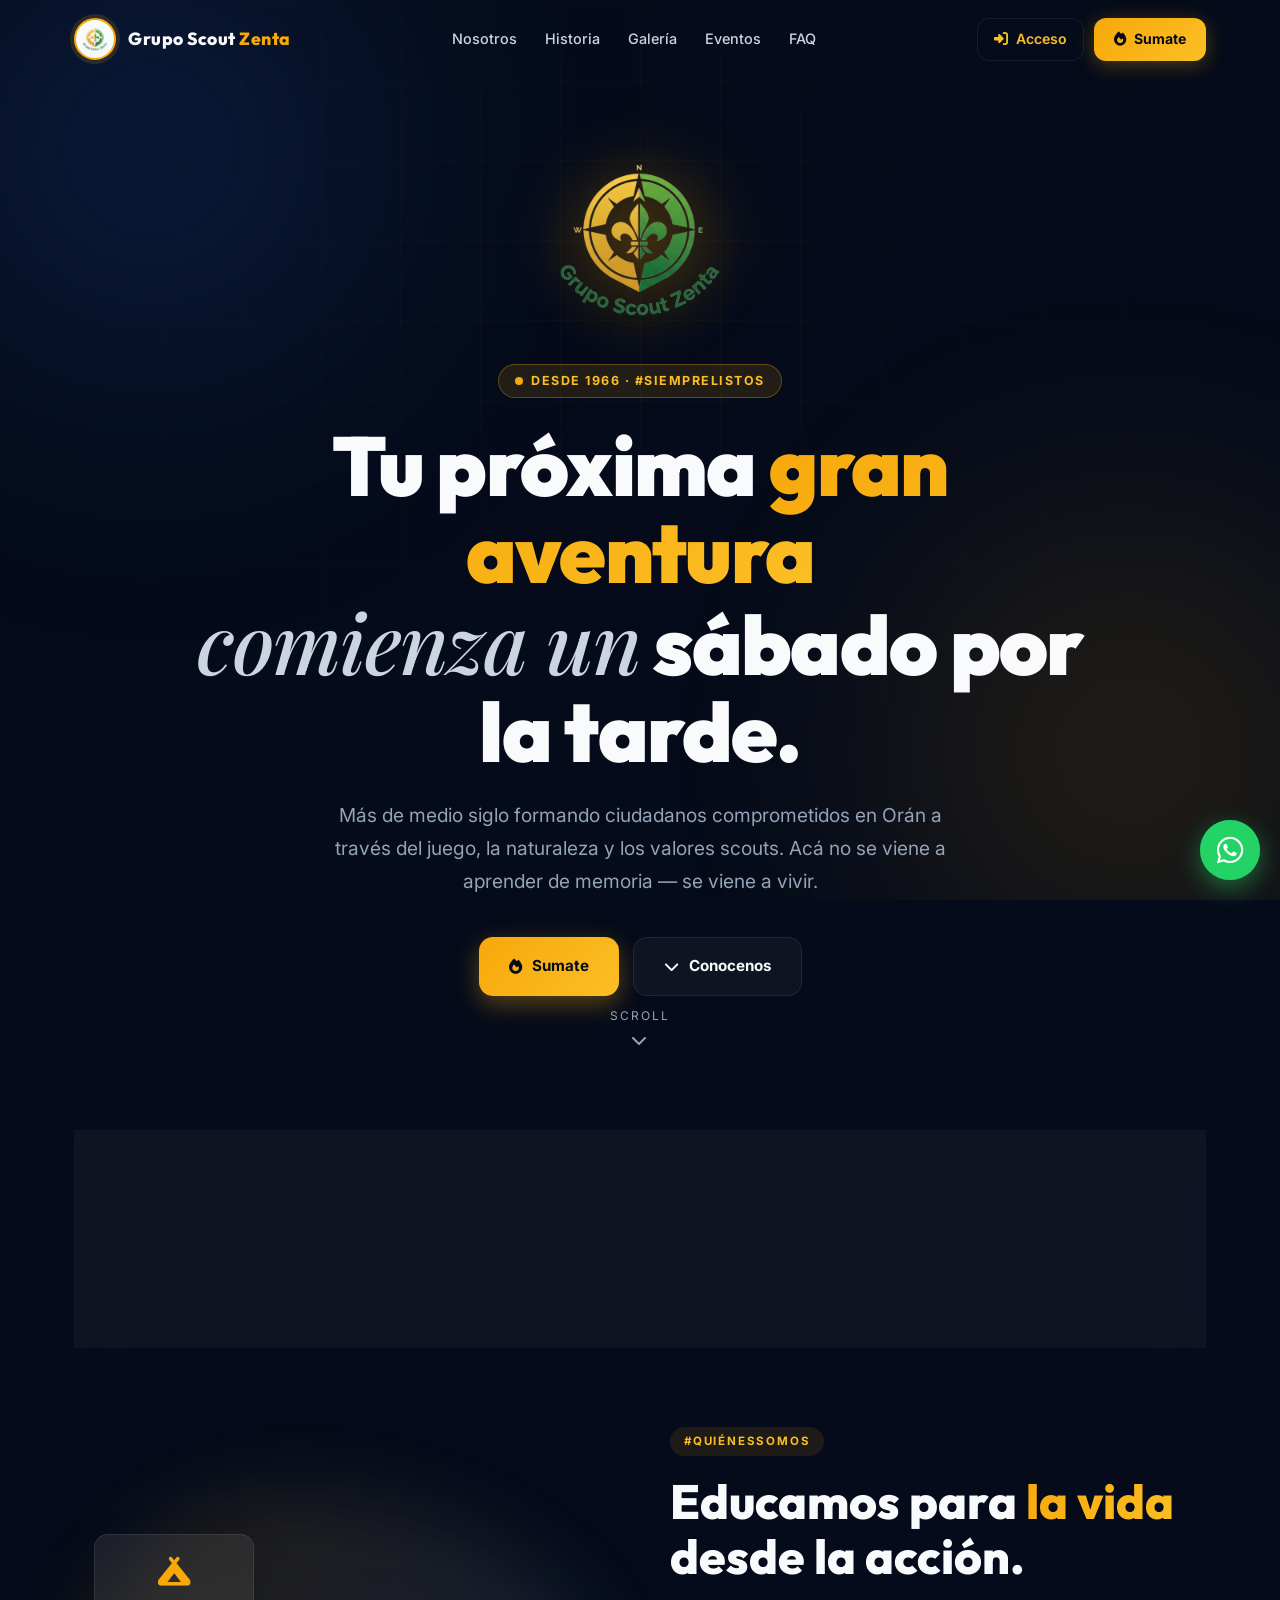
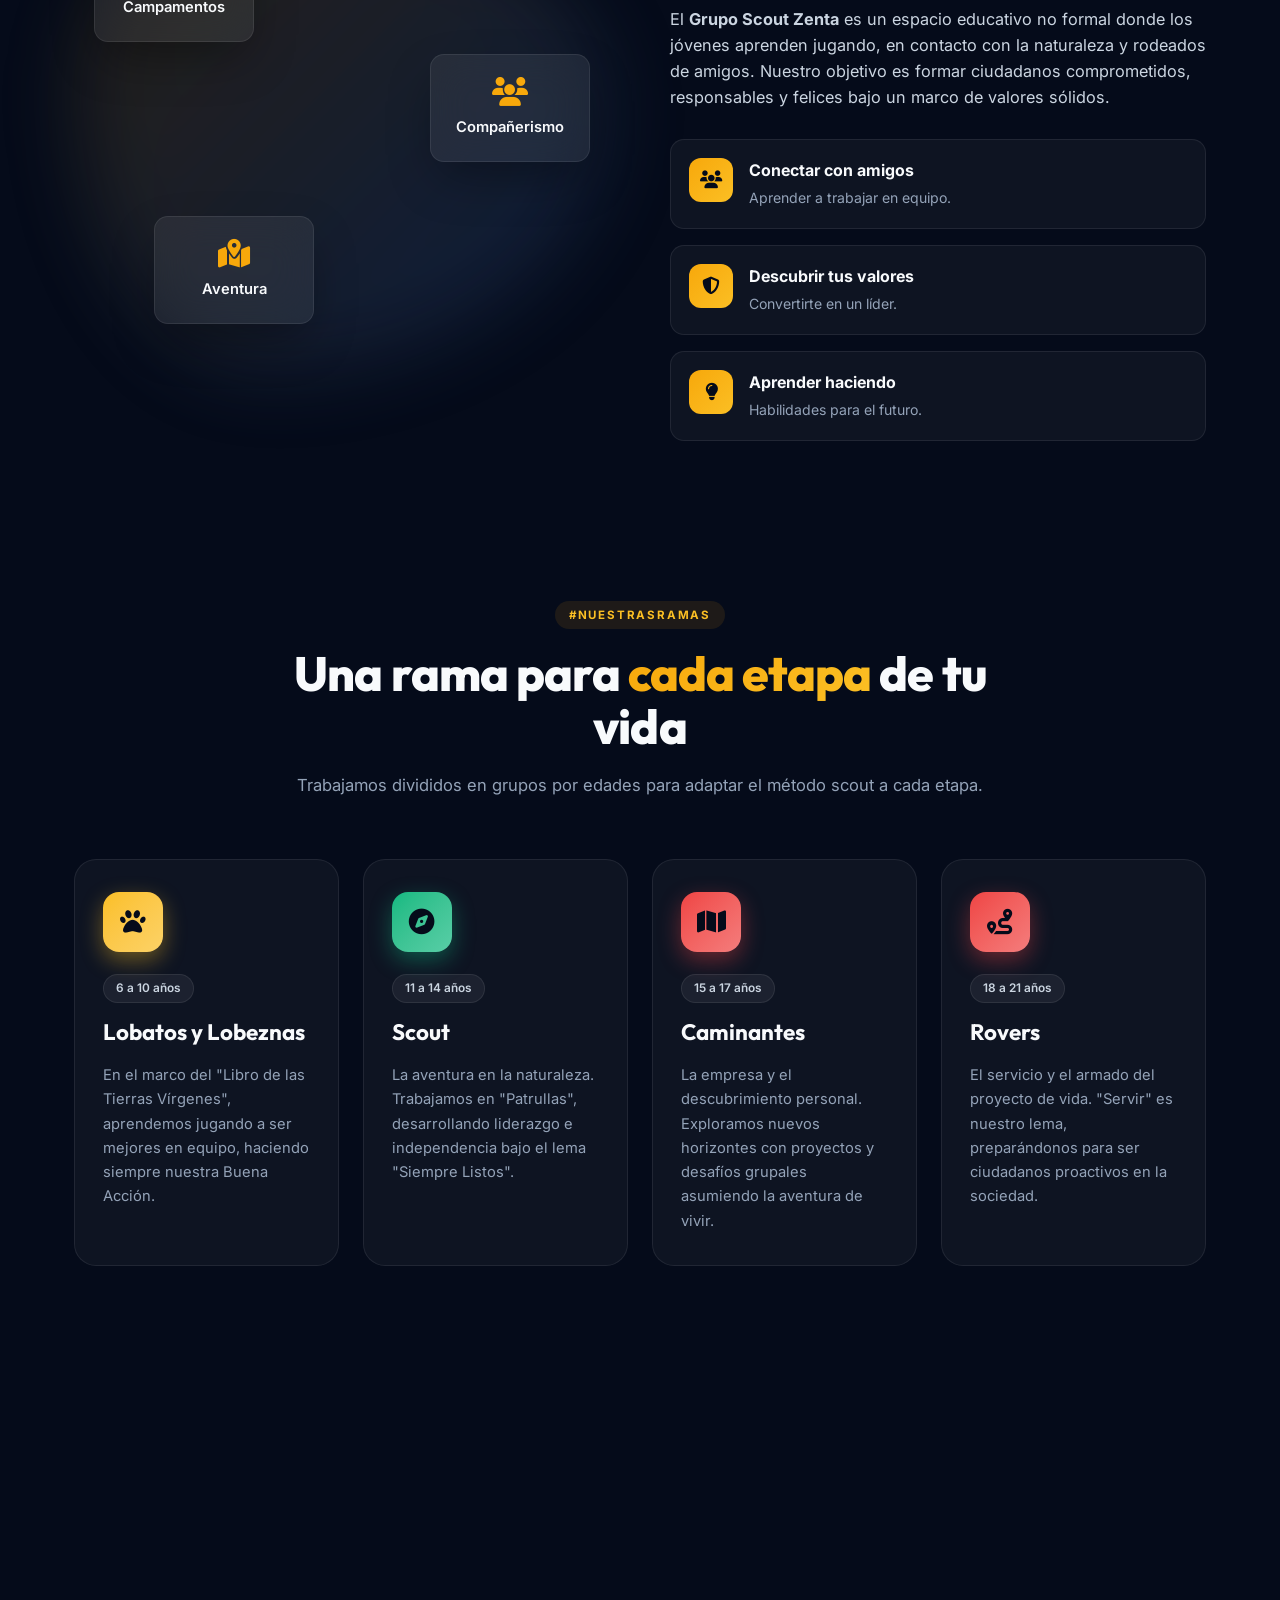
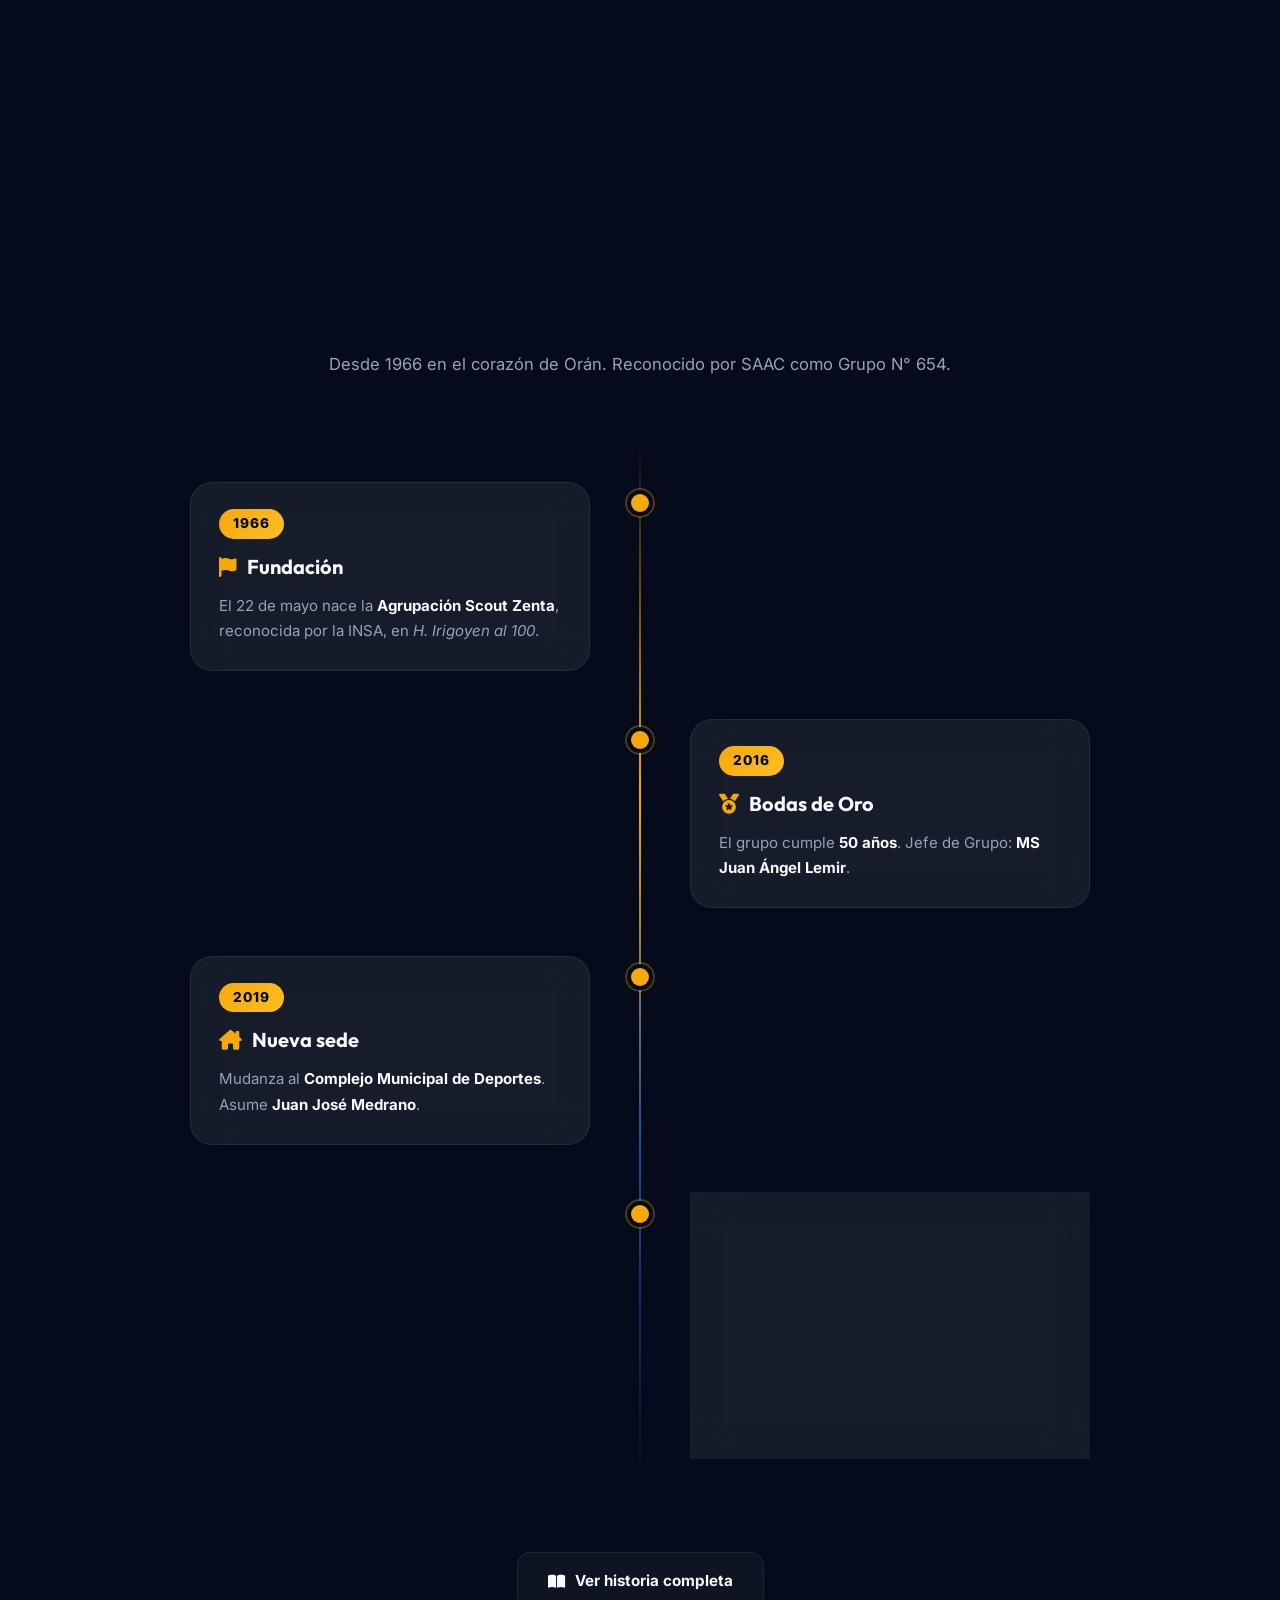
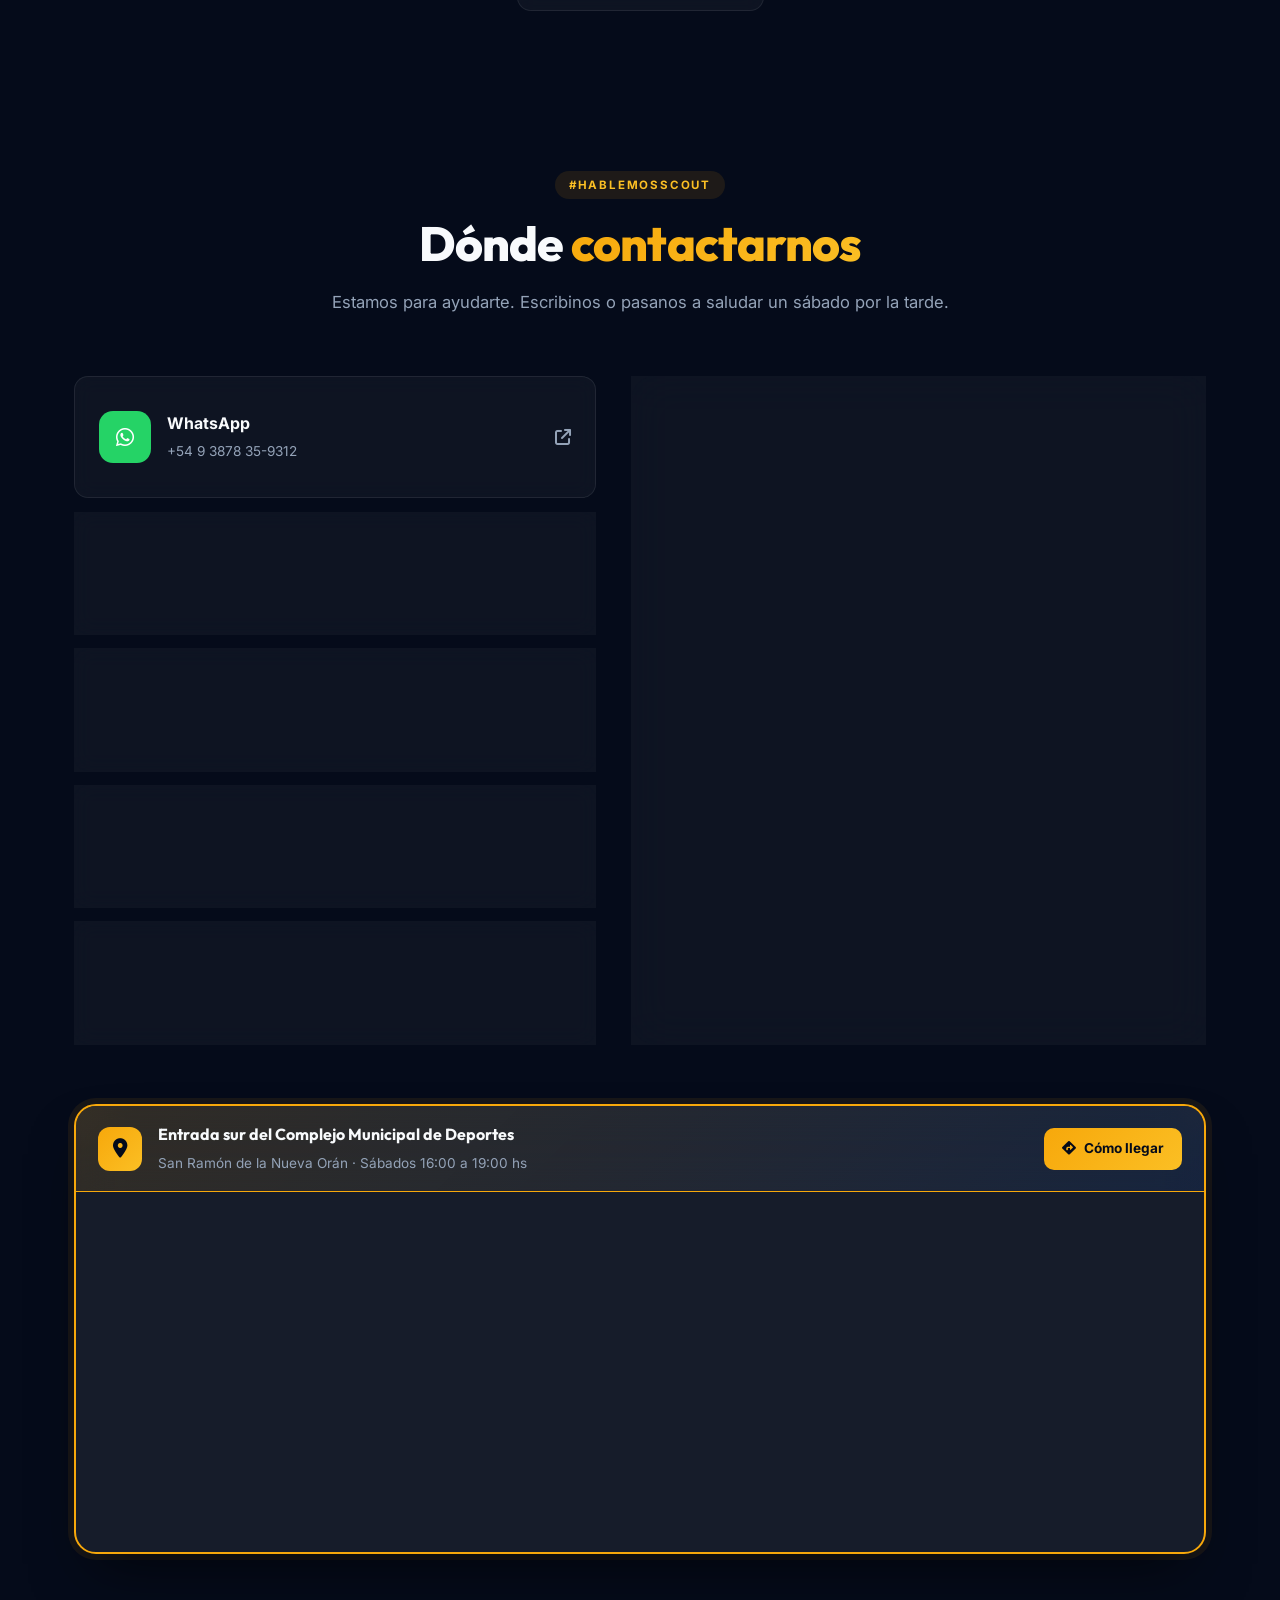
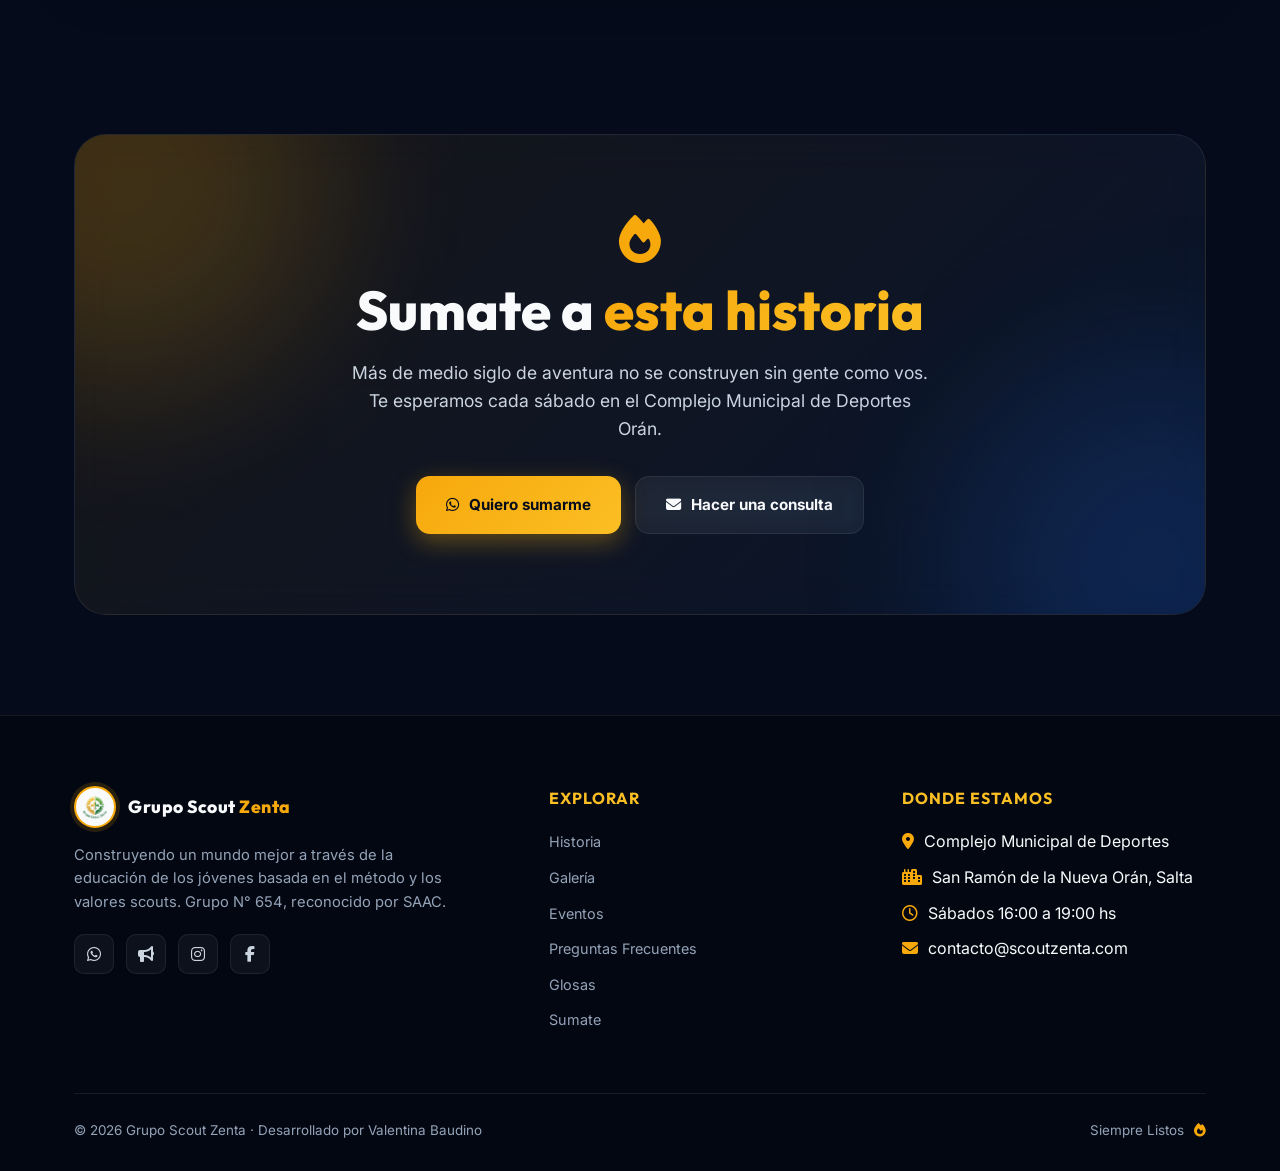
<file: index.html>
<!DOCTYPE html>
<html lang="es">
<head>
  <meta charset="UTF-8" />
  <meta name="viewport" content="width=device-width, initial-scale=1.0" />
  <title>Grupo Scout Zenta · Más de medio siglo formando aventureros en Orán</title>
  <meta name="description" content="Desde 1966 en el corazón de Orán. Formamos niños y jóvenes con el método scout en Lobatos, Scout, Caminantes y Rovers. Sumate a la aventura." />
  <meta name="theme-color" content="#0b2b5d" />
  <link rel="icon" href="assets/logosf.png" type="image/png" />
  <link rel="apple-touch-icon" href="assets/logosf.png" />
  <link rel="canonical" href="https://scoutzenta.com/" />
  <meta property="og:type" content="website" />
  <meta property="og:url" content="https://scoutzenta.com/" />
  <meta property="og:title" content="Grupo Scout Zenta · Siempre Listos" />
  <meta property="og:description" content="Más de medio siglo de aventura scout en Orán. Lobatos, Scout, Caminantes y Rovers. Sábados de 16 a 19 hs." />
  <meta property="og:image" content="https://scoutzenta.com/assets/logo.png" />
  <meta property="og:locale" content="es_AR" />
  <meta name="twitter:card" content="summary_large_image" />
  <meta name="twitter:title" content="Grupo Scout Zenta · Siempre Listos" />
  <meta name="twitter:description" content="Más de medio siglo de aventura scout en Orán. Sumate a la aventura." />
  <meta name="twitter:image" content="https://scoutzenta.com/assets/logo.png" />

  <script type="application/ld+json">
  {
    "@context": "https://schema.org",
    "@type": ["Organization", "NGO"],
    "name": "Grupo Scout Zenta",
    "alternateName": "Agrupación Scout Zenta · Grupo N° 654",
    "url": "https://scoutzenta.com/",
    "logo": "https://scoutzenta.com/assets/logo.png",
    "image": "https://scoutzenta.com/assets/logo.png",
    "description": "Grupo scout de San Ramón de la Nueva Orán, Salta. Desde 1966 formamos niños y jóvenes con el método scout en cuatro ramas: Lobatos, Scout, Caminantes y Rovers.",
    "foundingDate": "1966-05-22",
    "slogan": "Siempre Listos",
    "email": "contacto@scoutzenta.com",
    "telephone": "+5493878359312",
    "areaServed": "San Ramón de la Nueva Orán, Salta, Argentina",
    "address": {
      "@type": "PostalAddress",
      "streetAddress": "Complejo Municipal de Deportes",
      "addressLocality": "San Ramón de la Nueva Orán",
      "addressRegion": "Salta",
      "addressCountry": "AR"
    },
    "sameAs": [
      "https://instagram.com/gscoutzenta",
      "https://www.facebook.com/share/1HpJdo8r63/"
    ]
  }
  </script>

  <link rel="preconnect" href="https://fonts.googleapis.com" />
  <link rel="preconnect" href="https://fonts.gstatic.com" crossorigin />
  <link href="https://fonts.googleapis.com/css2?family=Inter:wght@300;400;500;600;700&family=Outfit:wght@500;600;700;800;900&family=Playfair+Display:ital,wght@1,500;1,700&display=swap" rel="stylesheet" />
  <link rel="stylesheet" href="assets/css/zenta.css" />
  <link rel="stylesheet" href="https://cdnjs.cloudflare.com/ajax/libs/font-awesome/6.5.1/css/all.min.css" crossorigin="anonymous" referrerpolicy="no-referrer" />

  <style>
    /* ===== Hero ===== */
    .hero {
      min-height: 100vh;
      display: flex; align-items: center; justify-content: center;
      position: relative;
      padding: 140px 0 80px;
      text-align: center;
      overflow: hidden;
    }
    .hero-logo-wrap {
      position: relative;
      display: inline-block;
      margin-bottom: 24px;
      width: 200px; height: 200px;
    }
    .hero-logo-wrap::before {
      content: "";
      position: absolute;
      inset: -10px;
      border-radius: 50%;
      background: radial-gradient(circle at center,
        rgba(247, 168, 11, 0.55) 0%,
        rgba(247, 168, 11, 0.18) 30%,
        transparent 65%);
      filter: blur(28px);
      pointer-events: none;
      z-index: 0;
      animation: logo-pulse 5s ease-in-out infinite;
    }
    @keyframes logo-pulse {
      0%, 100% { transform: scale(1); opacity: 0.85; }
      50% { transform: scale(1.08); opacity: 1; }
    }
    .hero-logo {
      position: relative;
      width: 100%; height: 100%;
      z-index: 1;
    }
    .hero-logo img {
      width: 100%; height: 100%;
      object-fit: contain;
      filter: drop-shadow(0 12px 24px rgba(0, 0, 0, 0.45));
    }
    .hero-badge {
      display: flex; width: fit-content;
      margin: 0 auto 24px;
      align-items: center; gap: 8px;
      padding: 6px 16px;
      background: rgba(247, 168, 11, 0.12);
      border: 1px solid rgba(247, 168, 11, 0.3);
      border-radius: 999px;
      color: var(--gold-light);
      font-size: 0.78rem; font-weight: 700;
      letter-spacing: 1.5px; text-transform: uppercase;
    }
    .hero-badge .dot {
      width: 8px; height: 8px;
      background: var(--gold);
      border-radius: 50%;
      animation: pulse 2s ease-in-out infinite;
    }
    @keyframes pulse {
      0%,100% { transform: scale(1); opacity: 1; }
      50% { transform: scale(1.4); opacity: 0.6; }
    }
    .hero h1 {
      font-family: var(--font-display);
      font-size: clamp(2.4rem, 6.5vw, 5.2rem);
      font-weight: 900;
      line-height: 1.05;
      letter-spacing: -0.02em;
      max-width: 900px;
      margin: 0 auto 24px;
    }
    .hero h1 .gold {
      background: linear-gradient(135deg, var(--gold), var(--gold-light));
      -webkit-background-clip: text; background-clip: text;
      -webkit-text-fill-color: transparent;
    }
    .hero h1 .serif {
      font-family: var(--font-serif);
      font-style: italic; font-weight: 500;
      display: inline-block; color: var(--text-soft);
    }
    .hero p.lead {
      font-size: clamp(1rem, 1.6vw, 1.2rem);
      color: var(--text-mute);
      max-width: 640px; margin: 0 auto 40px;
      line-height: 1.7;
    }
    .hero-actions {
      display: flex; gap: 14px; justify-content: center; flex-wrap: wrap;
    }
    .scroll-cue {
      position: absolute;
      bottom: 28px; left: 50%;
      transform: translateX(-50%);
      color: var(--text-mute);
      font-size: 0.75rem; text-transform: uppercase; letter-spacing: 2px;
      animation: bob 2.4s ease-in-out infinite;
      text-decoration: none;
    }
    .scroll-cue i { display: block; margin-top: 6px; font-size: 1rem; }
    @keyframes bob {
      0%,100% { transform: translate(-50%, 0); opacity: 0.7; }
      50% { transform: translate(-50%, 8px); opacity: 1; }
    }

    /* ===== Stats ===== */
    .stats { padding: 60px 0 0; }
    .stats-grid {
      display: grid; grid-template-columns: 1fr 1.2fr 1fr; gap: 24px;
      padding: 40px;
      background: var(--glass);
      border: 1px solid var(--line);
      border-radius: var(--radius);
      backdrop-filter: blur(20px);
      align-items: center;
    }
    .stat { text-align: center; position: relative; }
    .stat:not(:last-child)::after {
      content: ""; position: absolute;
      right: -12px; top: 20%; bottom: 20%;
      width: 1px; background: var(--line);
    }
    .stat-brand {
      display: flex; flex-direction: column;
      align-items: center; gap: 10px;
      padding: 4px 0;
    }
    .stat-brand .mini-emblem {
      width: 90px; height: 90px;
      position: relative;
    }
    .stat-brand .mini-emblem::before {
      content: "";
      position: absolute;
      inset: -8px;
      border-radius: 50%;
      background: radial-gradient(circle, rgba(247, 168, 11, 0.45), transparent 65%);
      filter: blur(14px);
      animation: badge-glow 4s ease-in-out infinite;
      z-index: 0;
    }
    .stat-brand .mini-emblem img {
      position: relative;
      width: 100%; height: 100%;
      object-fit: contain;
      filter: drop-shadow(0 6px 12px rgba(0, 0, 0, 0.4));
      z-index: 1;
    }
    @keyframes badge-glow {
      0%,100% { transform: scale(1); opacity: 0.7; }
      50% { transform: scale(1.15); opacity: 1; }
    }
    .stat-brand .hash {
      font-family: var(--font-display);
      font-weight: 800;
      font-size: 0.85rem;
      letter-spacing: 1.5px;
      background: linear-gradient(135deg, var(--gold), var(--gold-light));
      -webkit-background-clip: text; background-clip: text;
      -webkit-text-fill-color: transparent;
      text-transform: uppercase;
    }
    .stat-num {
      font-family: var(--font-display);
      font-size: clamp(2.2rem, 4vw, 3.4rem);
      font-weight: 900;
      background: linear-gradient(135deg, var(--gold), var(--gold-light));
      -webkit-background-clip: text; background-clip: text;
      -webkit-text-fill-color: transparent;
      line-height: 1;
    }
    .stat-label {
      margin-top: 8px;
      color: var(--text-mute);
      font-size: 0.85rem; font-weight: 500;
      letter-spacing: 0.5px; text-transform: uppercase;
    }

    /* ===== About ===== */
    .about-grid {
      display: grid; grid-template-columns: 1fr 1fr;
      gap: 60px; align-items: center;
    }
    .about-visual { position: relative; height: 480px; }
    .blob {
      position: absolute; inset: 0;
      background: linear-gradient(135deg, rgba(247, 168, 11, 0.2), rgba(27, 75, 155, 0.4));
      border-radius: 40% 60% 65% 35% / 40% 45% 55% 60%;
      animation: morph 14s ease-in-out infinite;
      filter: blur(40px);
      opacity: 0.7;
    }
    @keyframes morph {
      0%,100% { border-radius: 40% 60% 65% 35% / 40% 45% 55% 60%; }
      50% { border-radius: 60% 40% 35% 65% / 60% 55% 45% 40%; }
    }
    .photo-cards { position: absolute; inset: 20px; }
    .pcard {
      position: absolute;
      background: var(--glass-strong);
      border: 1px solid var(--line);
      backdrop-filter: blur(20px);
      border-radius: var(--radius-sm);
      padding: 22px;
      display: flex; flex-direction: column; align-items: center; gap: 10px;
      width: 160px;
      box-shadow: 0 20px 50px -10px rgba(0,0,0,0.4);
      transition: transform 0.4s ease;
    }
    .pcard:hover { transform: translateY(-8px) rotate(-2deg); }
    .pcard i { font-size: 1.8rem; color: var(--gold); }
    .pcard span { font-weight: 600; font-size: 0.92rem; }
    .pc-1 { top: 20px; left: 0; animation: floaty 6s ease-in-out infinite; }
    .pc-2 { top: 140px; right: 0; animation: floaty 6s ease-in-out 1s infinite; }
    .pc-3 { bottom: 30px; left: 60px; animation: floaty 6s ease-in-out 2s infinite; }
    @keyframes floaty {
      0%,100% { transform: translateY(0); }
      50% { transform: translateY(-12px); }
    }
    .about-text h2 {
      font-family: var(--font-display);
      font-size: clamp(2rem, 4vw, 3rem);
      font-weight: 800;
      line-height: 1.15;
      margin-bottom: 22px;
    }
    .about-text h2 .gold {
      background: linear-gradient(135deg, var(--gold), var(--gold-light));
      -webkit-background-clip: text; background-clip: text;
      -webkit-text-fill-color: transparent;
    }
    .about-text p { color: var(--text-soft); margin-bottom: 22px; font-size: 1.02rem; }
    .values { display: grid; gap: 16px; margin-top: 28px; }
    .value {
      display: flex; gap: 16px; align-items: flex-start;
      padding: 18px;
      background: var(--glass);
      border: 1px solid var(--line);
      border-radius: var(--radius-sm);
      transition: all 0.3s;
    }
    .value:hover {
      background: var(--glass-strong);
      transform: translateX(6px);
      border-color: var(--gold);
    }
    .value-icon {
      width: 44px; height: 44px;
      background: linear-gradient(135deg, var(--gold), var(--gold-light));
      color: var(--navy-deep);
      border-radius: 12px;
      display: flex; align-items: center; justify-content: center;
      font-size: 1.1rem;
      flex-shrink: 0;
    }
    .value h4 { color: var(--text); margin-bottom: 4px; font-size: 1rem; }
    .value p { color: var(--text-mute); margin: 0; font-size: 0.88rem; }

    /* ===== Ramas ===== */
    .ramas-grid {
      display: grid;
      grid-template-columns: repeat(auto-fit, minmax(260px, 1fr));
      gap: 24px;
    }
    .rama {
      position: relative;
      padding: 32px 28px;
      background: var(--glass);
      border: 1px solid var(--line);
      border-radius: var(--radius);
      overflow: hidden;
      transition: all 0.4s cubic-bezier(0.4, 0, 0.2, 1);
    }
    .rama::before {
      content: ""; position: absolute; inset: 0;
      background: linear-gradient(135deg, transparent 50%, var(--accent) 200%);
      opacity: 0; transition: opacity 0.4s;
    }
    .rama:hover::before { opacity: 0.15; }
    .rama:hover { transform: translateY(-10px); border-color: var(--accent); }
    .rama-icon {
      width: 60px; height: 60px;
      border-radius: 16px;
      background: linear-gradient(135deg, var(--accent), color-mix(in srgb, var(--accent) 70%, white));
      display: flex; align-items: center; justify-content: center;
      font-size: 1.6rem; color: var(--navy-deep);
      margin-bottom: 22px;
      box-shadow: 0 8px 22px color-mix(in srgb, var(--accent) 40%, transparent);
    }
    .rama-age {
      display: inline-block;
      padding: 4px 12px;
      background: rgba(255,255,255,0.06);
      border: 1px solid var(--line);
      border-radius: 999px;
      font-size: 0.74rem; font-weight: 600;
      color: var(--text-soft); margin-bottom: 12px;
    }
    .rama h3 {
      font-family: var(--font-display);
      font-size: 1.4rem; font-weight: 700; margin-bottom: 12px;
    }
    .rama p { color: var(--text-mute); font-size: 0.92rem; line-height: 1.65; }
    .rama.lobatos { --accent: #fbbf24; }
    .rama.scout { --accent: #10b981; }
    .rama.caminantes { --accent: #ef4444; }
    .rama.rovers { --accent: #ef4444; }
    .rama.educadores { --accent: #ffffff; }

    /* ===== Timeline mini ===== */
    .timeline {
      position: relative; max-width: 900px; margin: 0 auto; padding: 20px 0;
    }
    .timeline::before {
      content: ""; position: absolute;
      left: 50%; top: 0; bottom: 0;
      width: 2px;
      background: linear-gradient(180deg, transparent, var(--gold), var(--navy-glow), transparent);
      transform: translateX(-50%);
    }
    .tl-item { position: relative; width: 50%; padding: 24px 50px 24px 0; }
    .tl-item:nth-child(even) { margin-left: 50%; padding: 24px 0 24px 50px; }
    .tl-dot {
      position: absolute; top: 36px;
      width: 18px; height: 18px;
      border-radius: 50%;
      background: var(--gold);
      box-shadow: 0 0 0 4px var(--navy-deep), 0 0 0 6px rgba(247, 168, 11, 0.3);
      z-index: 2;
    }
    .tl-item:nth-child(odd) .tl-dot { right: -9px; }
    .tl-item:nth-child(even) .tl-dot { left: -9px; }
    .tl-card {
      background: var(--glass-strong);
      border: 1px solid var(--line);
      backdrop-filter: blur(20px);
      border-radius: var(--radius);
      padding: 26px 28px;
      transition: all 0.4s;
    }
    .tl-card:hover { transform: translateY(-4px); border-color: var(--gold); }
    .tl-year {
      display: inline-block;
      padding: 4px 14px;
      background: linear-gradient(135deg, var(--gold), var(--gold-light));
      color: var(--navy-deep);
      font-weight: 800;
      border-radius: 999px;
      font-size: 0.85rem; letter-spacing: 1px;
      margin-bottom: 12px;
    }
    .tl-year.now { background: linear-gradient(135deg, var(--green-accent), #34d399); color: white; }
    .tl-card h3 {
      font-family: var(--font-display);
      font-size: 1.25rem; margin-bottom: 10px;
      display: flex; gap: 10px; align-items: center;
    }
    .tl-card h3 i { color: var(--gold); }
    .tl-card p { color: var(--text-mute); font-size: 0.94rem; line-height: 1.7; }
    .tl-card strong { color: var(--text); }

    /* ===== Contact ===== */
    .contact-grid {
      display: grid;
      grid-template-columns: 1fr 1.1fr;
      gap: 36px; align-items: stretch;
    }
    .channels { display: grid; gap: 14px; }
    .channel {
      display: flex; align-items: center; gap: 16px;
      padding: 22px 24px;
      background: var(--glass);
      border: 1px solid var(--line);
      border-radius: var(--radius-sm);
      text-decoration: none; color: var(--text);
      transition: all 0.3s; backdrop-filter: blur(10px);
    }
    .channel:hover {
      background: var(--glass-strong);
      transform: translateX(8px);
      border-color: var(--c-color, var(--gold));
    }
    .ch-icon {
      width: 52px; height: 52px;
      border-radius: 14px;
      background: var(--c-color);
      color: white;
      display: flex; align-items: center; justify-content: center;
      font-size: 1.3rem; flex-shrink: 0;
    }
    .ch-body { flex: 1; }
    .ch-body strong { display: block; font-size: 1rem; margin-bottom: 2px; }
    .ch-body span { color: var(--text-mute); font-size: 0.85rem; }
    .channel i.fa-arrow-up-right-from-square { color: var(--text-mute); }
    .ch-wa { --c-color: #25d366; }
    .ch-ig { --c-color: #e1306c; }
    .ch-fb { --c-color: #1877f2; }
    .ch-canal { --c-color: #f7a80b; }
    .ch-time { --c-color: #60a5fa; cursor: default; }

    .contact-form {
      background: var(--glass);
      border: 1px solid var(--line);
      border-radius: var(--radius);
      padding: 36px;
      backdrop-filter: blur(20px);
    }
    .form-tag {
      display: inline-block;
      padding: 4px 12px;
      background: rgba(16, 185, 129, 0.15);
      color: #34d399;
      border-radius: 999px;
      font-size: 0.7rem; font-weight: 700;
      letter-spacing: 1.5px; text-transform: uppercase;
      margin-bottom: 14px;
    }
    .contact-form h3 {
      font-family: var(--font-display);
      font-size: 1.5rem; margin-bottom: 10px;
    }
    .contact-form > p {
      color: var(--text-mute); font-size: 0.92rem; margin-bottom: 26px;
    }
    .form-field { display: block; margin-bottom: 18px; }
    .form-field span {
      display: block;
      color: var(--text-soft);
      font-size: 0.82rem; font-weight: 600;
      margin-bottom: 6px;
    }
    .form-field input,
    .form-field textarea {
      width: 100%; padding: 13px 16px;
      background: rgba(255,255,255,0.04);
      border: 1px solid var(--line);
      border-radius: 10px; color: var(--text);
      font-family: inherit; font-size: 0.95rem;
      transition: all 0.25s;
    }
    .form-field input:focus, .form-field textarea:focus {
      outline: none; border-color: var(--gold);
      background: rgba(255,255,255,0.06);
      box-shadow: 0 0 0 3px rgba(247, 168, 11, 0.15);
    }
    .form-field textarea { resize: vertical; min-height: 110px; }
    .form-row { display: grid; grid-template-columns: 1fr 1fr; gap: 14px; }
    .submit-btn {
      width: 100%; padding: 16px;
      background: linear-gradient(135deg, var(--gold), var(--gold-light));
      color: var(--navy-deep);
      border: none; border-radius: 12px;
      font-weight: 700; font-size: 1rem;
      cursor: pointer; transition: all 0.3s;
      display: flex; align-items: center; justify-content: center; gap: 10px;
    }
    .submit-btn:hover {
      transform: translateY(-2px);
      box-shadow: 0 10px 30px rgba(247, 168, 11, 0.4);
    }
    .form-mini {
      display: block; margin-top: 14px;
      color: var(--text-mute);
      font-size: 0.78rem; text-align: center;
    }
    .map {
      margin-top: 60px;
      border-radius: var(--radius);
      overflow: hidden;
      border: 2px solid var(--gold);
      box-shadow: 0 30px 60px -20px rgba(0,0,0,0.6), 0 0 0 6px rgba(247, 168, 11, 0.08);
      background: var(--glass-strong);
    }
    .map-banner {
      display: flex; align-items: center; gap: 16px;
      padding: 16px 22px;
      background: linear-gradient(135deg, rgba(247, 168, 11, 0.12), rgba(27, 75, 155, 0.18));
      border-bottom: 1px solid var(--gold);
      backdrop-filter: blur(20px);
    }
    .map-banner > i {
      width: 44px; height: 44px;
      flex-shrink: 0;
      background: linear-gradient(135deg, var(--gold), var(--gold-light));
      color: var(--navy-deep);
      border-radius: 12px;
      display: flex; align-items: center; justify-content: center;
      font-size: 1.2rem;
    }
    .map-banner > div { flex: 1; min-width: 0; }
    .map-banner strong {
      display: block;
      font-family: var(--font-display);
      font-size: 1rem;
      color: var(--text);
      margin-bottom: 2px;
    }
    .map-banner span {
      color: var(--text-mute);
      font-size: 0.85rem;
    }
    .map-link {
      display: inline-flex; align-items: center; gap: 8px;
      padding: 10px 18px;
      background: linear-gradient(135deg, var(--gold), var(--gold-light));
      color: var(--navy-deep);
      border-radius: 10px;
      text-decoration: none;
      font-weight: 700;
      font-size: 0.85rem;
      transition: all 0.25s;
      white-space: nowrap;
    }
    .map-link:hover {
      transform: translateY(-2px);
      box-shadow: 0 8px 20px rgba(247, 168, 11, 0.45);
    }
    .map iframe {
      display: block; width: 100%; height: 360px; border: 0;
    }
    @media (max-width: 620px) {
      .map-banner { flex-wrap: wrap; }
      .map-link { width: 100%; justify-content: center; }
    }

    /* ===== CTA Final ===== */
    .cta-final { padding: 100px 0; }
    .cta-box {
      position: relative; text-align: center;
      padding: 80px 40px;
      background: linear-gradient(135deg, rgba(247, 168, 11, 0.08), rgba(27, 75, 155, 0.15));
      border: 1px solid var(--line);
      border-radius: 32px;
      overflow: hidden;
      backdrop-filter: blur(20px);
    }
    .cta-box::before, .cta-box::after {
      content: ""; position: absolute;
      width: 400px; height: 400px;
      border-radius: 50%; filter: blur(80px);
    }
    .cta-box::before { top: -150px; left: -150px; background: var(--gold); opacity: 0.18; }
    .cta-box::after { bottom: -150px; right: -150px; background: var(--navy-glow); opacity: 0.3; }
    .cta-flame {
      font-size: 3rem; color: var(--gold); margin-bottom: 18px;
      animation: flicker 2.5s ease-in-out infinite;
    }
    @keyframes flicker {
      0%,100% { transform: scale(1) rotate(-2deg); }
      50% { transform: scale(1.08) rotate(3deg); }
    }
    .cta-box h2 {
      font-family: var(--font-display);
      font-size: clamp(2rem, 4.5vw, 3.4rem);
      font-weight: 800; line-height: 1.1;
      margin-bottom: 18px; position: relative;
    }
    .cta-box p {
      color: var(--text-soft); font-size: 1.1rem;
      max-width: 580px; margin: 0 auto 32px; position: relative;
    }
    .cta-actions {
      display: flex; gap: 14px;
      justify-content: center; flex-wrap: wrap;
      position: relative;
    }

    /* Toast */
    .toast {
      position: fixed; bottom: 30px; right: 30px;
      background: var(--glass-strong);
      backdrop-filter: blur(20px);
      border: 1px solid var(--gold);
      border-radius: var(--radius-sm);
      padding: 18px 22px;
      display: flex; gap: 14px; align-items: center;
      box-shadow: 0 20px 40px rgba(0,0,0,0.4);
      transform: translateY(100px); opacity: 0;
      transition: all 0.4s cubic-bezier(0.4, 0, 0.2, 1);
      z-index: 300;
    }
    .toast.show { transform: translateY(0); opacity: 1; }
    .toast i { color: var(--gold); font-size: 1.4rem; }
    .toast strong { display: block; font-size: 0.95rem; }
    .toast small { color: var(--text-mute); font-size: 0.82rem; }

    @media (max-width: 920px) {
      .stats-grid { grid-template-columns: 1fr; padding: 26px; gap: 30px; }
      .stat:not(:last-child)::after { display: none; }
      .stat-brand .mini-emblem { width: 64px; height: 64px; }
      .about-grid { grid-template-columns: 1fr; gap: 30px; }
      /* En celular: las tarjetas dejan de flotar (se amontonaban) y van en fila ordenada */
      .about-visual { height: auto; min-height: 160px; display: flex; align-items: center; justify-content: center; }
      .photo-cards { position: static; inset: auto; display: flex; flex-wrap: wrap; gap: 12px; justify-content: center; width: 100%; }
      .pcard { position: static; width: auto; flex: 1 1 30%; min-width: 95px; max-width: 150px; animation: none; padding: 16px 12px; }
      .pc-1, .pc-2, .pc-3 { position: static; top: auto; left: auto; right: auto; bottom: auto; }
      .contact-grid { grid-template-columns: 1fr; }
      .timeline::before { left: 18px; }
      .tl-item, .tl-item:nth-child(even) {
        width: 100%; margin-left: 0;
        padding: 24px 0 24px 50px;
      }
      .tl-item:nth-child(odd) .tl-dot,
      .tl-item:nth-child(even) .tl-dot { left: 8px; right: auto; }
    }
    @media (max-width: 540px) {
      .hero { padding: 120px 0 60px; }
      .hero-logo-wrap { width: 140px; height: 140px; }
      .stats-grid { grid-template-columns: 1fr; }
      .stat::after { display: none !important; }
      .form-row { grid-template-columns: 1fr; }
      .contact-form { padding: 26px; }
      .cta-box { padding: 50px 24px; }
    }
  </style>
</head>

<body>

  <div class="bg-aurora"></div>
  <div class="bg-grid"></div>

  <!-- NAV -->
  <nav class="nav" id="nav">
    <div class="container nav-inner">
      <a href="index.html" class="brand">
        <img src="assets/logosf.png" alt="Logo Grupo Scout Zenta" class="brand-logo" />
        <span class="brand-text">Grupo Scout <span>Zenta</span></span>
      </a>
      <ul class="nav-links">
        <li><a href="#nosotros">Nosotros</a></li>
        <li><a href="historia.html">Historia</a></li>
        <li><a href="galeria.html">Galería</a></li>
        <li><a href="eventos.html">Eventos</a></li>
        <li><a href="faq.html">FAQ</a></li>
      </ul>
      <div style="display:flex; gap:10px; align-items:center;">
        <a href="https://panel.scoutzenta.com/login/" class="nav-access"><i class="fa-solid fa-right-to-bracket"></i> Acceso</a>
        <a href="#contacto" class="nav-cta">
          <i class="fa-solid fa-fire"></i> Sumate
        </a>
        <button class="nav-toggle" id="nav-toggle" aria-label="Abrir menú"><i class="fa-solid fa-bars"></i></button>
      </div>
    </div>
  </nav>

  <aside class="mobile-panel" id="mobile-panel" aria-hidden="true">
    <button class="mobile-close" id="mobile-close" aria-label="Cerrar"><i class="fa-solid fa-xmark"></i></button>
    <ul>
      <li><a href="#nosotros"><i class="fa-solid fa-shield-halved"></i> Nosotros</a></li>
      <li><a href="historia.html"><i class="fa-solid fa-book-open"></i> Historia</a></li>
      <li><a href="galeria.html"><i class="fa-solid fa-images"></i> Galería</a></li>
      <li><a href="eventos.html"><i class="fa-solid fa-calendar-days"></i> Eventos</a></li>
      <li><a href="faq.html"><i class="fa-solid fa-circle-question"></i> FAQ</a></li>
      <li><a href="glosas.html"><i class="fa-solid fa-feather-pointed"></i> Glosas</a></li>
    </ul>
    <a href="https://panel.scoutzenta.com/login/" class="mobile-access"><i class="fa-solid fa-right-to-bracket"></i> Acceso inscriptos</a>
    <a href="#contacto" class="mobile-cta">
      <i class="fa-solid fa-fire"></i> Sumate
    </a>
  </aside>

  <!-- HERO -->
  <header class="hero" id="inicio">
    <div class="container">
      <div class="hero-logo-wrap reveal scale">
        <div class="hero-logo">
          <img src="assets/logosf.png" alt="Logo Grupo Scout Zenta" />
        </div>
      </div>
      <div class="hero-badge reveal delay-1">
        <span class="dot"></span> Desde 1966 · #SiempreListos
      </div>
      <h1 class="reveal delay-2">
        Tu próxima <span class="gold">gran aventura</span><br />
        <span class="serif">comienza un</span> sábado por la tarde.
      </h1>
      <p class="lead reveal delay-3">
        Más de medio siglo formando ciudadanos comprometidos en Orán a través del juego, la naturaleza y los valores scouts. Acá no se viene a aprender de memoria — se viene a vivir.
      </p>
      <div class="hero-actions reveal delay-4">
        <a href="#contacto" class="btn btn-primary">
          <i class="fa-solid fa-fire"></i> Sumate
        </a>
        <a href="#nosotros" class="btn btn-ghost">
          <i class="fa-solid fa-chevron-down"></i> Conocenos
        </a>
      </div>
    </div>
    <a href="#nosotros" class="scroll-cue" aria-label="Scroll">
      Scroll<i class="fa-solid fa-chevron-down"></i>
    </a>
  </header>

  <!-- STATS -->
  <section class="stats">
    <div class="container">
      <div class="stats-grid reveal">
        <div class="stat">
          <div class="stat-num" data-count="60">0</div>
          <div class="stat-label">Años de aventura</div>
        </div>
        <div class="stat stat-brand">
          <div class="mini-emblem"><img src="assets/logosf.png" alt="Logo Zenta" /></div>
          <div class="hash">#SiempreListos</div>
        </div>
        <div class="stat">
          <div class="stat-num" data-count="4">0</div>
          <div class="stat-label">Ramas scout</div>
        </div>
      </div>
    </div>
  </section>

  <!-- NOSOTROS -->
  <section id="nosotros" class="section">
    <div class="container">
      <div class="about-grid">
        <div class="about-visual reveal">
          <div class="blob"></div>
          <div class="photo-cards">
            <div class="pcard pc-1"><i class="fa-solid fa-campground"></i><span>Campamentos</span></div>
            <div class="pcard pc-2"><i class="fa-solid fa-users"></i><span>Compañerismo</span></div>
            <div class="pcard pc-3"><i class="fa-solid fa-map-location-dot"></i><span>Aventura</span></div>
          </div>
        </div>
        <div class="about-text">
          <div class="section-tag reveal">#QuiénesSomos</div>
          <h2 class="reveal delay-1">Educamos para <span class="gold">la vida</span><br />desde la acción.</h2>
          <p class="reveal delay-2">
            El <strong>Grupo Scout Zenta</strong> es un espacio educativo no formal donde los jóvenes aprenden jugando, en contacto con la naturaleza y rodeados de amigos. Nuestro objetivo es formar ciudadanos comprometidos, responsables y felices bajo un marco de valores sólidos.
          </p>
          <div class="values">
            <div class="value reveal delay-2">
              <div class="value-icon"><i class="fa-solid fa-users"></i></div>
              <div><h4>Conectar con amigos</h4><p>Aprender a trabajar en equipo.</p></div>
            </div>
            <div class="value reveal delay-3">
              <div class="value-icon"><i class="fa-solid fa-shield-halved"></i></div>
              <div><h4>Descubrir tus valores</h4><p>Convertirte en un líder.</p></div>
            </div>
            <div class="value reveal delay-4">
              <div class="value-icon"><i class="fa-solid fa-lightbulb"></i></div>
              <div><h4>Aprender haciendo</h4><p>Habilidades para el futuro.</p></div>
            </div>
          </div>
        </div>
      </div>
    </div>
  </section>

  <!-- RAMAS -->
  <section id="ramas" class="section">
    <div class="container">
      <div class="section-head">
        <div class="section-tag reveal">#NuestrasRamas</div>
        <h2 class="reveal delay-1">Una rama para <span class="gold">cada etapa</span> de tu vida</h2>
        <p class="reveal delay-2">Trabajamos divididos en grupos por edades para adaptar el método scout a cada etapa.</p>
      </div>
      <div class="ramas-grid">
        <div class="rama lobatos reveal">
          <div class="rama-icon"><i class="fa-solid fa-paw"></i></div>
          <span class="rama-age">6 a 10 años</span>
          <h3>Lobatos y Lobeznas</h3>
          <p>En el marco del "Libro de las Tierras Vírgenes", aprendemos jugando a ser mejores en equipo, haciendo siempre nuestra Buena Acción.</p>
        </div>
        <div class="rama scout reveal delay-1">
          <div class="rama-icon"><i class="fa-solid fa-compass"></i></div>
          <span class="rama-age">11 a 14 años</span>
          <h3>Scout</h3>
          <p>La aventura en la naturaleza. Trabajamos en "Patrullas", desarrollando liderazgo e independencia bajo el lema "Siempre Listos".</p>
        </div>
        <div class="rama caminantes reveal delay-2">
          <div class="rama-icon"><i class="fa-solid fa-map"></i></div>
          <span class="rama-age">15 a 17 años</span>
          <h3>Caminantes</h3>
          <p>La empresa y el descubrimiento personal. Exploramos nuevos horizontes con proyectos y desafíos grupales asumiendo la aventura de vivir.</p>
        </div>
        <div class="rama rovers reveal delay-3">
          <div class="rama-icon"><i class="fa-solid fa-route"></i></div>
          <span class="rama-age">18 a 21 años</span>
          <h3>Rovers</h3>
          <p>El servicio y el armado del proyecto de vida. "Servir" es nuestro lema, preparándonos para ser ciudadanos proactivos en la sociedad.</p>
        </div>
        <div class="rama educadores reveal delay-4">
          <div class="rama-icon" style="background: linear-gradient(135deg, #ffffff, #cbd5e1);"><i class="fa-solid fa-hands-holding-circle"></i></div>
          <span class="rama-age">+22 años</span>
          <h3>Educadores</h3>
          <p>¿Tenés más de 22 años? Sumate como educador voluntario para acompañar, capacitar y guiar a los jóvenes en su desarrollo personal.</p>
        </div>
      </div>
    </div>
  </section>

  <!-- MINI HISTORIA -->
  <section id="historia-mini" class="section">
    <div class="container">
      <div class="section-head">
        <div class="section-tag reveal">#NuestraHistoria</div>
        <h2 class="reveal delay-1">Más de medio siglo <span class="gold">de aventura</span></h2>
        <p class="reveal delay-2">Desde 1966 en el corazón de Orán. Reconocido por SAAC como Grupo N° 654.</p>
      </div>
      <div class="timeline">
        <div class="tl-item reveal">
          <div class="tl-dot"></div>
          <div class="tl-card">
            <span class="tl-year">1966</span>
            <h3><i class="fa-solid fa-flag"></i> Fundación</h3>
            <p>El 22 de mayo nace la <strong>Agrupación Scout Zenta</strong>, reconocida por la INSA, en <em>H. Irigoyen al 100</em>.</p>
          </div>
        </div>
        <div class="tl-item reveal">
          <div class="tl-dot"></div>
          <div class="tl-card">
            <span class="tl-year">2016</span>
            <h3><i class="fa-solid fa-medal"></i> Bodas de Oro</h3>
            <p>El grupo cumple <strong>50 años</strong>. Jefe de Grupo: <strong>MS Juan Ángel Lemir</strong>.</p>
          </div>
        </div>
        <div class="tl-item reveal">
          <div class="tl-dot"></div>
          <div class="tl-card">
            <span class="tl-year">2019</span>
            <h3><i class="fa-solid fa-house-chimney"></i> Nueva sede</h3>
            <p>Mudanza al <strong>Complejo Municipal de Deportes</strong>. Asume <strong>Juan José Medrano</strong>.</p>
          </div>
        </div>
        <div class="tl-item reveal">
          <div class="tl-dot"></div>
          <div class="tl-card">
            <span class="tl-year now">Hoy</span>
            <h3><i class="fa-solid fa-fire"></i> Siempre Listos</h3>
            <p>De la mano del <strong>Jefe de Grupo Cristhian Galarza</strong>, en <strong>2026</strong> volvemos a encender el fogón: estamos retomando las actividades con toda la energía. <strong>¡Te esperamos para crecer juntos!</strong></p>
          </div>
        </div>
      </div>
      <div style="text-align:center; margin-top:50px;" class="reveal">
        <a href="historia.html" class="btn btn-ghost">
          <i class="fa-solid fa-book-open"></i> Ver historia completa
        </a>
      </div>
    </div>
  </section>

  <!-- CONTACTO -->
  <section id="contacto" class="section">
    <div class="container">
      <div class="section-head">
        <div class="section-tag reveal">#HablemosScout</div>
        <h2 class="reveal delay-1">Dónde <span class="gold">contactarnos</span></h2>
        <p class="reveal delay-2">Estamos para ayudarte. Escribinos o pasanos a saludar un sábado por la tarde.</p>
      </div>

      <div class="contact-grid">
        <div class="channels reveal">
          <a href="https://wa.me/5493878359312" target="_blank" rel="noopener" class="channel ch-wa">
            <div class="ch-icon"><i class="fa-brands fa-whatsapp"></i></div>
            <div class="ch-body"><strong>WhatsApp</strong><span>+54 9 3878 35-9312</span></div>
            <i class="fa-solid fa-arrow-up-right-from-square"></i>
          </a>
          <a href="https://instagram.com/gscoutzenta" target="_blank" rel="noopener" class="channel ch-ig">
            <div class="ch-icon"><i class="fa-brands fa-instagram"></i></div>
            <div class="ch-body"><strong>Instagram</strong><span>@gscoutzenta</span></div>
            <i class="fa-solid fa-arrow-up-right-from-square"></i>
          </a>
          <a href="https://www.facebook.com/share/1HpJdo8r63/" target="_blank" rel="noopener" class="channel ch-fb">
            <div class="ch-icon"><i class="fa-brands fa-facebook-f"></i></div>
            <div class="ch-body"><strong>Facebook</strong><span>Grupo Scout Zenta Orán</span></div>
            <i class="fa-solid fa-arrow-up-right-from-square"></i>
          </a>
          <a href="https://whatsapp.com/channel/0029Vb7MP3RLdQelYIBpIK2a" target="_blank" rel="noopener" class="channel ch-canal">
            <div class="ch-icon"><i class="fa-solid fa-bullhorn"></i></div>
            <div class="ch-body"><strong>Canal de novedades</strong><span>Avisos y circulares</span></div>
            <i class="fa-solid fa-arrow-up-right-from-square"></i>
          </a>
          <div class="channel ch-time">
            <div class="ch-icon"><i class="fa-regular fa-clock"></i></div>
            <div class="ch-body"><strong>Horario de actividad</strong><span>Sábados · 16:00 a 19:00 hs</span></div>
          </div>
        </div>

        <form
          method="POST"
          action="/api/contacto"
          class="contact-form reveal delay-1" id="contact-form"
        >
          <p style="display:none;" aria-hidden="true"><label>No completar: <input name="_honey" tabindex="-1" autocomplete="off" /></label></p>
          <span class="form-tag">Respondemos rápido</span>
          <h3>Mandanos un mensaje</h3>
          <p>Completá el formulario y te respondemos por email o WhatsApp en menos de 24 hs.</p>
          <label class="form-field">
            <span>Nombre y apellido</span>
            <input type="text" name="nombre" required placeholder="Ej. Juan Pérez" />
          </label>
          <div class="form-row">
            <label class="form-field">
              <span>Teléfono</span>
              <input type="tel" name="telefono" placeholder="+54 9 ..." />
            </label>
            <label class="form-field">
              <span>Email</span>
              <input type="email" name="email" required placeholder="email@ejemplo.com" />
            </label>
          </div>
          <label class="form-field">
            <span>Tu mensaje</span>
            <textarea name="mensaje" required placeholder="Contanos qué necesitás..."></textarea>
          </label>
          <button type="submit" class="submit-btn">
            <i class="fa-solid fa-paper-plane"></i> Enviar mensaje
          </button>
          <small class="form-mini"><i class="fa-solid fa-lock"></i> Tus datos solo se usan para responderte.</small>
        </form>
      </div>

      <div class="map reveal">
        <div class="map-banner">
          <i class="fa-solid fa-location-dot"></i>
          <div>
            <strong>Entrada sur del Complejo Municipal de Deportes</strong>
            <span>San Ramón de la Nueva Orán · Sábados 16:00 a 19:00 hs</span>
          </div>
          <a href="https://www.google.com/maps?q=-23.157735487738822,-64.33162102758284" target="_blank" rel="noopener" class="map-link">
            <i class="fa-solid fa-diamond-turn-right"></i> Cómo llegar
          </a>
        </div>
        <iframe
          src="https://maps.google.com/maps?q=-23.157735487738822,-64.33162102758284&hl=es&z=17&output=embed"
          allowfullscreen="" loading="lazy" referrerpolicy="no-referrer-when-downgrade"
          title="Entrada sur · Complejo Municipal de Deportes Orán"></iframe>
      </div>
    </div>
  </section>

  <!-- CTA FINAL -->
  <section class="cta-final">
    <div class="container">
      <div class="cta-box reveal">
        <i class="fa-solid fa-fire cta-flame"></i>
        <h2>Sumate a <span style="background: linear-gradient(135deg, var(--gold), var(--gold-light)); -webkit-background-clip: text; background-clip: text; -webkit-text-fill-color: transparent;">esta historia</span></h2>
        <p>Más de medio siglo de aventura no se construyen sin gente como vos. Te esperamos cada sábado en el Complejo Municipal de Deportes Orán.</p>
        <div class="cta-actions">
          <a href="https://wa.me/5493878359312?text=Hola!%20Quiero%20sumarme%20al%20Grupo%20Scout%20Zenta" target="_blank" rel="noopener" class="btn btn-primary">
            <i class="fa-brands fa-whatsapp"></i> Quiero sumarme
          </a>
          <a href="#contacto" class="btn btn-ghost">
            <i class="fa-solid fa-envelope"></i> Hacer una consulta
          </a>
        </div>
      </div>
    </div>
  </section>

  <!-- FOOTER -->
  <footer class="footer">
    <div class="container">
      <div class="footer-grid">
        <div class="footer-brand">
          <a href="index.html" class="brand">
            <img src="assets/logosf.png" alt="Logo Zenta" class="brand-logo" />
            <span class="brand-text">Grupo Scout <span>Zenta</span></span>
          </a>
          <p>Construyendo un mundo mejor a través de la educación de los jóvenes basada en el método y los valores scouts. Grupo N° 654, reconocido por SAAC.</p>
          <div class="footer-socials">
            <a href="https://wa.me/5493878359312" target="_blank" rel="noopener" aria-label="WhatsApp"><i class="fa-brands fa-whatsapp"></i></a>
            <a href="https://whatsapp.com/channel/0029Vb7MP3RLdQelYIBpIK2a" target="_blank" rel="noopener" aria-label="Canal"><i class="fa-solid fa-bullhorn"></i></a>
            <a href="https://instagram.com/gscoutzenta" target="_blank" rel="noopener" aria-label="Instagram"><i class="fa-brands fa-instagram"></i></a>
            <a href="https://www.facebook.com/share/1HpJdo8r63/" target="_blank" rel="noopener" aria-label="Facebook"><i class="fa-brands fa-facebook-f"></i></a>
          </div>
        </div>
        <div>
          <h4>Explorar</h4>
          <ul>
            <li><a href="historia.html">Historia</a></li>
            <li><a href="galeria.html">Galería</a></li>
            <li><a href="eventos.html">Eventos</a></li>
            <li><a href="faq.html">Preguntas Frecuentes</a></li>
            <li><a href="glosas.html">Glosas</a></li>
            <li><a href="#contacto">Sumate</a></li>
          </ul>
        </div>
        <div>
          <h4>Donde estamos</h4>
          <ul>
            <li><i class="fa-solid fa-location-dot" style="color:var(--gold); margin-right:6px;"></i> Complejo Municipal de Deportes</li>
            <li><i class="fa-solid fa-city" style="color:var(--gold); margin-right:6px;"></i> San Ramón de la Nueva Orán, Salta</li>
            <li><i class="fa-regular fa-clock" style="color:var(--gold); margin-right:6px;"></i> Sábados 16:00 a 19:00 hs</li>
            <li><i class="fa-solid fa-envelope" style="color:var(--gold); margin-right:6px;"></i> contacto@scoutzenta.com</li>
          </ul>
        </div>
      </div>
      <div class="footer-bottom">
        <p>&copy; <span id="year"></span> Grupo Scout Zenta · Desarrollado por Valentina Baudino</p>
        <p class="motto">Siempre Listos <i class="fa-solid fa-fire"></i></p>
      </div>
    </div>
  </footer>

  <div class="toast" id="toast">
    <i class="fa-solid fa-circle-check"></i>
    <div><strong>¡Mensaje enviado!</strong><small>Te respondemos en menos de 24 hs.</small></div>
  </div>

  <script src="assets/js/zenta.js"></script>
  <script>
    // Envío del formulario vía FormSubmit (sin backend)
    const form = document.getElementById('contact-form');
    const toast = document.getElementById('toast');
    if (form) {
      form.addEventListener('submit', async (e) => {
        e.preventDefault();
        const data = new FormData(form);
        try {
          const res = await fetch(form.action, {
            method: 'POST',
            headers: { 'Content-Type': 'application/json', 'Accept': 'application/json' },
            body: JSON.stringify(Object.fromEntries(data))
          });
          if (res.ok) {
            form.reset();
            toast.classList.add('show');
            setTimeout(() => toast.classList.remove('show'), 4500);
          } else {
            alert('No se pudo enviar. Probá por WhatsApp.');
          }
        } catch (err) {
          alert('Error de conexión. Probá por WhatsApp.');
        }
      });
    }
  </script>
</body>
</html>
</file>
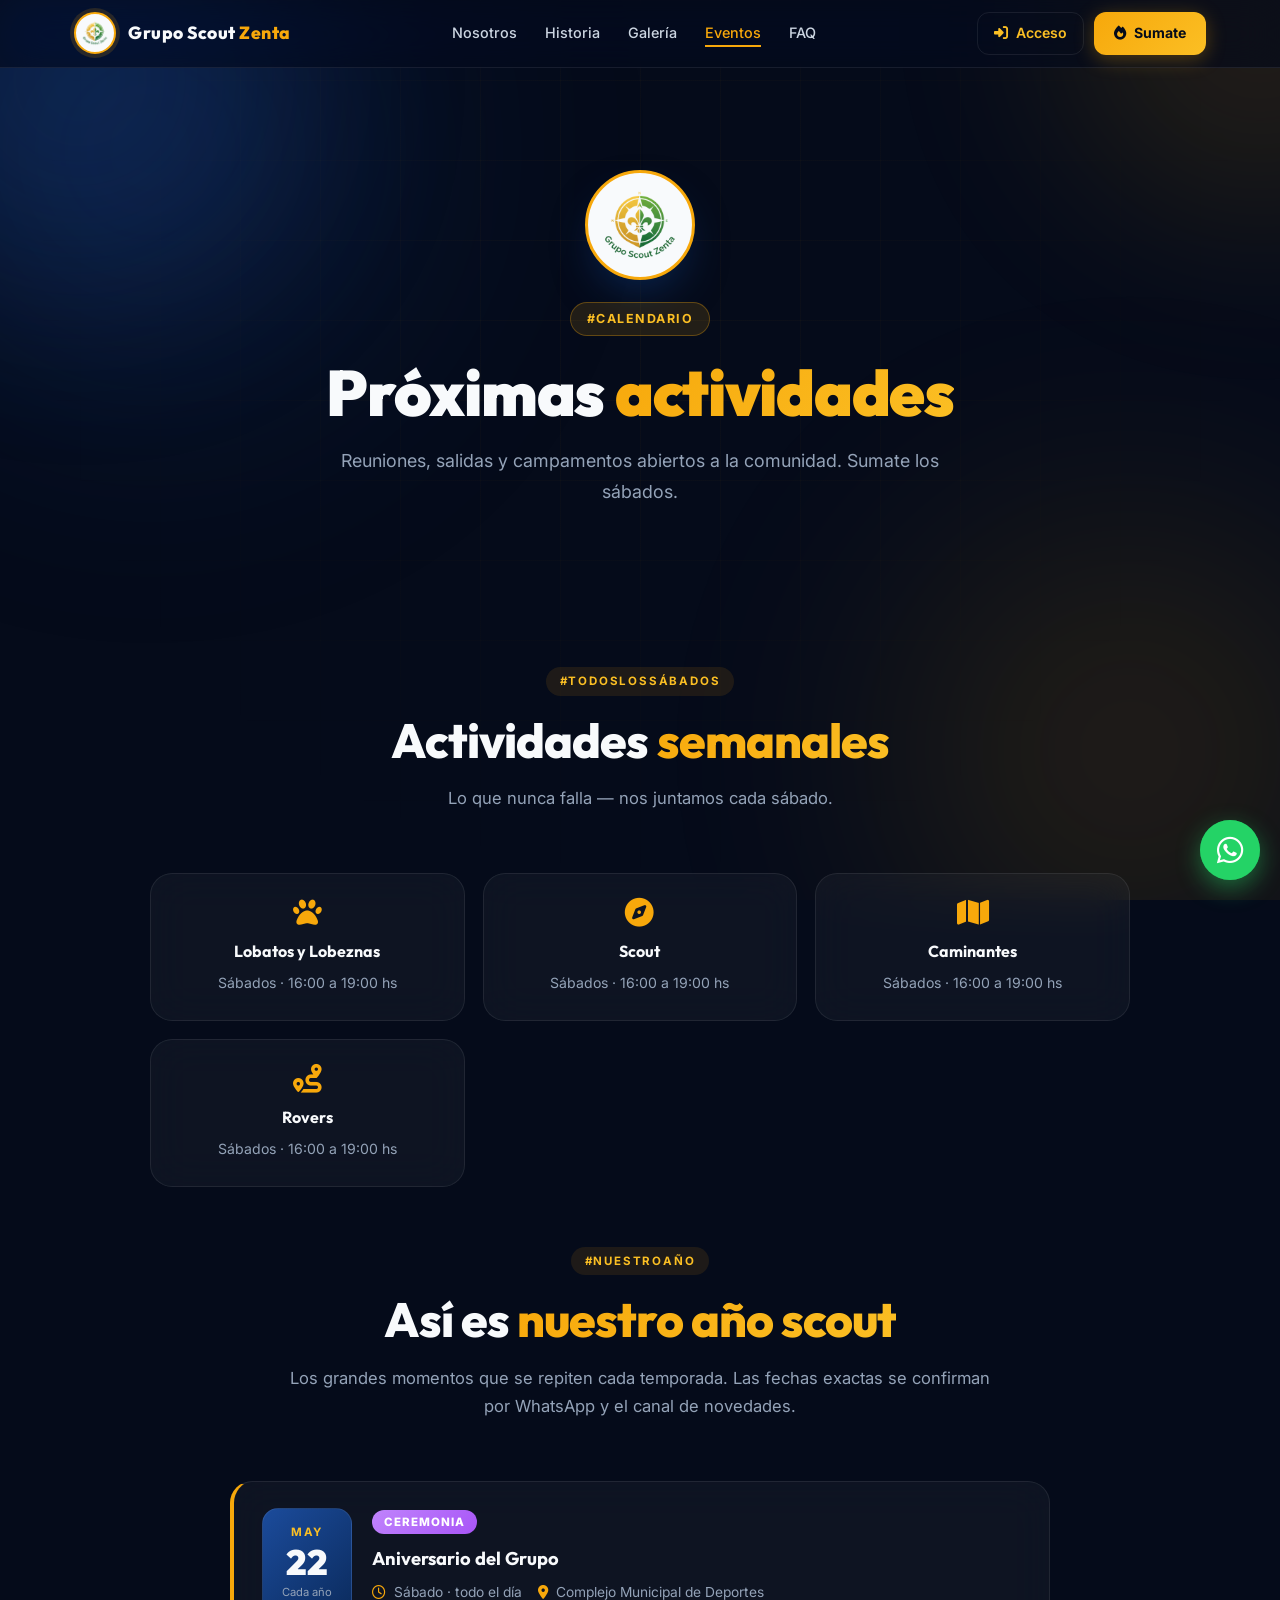
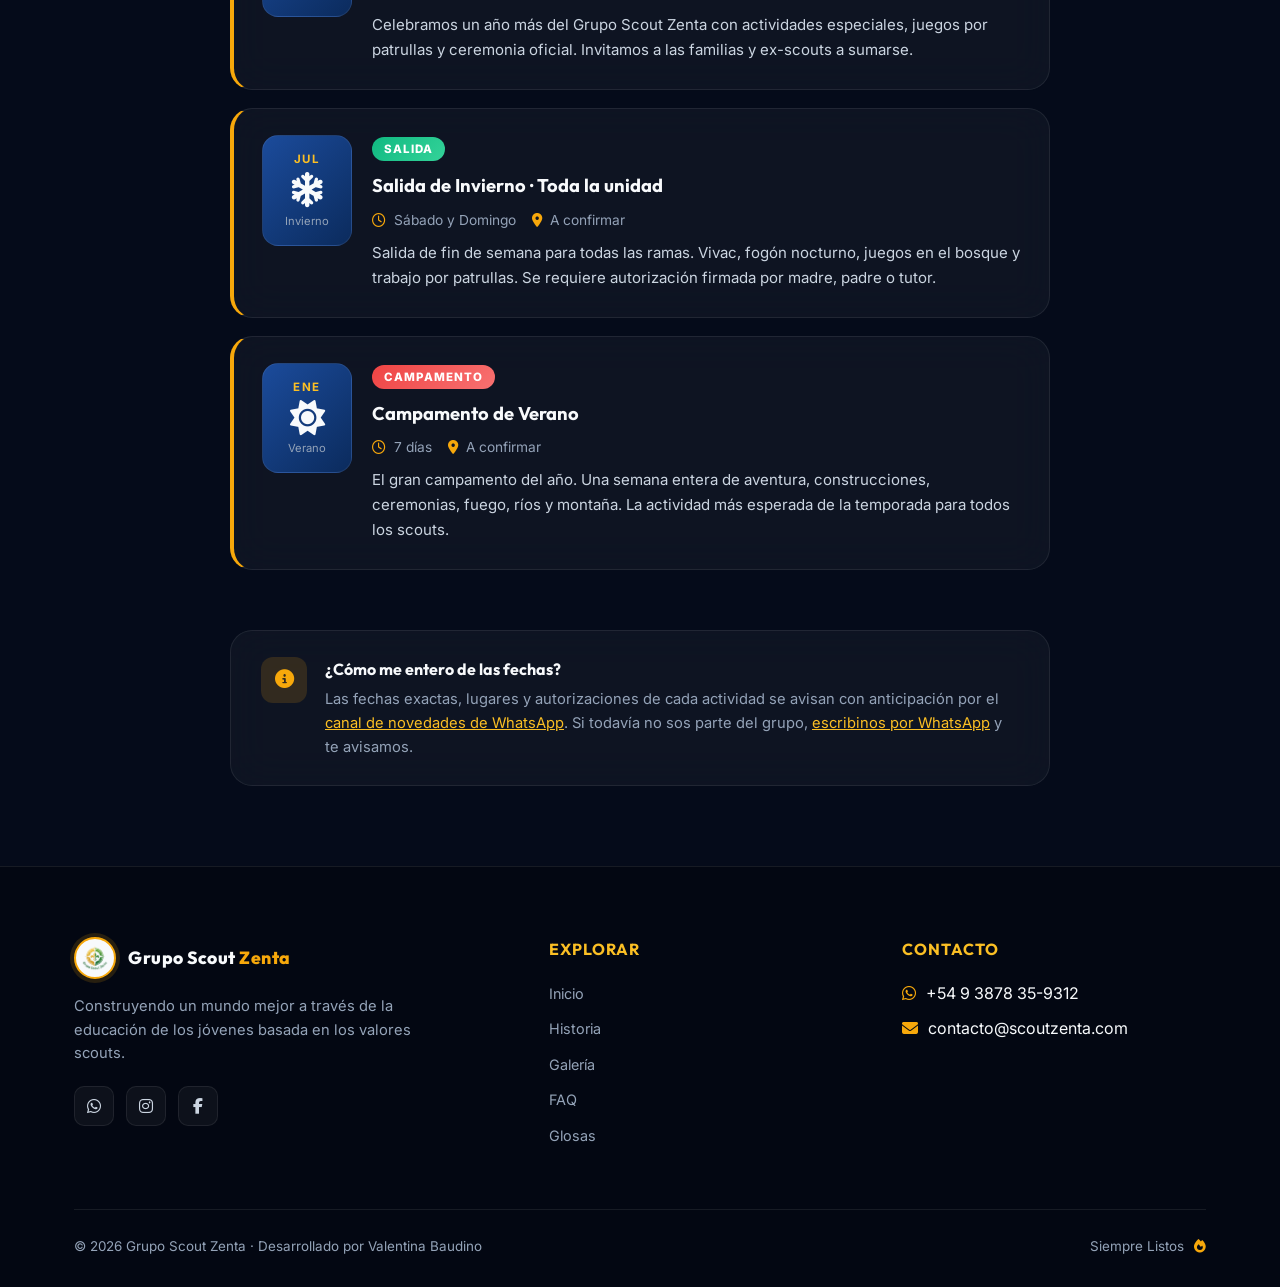
<file: eventos.html>
<!DOCTYPE html>
<html lang="es">
<head>
  <meta charset="UTF-8" />
  <meta name="viewport" content="width=device-width, initial-scale=1.0" />
  <title>Eventos · Grupo Scout Zenta</title>
  <meta name="description" content="Calendario de actividades del Grupo Scout Zenta: reuniones semanales, salidas, campamentos y eventos abiertos a la comunidad." />
  <link rel="canonical" href="https://scoutzenta.com/eventos" />
  <meta property="og:type" content="website" />
  <meta property="og:url" content="https://scoutzenta.com/eventos" />
  <meta property="og:title" content="Eventos · Grupo Scout Zenta" />
  <meta property="og:description" content="Calendario de actividades del Grupo Scout Zenta: reuniones semanales, salidas, campamentos y eventos abiertos a la comunidad." />
  <meta property="og:image" content="https://scoutzenta.com/assets/logo.png" />
  <meta property="og:locale" content="es_AR" />
  <meta name="twitter:card" content="summary_large_image" />
  <meta name="twitter:title" content="Eventos · Grupo Scout Zenta" />
  <meta name="twitter:description" content="Calendario de actividades del Grupo Scout Zenta: reuniones semanales, salidas, campamentos y eventos abiertos a la comunidad." />
  <meta name="twitter:image" content="https://scoutzenta.com/assets/logo.png" />
  <meta name="theme-color" content="#0b2b5d" />
  <link rel="icon" href="assets/logosf.png" type="image/png" />

  <link rel="preconnect" href="https://fonts.googleapis.com" />
  <link rel="preconnect" href="https://fonts.gstatic.com" crossorigin />
  <link href="https://fonts.googleapis.com/css2?family=Inter:wght@300;400;500;600;700&family=Outfit:wght@500;600;700;800;900&display=swap" rel="stylesheet" />
  <link rel="stylesheet" href="assets/css/zenta.css" />
  <link rel="stylesheet" href="https://cdnjs.cloudflare.com/ajax/libs/font-awesome/6.5.1/css/all.min.css" crossorigin="anonymous" referrerpolicy="no-referrer" />

  <style>
    .events-list {
      max-width: 820px; margin: 0 auto;
      display: flex; flex-direction: column;
      gap: 18px;
    }
    .event {
      display: flex; gap: 20px; align-items: flex-start;
      padding: 26px 28px;
      background: var(--glass);
      border: 1px solid var(--line);
      border-radius: var(--radius);
      backdrop-filter: blur(20px);
      transition: all 0.35s;
      border-left: 4px solid var(--gold);
    }
    .event:hover {
      transform: translateY(-4px);
      background: var(--glass-strong);
      border-left-color: var(--gold-light);
      box-shadow: 0 18px 40px -10px rgba(247, 168, 11, 0.15);
    }
    .event-date {
      flex-shrink: 0;
      min-width: 90px;
      text-align: center;
      background: linear-gradient(135deg, var(--navy-glow), var(--navy));
      color: var(--text);
      border-radius: 16px;
      padding: 14px 8px;
      border: 1px solid var(--line);
    }
    .event-date .month {
      font-size: 0.72rem;
      text-transform: uppercase;
      letter-spacing: 1.5px;
      color: var(--gold-light);
      font-weight: 700;
    }
    .event-date .day {
      font-family: var(--font-display);
      font-size: 2.2rem;
      font-weight: 900;
      line-height: 1;
      color: var(--text);
      margin-top: 4px;
    }
    .event-date .year-mini {
      font-size: 0.7rem;
      color: var(--text-mute);
      margin-top: 4px;
    }
    .event-body { flex: 1; min-width: 0; }
    .event-type {
      display: inline-block;
      padding: 3px 12px;
      background: linear-gradient(135deg, var(--gold), var(--gold-light));
      color: var(--navy-deep);
      border-radius: 999px;
      font-size: 0.72rem;
      font-weight: 800;
      letter-spacing: 1px;
      text-transform: uppercase;
      margin-bottom: 10px;
    }
    .event-type.salida { background: linear-gradient(135deg, #10b981, #34d399); color: white; }
    .event-type.campa { background: linear-gradient(135deg, #ef4444, #f87171); color: white; }
    .event-type.cere { background: linear-gradient(135deg, #c084fc, #a855f7); color: white; }
    .event-body h3 {
      font-family: var(--font-display);
      font-size: 1.15rem;
      margin-bottom: 8px;
    }
    .event-meta {
      display: flex; gap: 16px;
      color: var(--text-mute);
      font-size: 0.86rem;
      flex-wrap: wrap;
      margin-bottom: 10px;
    }
    .event-meta i { color: var(--gold); margin-right: 4px; }
    .event-body p {
      color: var(--text-soft);
      font-size: 0.94rem;
      line-height: 1.65;
    }

    .info-note {
      max-width: 820px;
      margin: 60px auto 0;
      padding: 26px 30px;
      background: var(--glass);
      border: 1px solid var(--line);
      border-radius: var(--radius);
      backdrop-filter: blur(20px);
      display: flex; gap: 18px; align-items: flex-start;
    }
    .info-note .icon {
      width: 46px; height: 46px;
      background: rgba(247, 168, 11, 0.15);
      color: var(--gold);
      border-radius: 12px;
      display: flex; align-items: center; justify-content: center;
      font-size: 1.2rem;
      flex-shrink: 0;
    }
    .info-note h4 {
      font-family: var(--font-display);
      margin-bottom: 6px;
    }
    .info-note p {
      color: var(--text-mute);
      font-size: 0.92rem;
      line-height: 1.6;
    }

    .recurring-grid {
      display: grid;
      grid-template-columns: repeat(auto-fit, minmax(240px, 1fr));
      gap: 18px;
      max-width: 980px;
      margin: 0 auto;
    }
    .recurring {
      padding: 24px 26px;
      background: var(--glass);
      border: 1px solid var(--line);
      border-radius: var(--radius);
      backdrop-filter: blur(20px);
      transition: all 0.3s;
      text-align: center;
    }
    .recurring:hover { transform: translateY(-4px); border-color: var(--gold); }
    .recurring i.big {
      font-size: 1.8rem;
      color: var(--gold);
      margin-bottom: 12px;
    }
    .recurring h4 {
      font-family: var(--font-display);
      margin-bottom: 6px;
    }
    .recurring small {
      color: var(--text-mute);
      font-size: 0.88rem;
    }

    @media (max-width: 540px) {
      .event { flex-direction: column; }
      .event-date { width: 100%; min-width: 0; display: flex; align-items: center; justify-content: center; gap: 12px; }
      .event-date .day { font-size: 1.6rem; margin: 0; }
    }
  </style>
</head>
<body>

  <div class="bg-aurora"></div>
  <div class="bg-grid"></div>

  <nav class="nav always-scrolled" id="nav">
    <div class="container nav-inner">
      <a href="index.html" class="brand">
        <img src="assets/logosf.png" alt="Logo Grupo Scout Zenta" class="brand-logo" />
        <span class="brand-text">Grupo Scout <span>Zenta</span></span>
      </a>
      <ul class="nav-links">
        <li><a href="index.html#nosotros">Nosotros</a></li>
        <li><a href="historia.html">Historia</a></li>
        <li><a href="galeria.html">Galería</a></li>
        <li><a href="eventos.html" class="active">Eventos</a></li>
        <li><a href="faq.html">FAQ</a></li>
      </ul>
      <div style="display:flex; gap:10px; align-items:center;">
        <a href="https://panel.scoutzenta.com/login/" class="nav-access"><i class="fa-solid fa-right-to-bracket"></i> Acceso</a>
        <a href="index.html#contacto" class="nav-cta"><i class="fa-solid fa-fire"></i> Sumate</a>
        <button class="nav-toggle" id="nav-toggle"><i class="fa-solid fa-bars"></i></button>
      </div>
    </div>
  </nav>

  <aside class="mobile-panel" id="mobile-panel">
    <button class="mobile-close" id="mobile-close"><i class="fa-solid fa-xmark"></i></button>
    <ul>
      <li><a href="index.html"><i class="fa-solid fa-house"></i> Inicio</a></li>
      <li><a href="historia.html"><i class="fa-solid fa-book-open"></i> Historia</a></li>
      <li><a href="galeria.html"><i class="fa-solid fa-images"></i> Galería</a></li>
      <li><a href="eventos.html"><i class="fa-solid fa-calendar-days"></i> Eventos</a></li>
      <li><a href="faq.html"><i class="fa-solid fa-circle-question"></i> FAQ</a></li>
      <li><a href="glosas.html"><i class="fa-solid fa-feather-pointed"></i> Glosas</a></li>
    </ul>
    <a href="https://panel.scoutzenta.com/login/" class="mobile-access"><i class="fa-solid fa-right-to-bracket"></i> Acceso inscriptos</a>
    <a href="index.html#contacto" class="mobile-cta"><i class="fa-solid fa-fire"></i> Sumate</a>
  </aside>

  <header class="page-hero">
    <div class="container">
      <img src="assets/logosf.png" alt="Logo Zenta" class="page-hero-logo reveal scale" />
      <div class="section-tag reveal delay-1">#Calendario</div>
      <h1 class="reveal delay-2">Próximas <span class="gold">actividades</span></h1>
      <p class="lead reveal delay-3">Reuniones, salidas y campamentos abiertos a la comunidad. Sumate los sábados.</p>
    </div>
  </header>

  <section class="section">
    <div class="container">

      <!-- Reuniones recurrentes -->
      <div class="section-head">
        <div class="section-tag reveal">#TodosLosSábados</div>
        <h2 class="reveal delay-1">Actividades <span class="gold">semanales</span></h2>
        <p class="reveal delay-2">Lo que nunca falla — nos juntamos cada sábado.</p>
      </div>
      <div class="recurring-grid" style="margin-bottom: 60px;">
        <div class="recurring reveal">
          <i class="fa-solid fa-paw big"></i>
          <h4>Lobatos y Lobeznas</h4>
          <small>Sábados · 16:00 a 19:00 hs</small>
        </div>
        <div class="recurring reveal delay-1">
          <i class="fa-solid fa-compass big"></i>
          <h4>Scout</h4>
          <small>Sábados · 16:00 a 19:00 hs</small>
        </div>
        <div class="recurring reveal delay-2">
          <i class="fa-solid fa-map big"></i>
          <h4>Caminantes</h4>
          <small>Sábados · 16:00 a 19:00 hs</small>
        </div>
        <div class="recurring reveal delay-3">
          <i class="fa-solid fa-route big"></i>
          <h4>Rovers</h4>
          <small>Sábados · 16:00 a 19:00 hs</small>
        </div>
      </div>

      <!-- Calendario anual típico (sin fechas inventadas) -->
      <div class="section-head">
        <div class="section-tag reveal">#NuestroAño</div>
        <h2 class="reveal delay-1">Así es <span class="gold">nuestro año scout</span></h2>
        <p class="reveal delay-2">Los grandes momentos que se repiten cada temporada. Las fechas exactas se confirman por WhatsApp y el canal de novedades.</p>
      </div>

      <div class="events-list">
        <div class="event reveal">
          <div class="event-date">
            <div class="month">May</div>
            <div class="day">22</div>
            <div class="year-mini">Cada año</div>
          </div>
          <div class="event-body">
            <span class="event-type cere">Ceremonia</span>
            <h3>Aniversario del Grupo</h3>
            <div class="event-meta">
              <span><i class="fa-regular fa-clock"></i> Sábado · todo el día</span>
              <span><i class="fa-solid fa-location-dot"></i> Complejo Municipal de Deportes</span>
            </div>
            <p>Celebramos un año más del Grupo Scout Zenta con actividades especiales, juegos por patrullas y ceremonia oficial. Invitamos a las familias y ex-scouts a sumarse.</p>
          </div>
        </div>

        <div class="event reveal delay-1">
          <div class="event-date">
            <div class="month">Jul</div>
            <div class="day"><i class="fa-solid fa-snowflake"></i></div>
            <div class="year-mini">Invierno</div>
          </div>
          <div class="event-body">
            <span class="event-type salida">Salida</span>
            <h3>Salida de Invierno · Toda la unidad</h3>
            <div class="event-meta">
              <span><i class="fa-regular fa-clock"></i> Sábado y Domingo</span>
              <span><i class="fa-solid fa-location-dot"></i> A confirmar</span>
            </div>
            <p>Salida de fin de semana para todas las ramas. Vivac, fogón nocturno, juegos en el bosque y trabajo por patrullas. Se requiere autorización firmada por madre, padre o tutor.</p>
          </div>
        </div>

        <div class="event reveal delay-2">
          <div class="event-date">
            <div class="month">Ene</div>
            <div class="day"><i class="fa-solid fa-sun"></i></div>
            <div class="year-mini">Verano</div>
          </div>
          <div class="event-body">
            <span class="event-type campa">Campamento</span>
            <h3>Campamento de Verano</h3>
            <div class="event-meta">
              <span><i class="fa-regular fa-clock"></i> 7 días</span>
              <span><i class="fa-solid fa-location-dot"></i> A confirmar</span>
            </div>
            <p>El gran campamento del año. Una semana entera de aventura, construcciones, ceremonias, fuego, ríos y montaña. La actividad más esperada de la temporada para todos los scouts.</p>
          </div>
        </div>
      </div>

      <div class="info-note reveal">
        <div class="icon"><i class="fa-solid fa-circle-info"></i></div>
        <div>
          <h4>¿Cómo me entero de las fechas?</h4>
          <p>Las fechas exactas, lugares y autorizaciones de cada actividad se avisan con anticipación por el <a href="https://whatsapp.com/channel/0029Vb7MP3RLdQelYIBpIK2a" target="_blank" rel="noopener" style="color: var(--gold-light);">canal de novedades de WhatsApp</a>. Si todavía no sos parte del grupo, <a href="https://wa.me/5493878359312" target="_blank" rel="noopener" style="color: var(--gold-light);">escribinos por WhatsApp</a> y te avisamos.</p>
        </div>
      </div>

    </div>
  </section>

  <footer class="footer">
    <div class="container">
      <div class="footer-grid">
        <div class="footer-brand">
          <a href="index.html" class="brand">
            <img src="assets/logosf.png" alt="Logo Zenta" class="brand-logo" />
            <span class="brand-text">Grupo Scout <span>Zenta</span></span>
          </a>
          <p>Construyendo un mundo mejor a través de la educación de los jóvenes basada en los valores scouts.</p>
          <div class="footer-socials">
            <a href="https://wa.me/5493878359312" target="_blank" rel="noopener"><i class="fa-brands fa-whatsapp"></i></a>
            <a href="https://instagram.com/gscoutzenta" target="_blank" rel="noopener"><i class="fa-brands fa-instagram"></i></a>
            <a href="https://www.facebook.com/share/1HpJdo8r63/" target="_blank" rel="noopener"><i class="fa-brands fa-facebook-f"></i></a>
          </div>
        </div>
        <div>
          <h4>Explorar</h4>
          <ul>
            <li><a href="index.html">Inicio</a></li>
            <li><a href="historia.html">Historia</a></li>
            <li><a href="galeria.html">Galería</a></li>
            <li><a href="faq.html">FAQ</a></li>
            <li><a href="glosas.html">Glosas</a></li>
          </ul>
        </div>
        <div>
          <h4>Contacto</h4>
          <ul>
            <li><i class="fa-brands fa-whatsapp" style="color:var(--gold); margin-right:6px;"></i> +54 9 3878 35-9312</li>
            <li><i class="fa-solid fa-envelope" style="color:var(--gold); margin-right:6px;"></i> contacto@scoutzenta.com</li>
          </ul>
        </div>
      </div>
      <div class="footer-bottom">
        <p>&copy; <span id="year"></span> Grupo Scout Zenta · Desarrollado por Valentina Baudino</p>
        <p class="motto">Siempre Listos <i class="fa-solid fa-fire"></i></p>
      </div>
    </div>
  </footer>

  <script src="assets/js/zenta.js"></script>
</body>
</html>
</file>
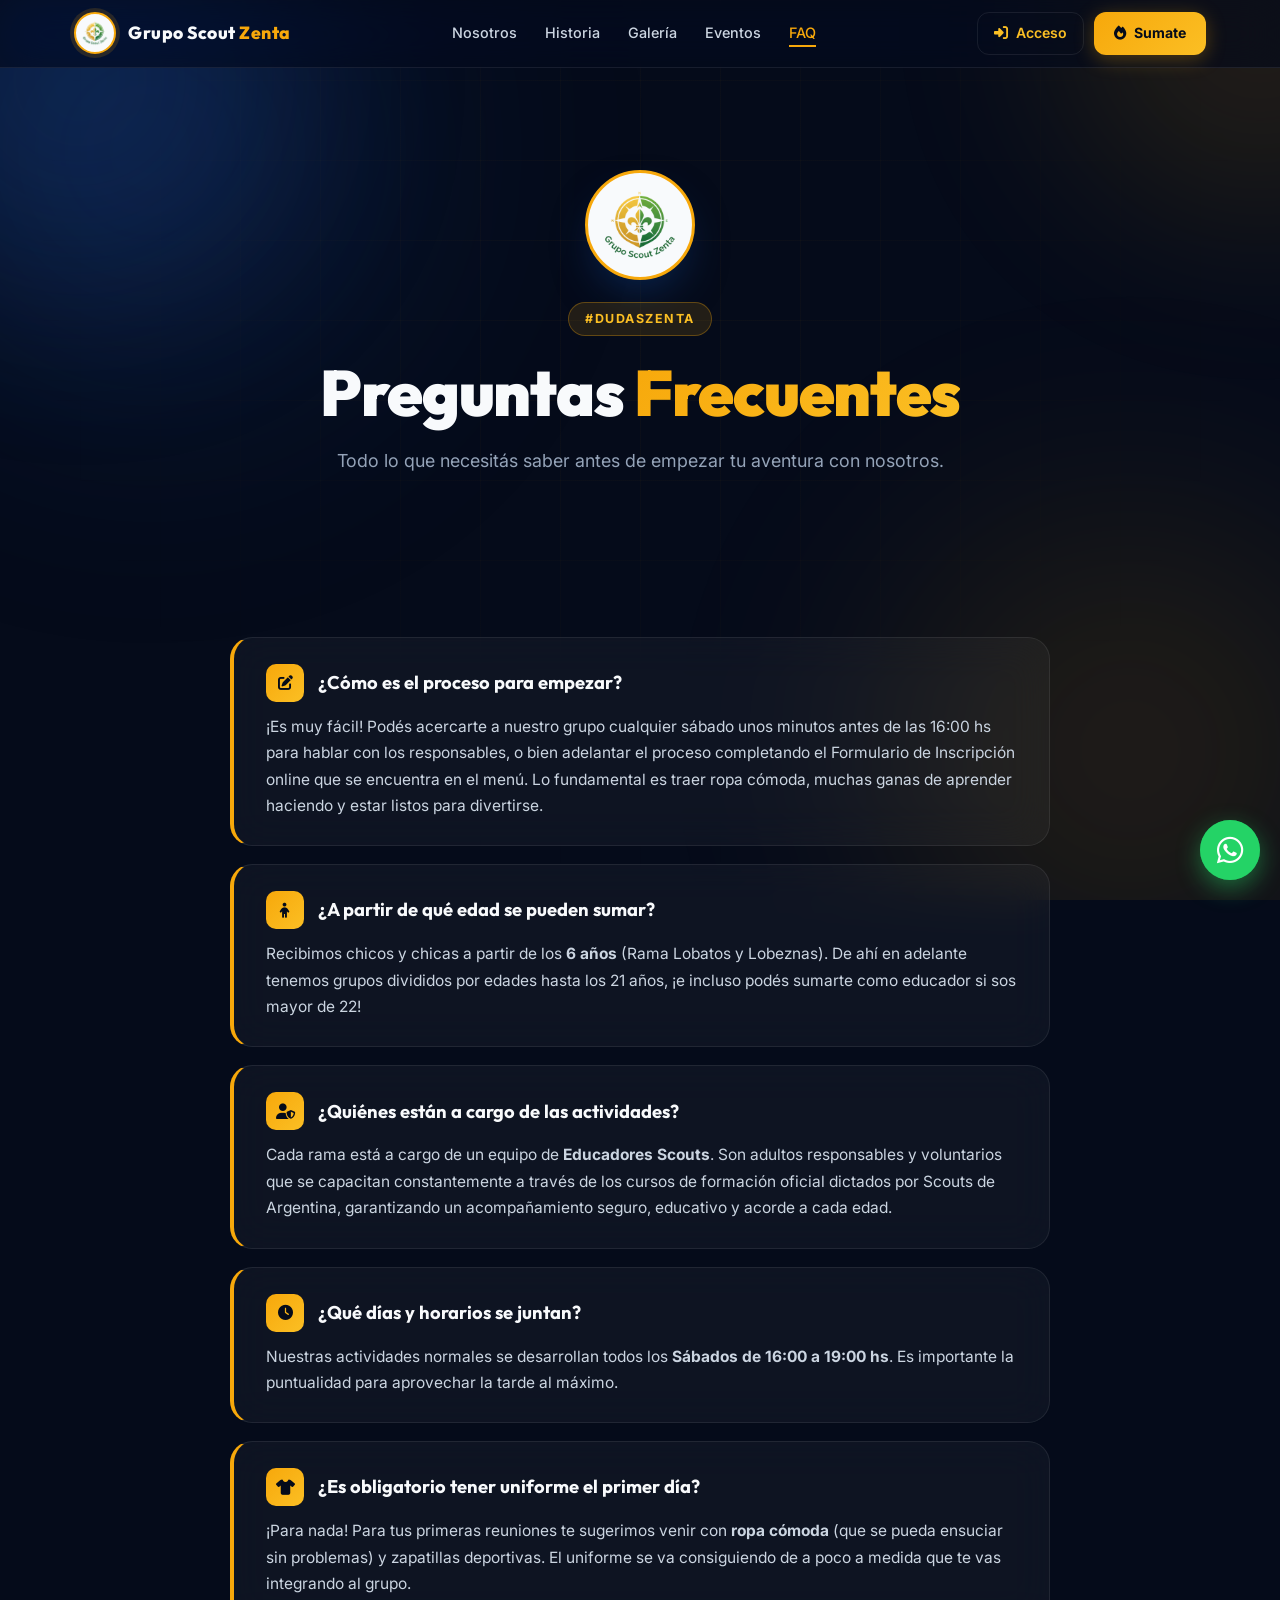
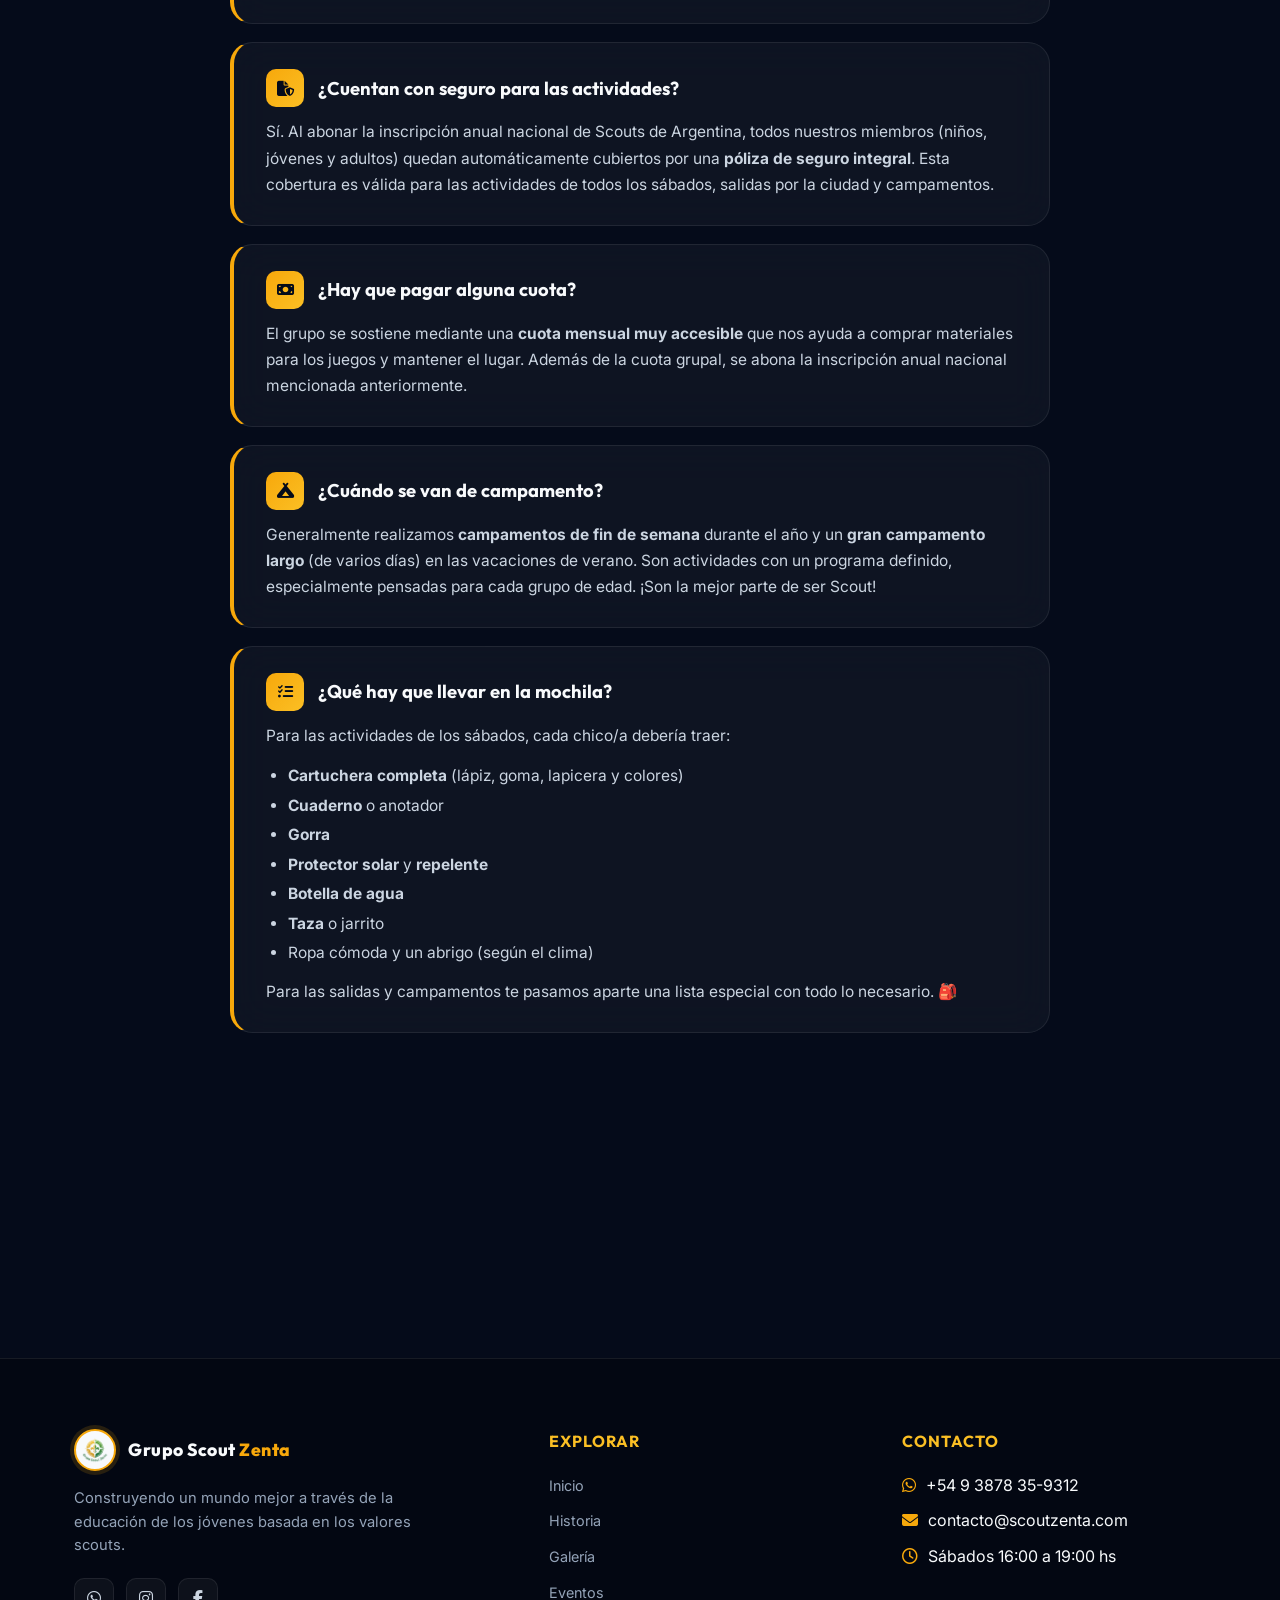
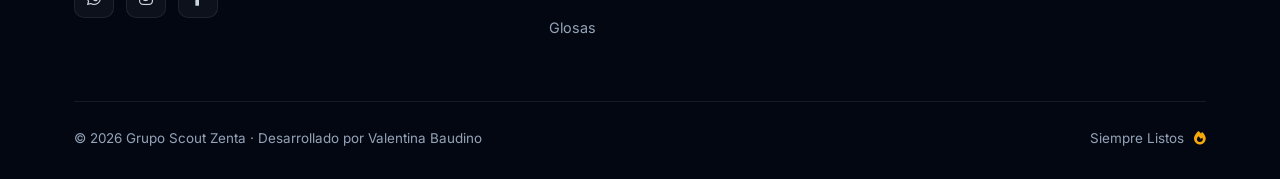
<file: faq.html>
<!DOCTYPE html>
<html lang="es">
<head>
  <meta charset="UTF-8" />
  <meta name="viewport" content="width=device-width, initial-scale=1.0" />
  <title>Preguntas Frecuentes · Grupo Scout Zenta</title>
  <meta name="description" content="Todo lo que necesitás saber antes de empezar tu aventura scout en Zenta: edad, horarios, uniforme, cuotas y seguros." />
  <link rel="canonical" href="https://scoutzenta.com/faq" />
  <meta property="og:type" content="website" />
  <meta property="og:url" content="https://scoutzenta.com/faq" />
  <meta property="og:title" content="Preguntas Frecuentes · Grupo Scout Zenta" />
  <meta property="og:description" content="Todo lo que necesitás saber antes de empezar tu aventura scout en Zenta: edad, horarios, uniforme, cuotas y seguros." />
  <meta property="og:image" content="https://scoutzenta.com/assets/logo.png" />
  <meta property="og:locale" content="es_AR" />
  <meta name="twitter:card" content="summary_large_image" />
  <meta name="twitter:title" content="Preguntas Frecuentes · Grupo Scout Zenta" />
  <meta name="twitter:description" content="Todo lo que necesitás saber antes de empezar tu aventura scout en Zenta: edad, horarios, uniforme, cuotas y seguros." />
  <meta name="twitter:image" content="https://scoutzenta.com/assets/logo.png" />
  <meta name="theme-color" content="#0b2b5d" />
  <link rel="icon" href="assets/logosf.png" type="image/png" />

  <link rel="preconnect" href="https://fonts.googleapis.com" />
  <link rel="preconnect" href="https://fonts.gstatic.com" crossorigin />
  <link href="https://fonts.googleapis.com/css2?family=Inter:wght@300;400;500;600;700&family=Outfit:wght@500;600;700;800;900&display=swap" rel="stylesheet" />
  <link rel="stylesheet" href="assets/css/zenta.css" />
  <link rel="stylesheet" href="https://cdnjs.cloudflare.com/ajax/libs/font-awesome/6.5.1/css/all.min.css" crossorigin="anonymous" referrerpolicy="no-referrer" />

  <style>
    .faq-list {
      max-width: 820px; margin: 0 auto;
      display: grid; gap: 18px;
    }
    .faq-card {
      background: var(--glass);
      border: 1px solid var(--line);
      backdrop-filter: blur(20px);
      border-radius: var(--radius);
      padding: 26px 32px;
      border-left: 4px solid var(--gold);
      transition: all 0.35s;
      cursor: pointer;
    }
    .faq-card:hover {
      transform: translateX(8px);
      background: var(--glass-strong);
      border-left-color: var(--gold-light);
      box-shadow: 0 18px 40px -10px rgba(247, 168, 11, 0.15);
    }
    .faq-card h3 {
      display: flex; gap: 14px; align-items: center;
      font-family: var(--font-display);
      font-size: 1.15rem;
      margin-bottom: 12px;
      line-height: 1.4;
    }
    .faq-card h3 i {
      flex-shrink: 0;
      width: 38px; height: 38px;
      background: linear-gradient(135deg, var(--gold), var(--gold-light));
      color: var(--navy-deep);
      border-radius: 10px;
      display: flex; align-items: center; justify-content: center;
      font-size: 0.95rem;
    }
    .faq-card p {
      color: var(--text-soft);
      line-height: 1.7;
      font-size: 0.97rem;
      margin: 0;
    }

    .help-cta {
      max-width: 540px; margin: 70px auto 0;
      text-align: center;
      padding: 40px 28px;
      background: var(--glass);
      border: 1px solid var(--line);
      border-radius: var(--radius);
      backdrop-filter: blur(20px);
    }
    .help-cta p {
      color: var(--text-mute);
      margin-bottom: 18px;
      font-size: 0.95rem;
    }
    .help-cta .btn { padding: 14px 26px; font-size: 0.9rem; }
  </style>
</head>
<body>

  <div class="bg-aurora"></div>
  <div class="bg-grid"></div>

  <nav class="nav always-scrolled" id="nav">
    <div class="container nav-inner">
      <a href="index.html" class="brand">
        <img src="assets/logosf.png" alt="Logo Grupo Scout Zenta" class="brand-logo" />
        <span class="brand-text">Grupo Scout <span>Zenta</span></span>
      </a>
      <ul class="nav-links">
        <li><a href="index.html#nosotros">Nosotros</a></li>
        <li><a href="historia.html">Historia</a></li>
        <li><a href="galeria.html">Galería</a></li>
        <li><a href="eventos.html">Eventos</a></li>
        <li><a href="faq.html" class="active">FAQ</a></li>
      </ul>
      <div style="display:flex; gap:10px; align-items:center;">
        <a href="https://panel.scoutzenta.com/login/" class="nav-access"><i class="fa-solid fa-right-to-bracket"></i> Acceso</a>
        <a href="index.html#contacto" class="nav-cta"><i class="fa-solid fa-fire"></i> Sumate</a>
        <button class="nav-toggle" id="nav-toggle" aria-label="Abrir menú"><i class="fa-solid fa-bars"></i></button>
      </div>
    </div>
  </nav>

  <aside class="mobile-panel" id="mobile-panel">
    <button class="mobile-close" id="mobile-close"><i class="fa-solid fa-xmark"></i></button>
    <ul>
      <li><a href="index.html"><i class="fa-solid fa-house"></i> Inicio</a></li>
      <li><a href="historia.html"><i class="fa-solid fa-book-open"></i> Historia</a></li>
      <li><a href="galeria.html"><i class="fa-solid fa-images"></i> Galería</a></li>
      <li><a href="eventos.html"><i class="fa-solid fa-calendar-days"></i> Eventos</a></li>
      <li><a href="faq.html"><i class="fa-solid fa-circle-question"></i> FAQ</a></li>
      <li><a href="glosas.html"><i class="fa-solid fa-feather-pointed"></i> Glosas</a></li>
    </ul>
    <a href="https://panel.scoutzenta.com/login/" class="mobile-access"><i class="fa-solid fa-right-to-bracket"></i> Acceso inscriptos</a>
    <a href="index.html#contacto" class="mobile-cta"><i class="fa-solid fa-fire"></i> Sumate</a>
  </aside>

  <header class="page-hero">
    <div class="container">
      <img src="assets/logosf.png" alt="Logo Zenta" class="page-hero-logo reveal scale" />
      <div class="section-tag reveal delay-1">#DudasZenta</div>
      <h1 class="reveal delay-2">Preguntas <span class="gold">Frecuentes</span></h1>
      <p class="lead reveal delay-3">Todo lo que necesitás saber antes de empezar tu aventura con nosotros.</p>
    </div>
  </header>

  <section class="section">
    <div class="container">
      <div class="faq-list">
        <div class="faq-card reveal">
          <h3><i class="fa-solid fa-pen-to-square"></i> ¿Cómo es el proceso para empezar?</h3>
          <p>¡Es muy fácil! Podés acercarte a nuestro grupo cualquier sábado unos minutos antes de las 16:00 hs para hablar con los responsables, o bien adelantar el proceso completando el Formulario de Inscripción online que se encuentra en el menú. Lo fundamental es traer ropa cómoda, muchas ganas de aprender haciendo y estar listos para divertirse.</p>
        </div>
        <div class="faq-card reveal delay-1">
          <h3><i class="fa-solid fa-child"></i> ¿A partir de qué edad se pueden sumar?</h3>
          <p>Recibimos chicos y chicas a partir de los <strong>6 años</strong> (Rama Lobatos y Lobeznas). De ahí en adelante tenemos grupos divididos por edades hasta los 21 años, ¡e incluso podés sumarte como educador si sos mayor de 22!</p>
        </div>
        <div class="faq-card reveal delay-2">
          <h3><i class="fa-solid fa-user-shield"></i> ¿Quiénes están a cargo de las actividades?</h3>
          <p>Cada rama está a cargo de un equipo de <strong>Educadores Scouts</strong>. Son adultos responsables y voluntarios que se capacitan constantemente a través de los cursos de formación oficial dictados por Scouts de Argentina, garantizando un acompañamiento seguro, educativo y acorde a cada edad.</p>
        </div>
        <div class="faq-card reveal delay-3">
          <h3><i class="fa-solid fa-clock"></i> ¿Qué días y horarios se juntan?</h3>
          <p>Nuestras actividades normales se desarrollan todos los <strong>Sábados de 16:00 a 19:00 hs</strong>. Es importante la puntualidad para aprovechar la tarde al máximo.</p>
        </div>
        <div class="faq-card reveal">
          <h3><i class="fa-solid fa-shirt"></i> ¿Es obligatorio tener uniforme el primer día?</h3>
          <p>¡Para nada! Para tus primeras reuniones te sugerimos venir con <strong>ropa cómoda</strong> (que se pueda ensuciar sin problemas) y zapatillas deportivas. El uniforme se va consiguiendo de a poco a medida que te vas integrando al grupo.</p>
        </div>
        <div class="faq-card reveal delay-1">
          <h3><i class="fa-solid fa-file-shield"></i> ¿Cuentan con seguro para las actividades?</h3>
          <p>Sí. Al abonar la inscripción anual nacional de Scouts de Argentina, todos nuestros miembros (niños, jóvenes y adultos) quedan automáticamente cubiertos por una <strong>póliza de seguro integral</strong>. Esta cobertura es válida para las actividades de todos los sábados, salidas por la ciudad y campamentos.</p>
        </div>
        <div class="faq-card reveal delay-2">
          <h3><i class="fa-solid fa-money-bill"></i> ¿Hay que pagar alguna cuota?</h3>
          <p>El grupo se sostiene mediante una <strong>cuota mensual muy accesible</strong> que nos ayuda a comprar materiales para los juegos y mantener el lugar. Además de la cuota grupal, se abona la inscripción anual nacional mencionada anteriormente.</p>
        </div>
        <div class="faq-card reveal delay-3">
          <h3><i class="fa-solid fa-campground"></i> ¿Cuándo se van de campamento?</h3>
          <p>Generalmente realizamos <strong>campamentos de fin de semana</strong> durante el año y un <strong>gran campamento largo</strong> (de varios días) en las vacaciones de verano. Son actividades con un programa definido, especialmente pensadas para cada grupo de edad. ¡Son la mejor parte de ser Scout!</p>
        </div>
        <div class="faq-card reveal">
          <h3><i class="fa-solid fa-list-check"></i> ¿Qué hay que llevar en la mochila?</h3>
          <p>Para las actividades de los sábados, cada chico/a debería traer:</p>
          <ul style="margin:12px 0 0; padding-left:22px; color:var(--text-soft); line-height:1.9; font-size:0.97rem;">
            <li><strong>Cartuchera completa</strong> (lápiz, goma, lapicera y colores)</li>
            <li><strong>Cuaderno</strong> o anotador</li>
            <li><strong>Gorra</strong></li>
            <li><strong>Protector solar</strong> y <strong>repelente</strong></li>
            <li><strong>Botella de agua</strong></li>
            <li><strong>Taza</strong> o jarrito</li>
            <li>Ropa cómoda y un abrigo (según el clima)</li>
          </ul>
          <p style="margin-top:12px;">Para las salidas y campamentos te pasamos aparte una lista especial con todo lo necesario. 🎒</p>
        </div>
      </div>

      <div class="help-cta reveal">
        <p><i class="fa-solid fa-circle-question" style="color: var(--gold); margin-right: 6px;"></i> ¿No encontraste lo que buscabas?</p>
        <a href="https://wa.me/5493878359312" target="_blank" rel="noopener" class="btn btn-primary">
          <i class="fa-brands fa-whatsapp"></i> Mandanos un WhatsApp
        </a>
      </div>
    </div>
  </section>

  <footer class="footer">
    <div class="container">
      <div class="footer-grid">
        <div class="footer-brand">
          <a href="index.html" class="brand">
            <img src="assets/logosf.png" alt="Logo Zenta" class="brand-logo" />
            <span class="brand-text">Grupo Scout <span>Zenta</span></span>
          </a>
          <p>Construyendo un mundo mejor a través de la educación de los jóvenes basada en los valores scouts.</p>
          <div class="footer-socials">
            <a href="https://wa.me/5493878359312" target="_blank" rel="noopener"><i class="fa-brands fa-whatsapp"></i></a>
            <a href="https://instagram.com/gscoutzenta" target="_blank" rel="noopener"><i class="fa-brands fa-instagram"></i></a>
            <a href="https://www.facebook.com/share/1HpJdo8r63/" target="_blank" rel="noopener"><i class="fa-brands fa-facebook-f"></i></a>
          </div>
        </div>
        <div>
          <h4>Explorar</h4>
          <ul>
            <li><a href="index.html">Inicio</a></li>
            <li><a href="historia.html">Historia</a></li>
            <li><a href="galeria.html">Galería</a></li>
            <li><a href="eventos.html">Eventos</a></li>
            <li><a href="glosas.html">Glosas</a></li>
          </ul>
        </div>
        <div>
          <h4>Contacto</h4>
          <ul>
            <li><i class="fa-brands fa-whatsapp" style="color:var(--gold); margin-right:6px;"></i> +54 9 3878 35-9312</li>
            <li><i class="fa-solid fa-envelope" style="color:var(--gold); margin-right:6px;"></i> contacto@scoutzenta.com</li>
            <li><i class="fa-regular fa-clock" style="color:var(--gold); margin-right:6px;"></i> Sábados 16:00 a 19:00 hs</li>
          </ul>
        </div>
      </div>
      <div class="footer-bottom">
        <p>&copy; <span id="year"></span> Grupo Scout Zenta · Desarrollado por Valentina Baudino</p>
        <p class="motto">Siempre Listos <i class="fa-solid fa-fire"></i></p>
      </div>
    </div>
  </footer>

  <script src="assets/js/zenta.js"></script>
</body>
</html>
</file>
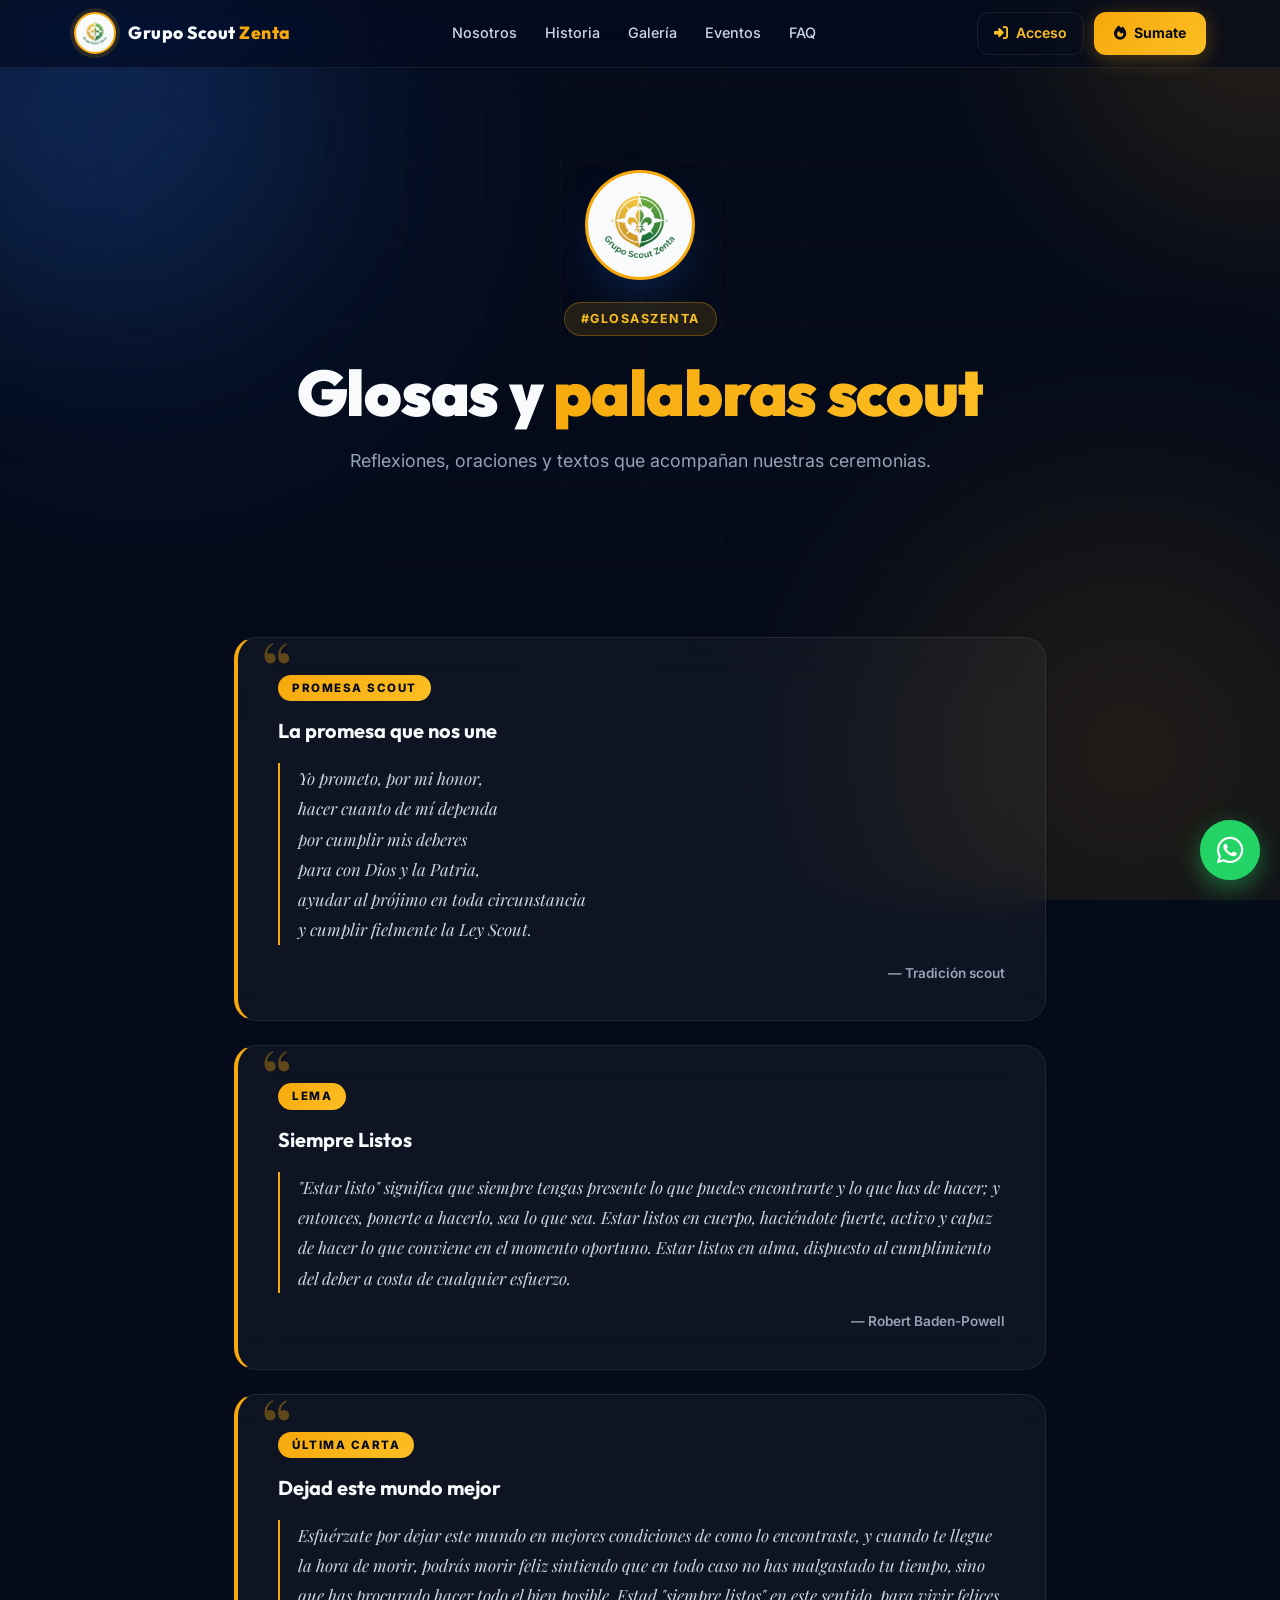
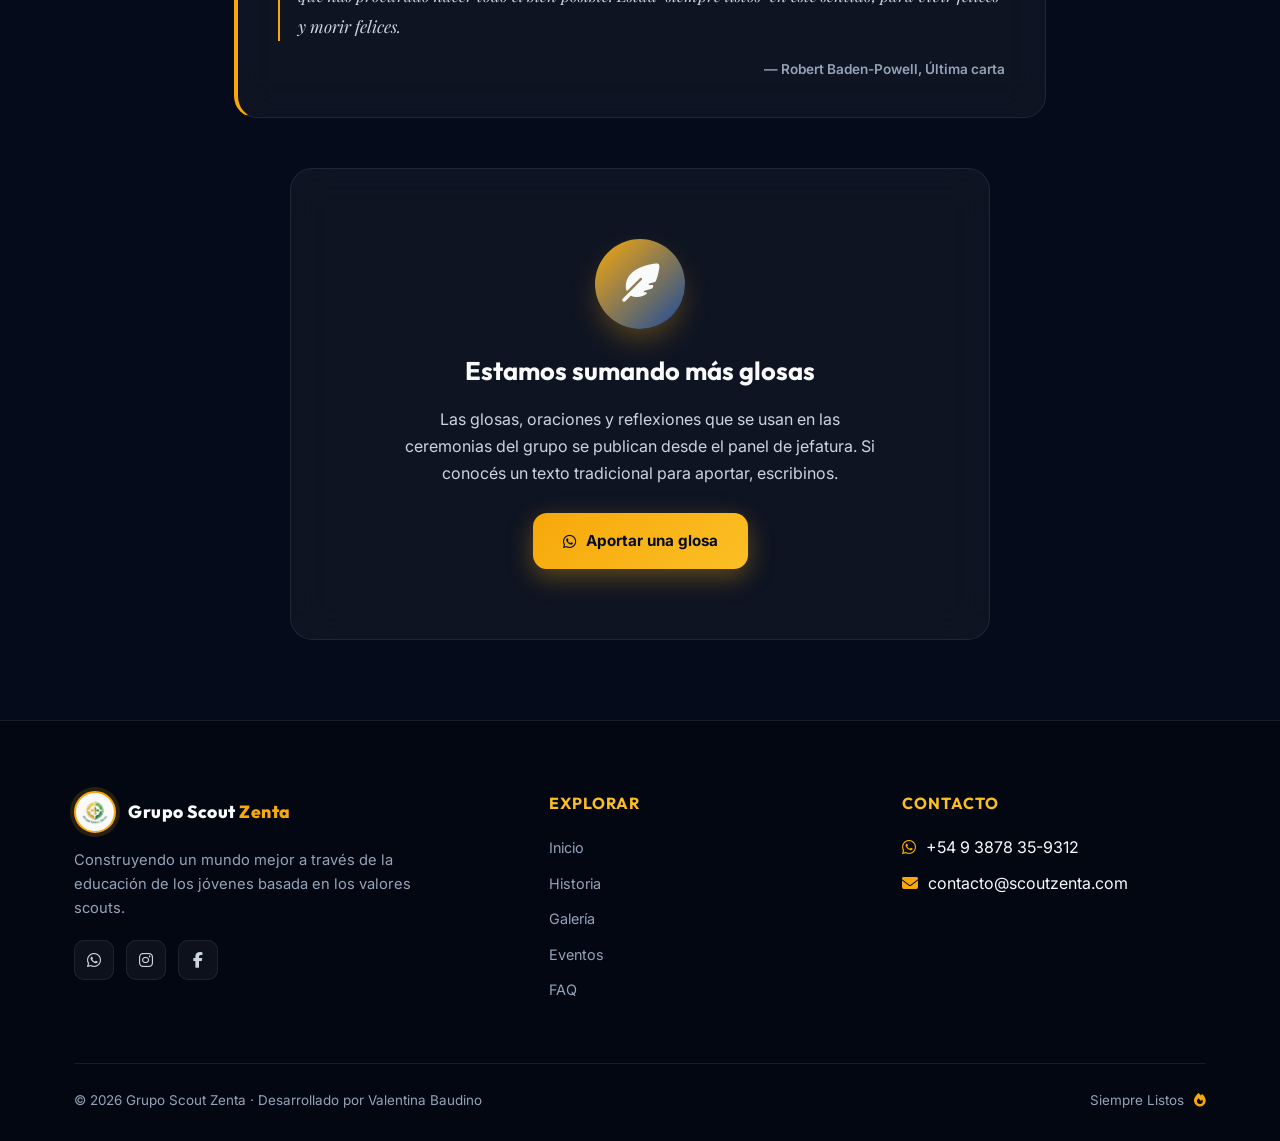
<file: glosas.html>
<!DOCTYPE html>
<html lang="es">
<head>
  <meta charset="UTF-8" />
  <meta name="viewport" content="width=device-width, initial-scale=1.0" />
  <title>Glosas · Grupo Scout Zenta</title>
  <meta name="description" content="Glosas, oraciones y textos scout que acompañan nuestras ceremonias del Grupo Scout Zenta." />
  <link rel="canonical" href="https://scoutzenta.com/glosas" />
  <meta property="og:type" content="website" />
  <meta property="og:url" content="https://scoutzenta.com/glosas" />
  <meta property="og:title" content="Glosas · Grupo Scout Zenta" />
  <meta property="og:description" content="Glosas, oraciones y textos scout que acompañan nuestras ceremonias del Grupo Scout Zenta." />
  <meta property="og:image" content="https://scoutzenta.com/assets/logo.png" />
  <meta property="og:locale" content="es_AR" />
  <meta name="twitter:card" content="summary_large_image" />
  <meta name="twitter:title" content="Glosas · Grupo Scout Zenta" />
  <meta name="twitter:description" content="Glosas, oraciones y textos scout que acompañan nuestras ceremonias del Grupo Scout Zenta." />
  <meta name="twitter:image" content="https://scoutzenta.com/assets/logo.png" />
  <meta name="theme-color" content="#0b2b5d" />
  <link rel="icon" href="assets/logosf.png" type="image/png" />

  <link rel="preconnect" href="https://fonts.googleapis.com" />
  <link rel="preconnect" href="https://fonts.gstatic.com" crossorigin />
  <link href="https://fonts.googleapis.com/css2?family=Inter:wght@300;400;500;600;700&family=Outfit:wght@500;600;700;800;900&family=Playfair+Display:ital,wght@1,500;1,700&display=swap" rel="stylesheet" />
  <link rel="stylesheet" href="assets/css/zenta.css" />
  <link rel="stylesheet" href="https://cdnjs.cloudflare.com/ajax/libs/font-awesome/6.5.1/css/all.min.css" crossorigin="anonymous" referrerpolicy="no-referrer" />

  <style>
    .glosa {
      position: relative;
      padding: 36px 40px;
      margin-bottom: 24px;
      background: var(--glass);
      border: 1px solid var(--line);
      border-radius: var(--radius);
      border-left: 4px solid var(--gold);
      backdrop-filter: blur(20px);
      transition: all 0.4s;
    }
    .glosa:hover {
      transform: translateY(-3px);
      background: var(--glass-strong);
      box-shadow: 0 20px 45px -12px rgba(247, 168, 11, 0.15);
    }
    .glosa::before {
      content: "“";
      position: absolute;
      top: -10px; left: 22px;
      font-family: var(--font-serif);
      font-size: 5rem;
      color: var(--gold);
      opacity: 0.35;
      line-height: 1;
    }
    .glosa .ocasion {
      display: inline-block;
      padding: 4px 14px;
      background: linear-gradient(135deg, var(--gold), var(--gold-light));
      color: var(--navy-deep);
      border-radius: 999px;
      font-size: 0.72rem;
      font-weight: 800;
      letter-spacing: 1.5px;
      text-transform: uppercase;
      margin-bottom: 14px;
    }
    .glosa h3 {
      font-family: var(--font-display);
      font-size: 1.25rem;
      margin-bottom: 16px;
    }
    .glosa .body {
      font-family: var(--font-serif);
      font-style: italic;
      font-size: 1.05rem;
      line-height: 1.8;
      color: var(--text-soft);
      padding-left: 18px;
      border-left: 2px solid var(--gold);
    }
    .glosa .autor {
      margin-top: 18px;
      text-align: right;
      color: var(--text-mute);
      font-size: 0.85rem;
      font-weight: 600;
    }

    .empty-state {
      max-width: 700px; margin: 0 auto;
      padding: 70px 40px;
      text-align: center;
      background: var(--glass);
      border: 1px solid var(--line);
      border-radius: var(--radius);
      backdrop-filter: blur(20px);
    }
    .empty-state .icon {
      width: 90px; height: 90px;
      border-radius: 50%;
      background: linear-gradient(135deg, var(--gold), var(--navy-glow));
      color: var(--text);
      display: flex; align-items: center; justify-content: center;
      font-size: 2.4rem;
      margin: 0 auto 22px;
      box-shadow: 0 14px 32px -8px rgba(247, 168, 11, 0.4);
    }
    .empty-state h3 {
      font-family: var(--font-display);
      font-size: 1.6rem;
      margin-bottom: 14px;
    }
    .empty-state p {
      color: var(--text-soft);
      max-width: 480px;
      margin: 0 auto;
      line-height: 1.7;
    }
    .empty-state .btn {
      margin-top: 26px;
    }
  </style>
</head>
<body>

  <div class="bg-aurora"></div>
  <div class="bg-grid"></div>

  <nav class="nav always-scrolled" id="nav">
    <div class="container nav-inner">
      <a href="index.html" class="brand">
        <img src="assets/logosf.png" alt="Logo Grupo Scout Zenta" class="brand-logo" />
        <span class="brand-text">Grupo Scout <span>Zenta</span></span>
      </a>
      <ul class="nav-links">
        <li><a href="index.html#nosotros">Nosotros</a></li>
        <li><a href="historia.html">Historia</a></li>
        <li><a href="galeria.html">Galería</a></li>
        <li><a href="eventos.html">Eventos</a></li>
        <li><a href="faq.html">FAQ</a></li>
      </ul>
      <div style="display:flex; gap:10px; align-items:center;">
        <a href="https://panel.scoutzenta.com/login/" class="nav-access"><i class="fa-solid fa-right-to-bracket"></i> Acceso</a>
        <a href="index.html#contacto" class="nav-cta"><i class="fa-solid fa-fire"></i> Sumate</a>
        <button class="nav-toggle" id="nav-toggle"><i class="fa-solid fa-bars"></i></button>
      </div>
    </div>
  </nav>

  <aside class="mobile-panel" id="mobile-panel">
    <button class="mobile-close" id="mobile-close"><i class="fa-solid fa-xmark"></i></button>
    <ul>
      <li><a href="index.html"><i class="fa-solid fa-house"></i> Inicio</a></li>
      <li><a href="historia.html"><i class="fa-solid fa-book-open"></i> Historia</a></li>
      <li><a href="galeria.html"><i class="fa-solid fa-images"></i> Galería</a></li>
      <li><a href="eventos.html"><i class="fa-solid fa-calendar-days"></i> Eventos</a></li>
      <li><a href="faq.html"><i class="fa-solid fa-circle-question"></i> FAQ</a></li>
      <li><a href="glosas.html"><i class="fa-solid fa-feather-pointed"></i> Glosas</a></li>
    </ul>
    <a href="https://panel.scoutzenta.com/login/" class="mobile-access"><i class="fa-solid fa-right-to-bracket"></i> Acceso inscriptos</a>
    <a href="index.html#contacto" class="mobile-cta"><i class="fa-solid fa-fire"></i> Sumate</a>
  </aside>

  <header class="page-hero">
    <div class="container">
      <img src="assets/logosf.png" alt="Logo Zenta" class="page-hero-logo reveal scale" />
      <div class="section-tag reveal delay-1">#GlosasZenta</div>
      <h1 class="reveal delay-2">Glosas y <span class="gold">palabras scout</span></h1>
      <p class="lead reveal delay-3">Reflexiones, oraciones y textos que acompañan nuestras ceremonias.</p>
    </div>
  </header>

  <section class="section">
    <div class="container" style="max-width: 860px;">

      <!-- Ejemplos clásicos que sí podemos publicar -->
      <article class="glosa reveal">
        <span class="ocasion">Promesa Scout</span>
        <h3>La promesa que nos une</h3>
        <p class="body">
Yo prometo, por mi honor,<br>
hacer cuanto de mí dependa<br>
por cumplir mis deberes<br>
para con Dios y la Patria,<br>
ayudar al prójimo en toda circunstancia<br>
y cumplir fielmente la Ley Scout.
        </p>
        <div class="autor">— Tradición scout</div>
      </article>

      <article class="glosa reveal delay-1">
        <span class="ocasion">Lema</span>
        <h3>Siempre Listos</h3>
        <p class="body">
"Estar listo" significa que siempre tengas presente lo que puedes encontrarte y lo que has de hacer; y entonces, ponerte a hacerlo, sea lo que sea. Estar listos en cuerpo, haciéndote fuerte, activo y capaz de hacer lo que conviene en el momento oportuno. Estar listos en alma, dispuesto al cumplimiento del deber a costa de cualquier esfuerzo.
        </p>
        <div class="autor">— Robert Baden-Powell</div>
      </article>

      <article class="glosa reveal delay-2">
        <span class="ocasion">Última carta</span>
        <h3>Dejad este mundo mejor</h3>
        <p class="body">
Esfuérzate por dejar este mundo en mejores condiciones de como lo encontraste, y cuando te llegue la hora de morir, podrás morir feliz sintiendo que en todo caso no has malgastado tu tiempo, sino que has procurado hacer todo el bien posible. Estad "siempre listos" en este sentido, para vivir felices y morir felices.
        </p>
        <div class="autor">— Robert Baden-Powell, Última carta</div>
      </article>

      <!-- Estado vacío: invitar a aportar -->
      <div class="empty-state reveal" style="margin-top:50px;">
        <div class="icon"><i class="fa-solid fa-feather-pointed"></i></div>
        <h3>Estamos sumando más glosas</h3>
        <p>Las glosas, oraciones y reflexiones que se usan en las ceremonias del grupo se publican desde el panel de jefatura. Si conocés un texto tradicional para aportar, escribinos.</p>
        <a href="https://wa.me/5493878359312" target="_blank" rel="noopener" class="btn btn-primary">
          <i class="fa-brands fa-whatsapp"></i> Aportar una glosa
        </a>
      </div>

    </div>
  </section>

  <footer class="footer">
    <div class="container">
      <div class="footer-grid">
        <div class="footer-brand">
          <a href="index.html" class="brand">
            <img src="assets/logosf.png" alt="Logo Zenta" class="brand-logo" />
            <span class="brand-text">Grupo Scout <span>Zenta</span></span>
          </a>
          <p>Construyendo un mundo mejor a través de la educación de los jóvenes basada en los valores scouts.</p>
          <div class="footer-socials">
            <a href="https://wa.me/5493878359312" target="_blank" rel="noopener"><i class="fa-brands fa-whatsapp"></i></a>
            <a href="https://instagram.com/gscoutzenta" target="_blank" rel="noopener"><i class="fa-brands fa-instagram"></i></a>
            <a href="https://www.facebook.com/share/1HpJdo8r63/" target="_blank" rel="noopener"><i class="fa-brands fa-facebook-f"></i></a>
          </div>
        </div>
        <div>
          <h4>Explorar</h4>
          <ul>
            <li><a href="index.html">Inicio</a></li>
            <li><a href="historia.html">Historia</a></li>
            <li><a href="galeria.html">Galería</a></li>
            <li><a href="eventos.html">Eventos</a></li>
            <li><a href="faq.html">FAQ</a></li>
          </ul>
        </div>
        <div>
          <h4>Contacto</h4>
          <ul>
            <li><i class="fa-brands fa-whatsapp" style="color:var(--gold); margin-right:6px;"></i> +54 9 3878 35-9312</li>
            <li><i class="fa-solid fa-envelope" style="color:var(--gold); margin-right:6px;"></i> contacto@scoutzenta.com</li>
          </ul>
        </div>
      </div>
      <div class="footer-bottom">
        <p>&copy; <span id="year"></span> Grupo Scout Zenta · Desarrollado por Valentina Baudino</p>
        <p class="motto">Siempre Listos <i class="fa-solid fa-fire"></i></p>
      </div>
    </div>
  </footer>

  <script src="assets/js/zenta.js"></script>
</body>
</html>
</file>
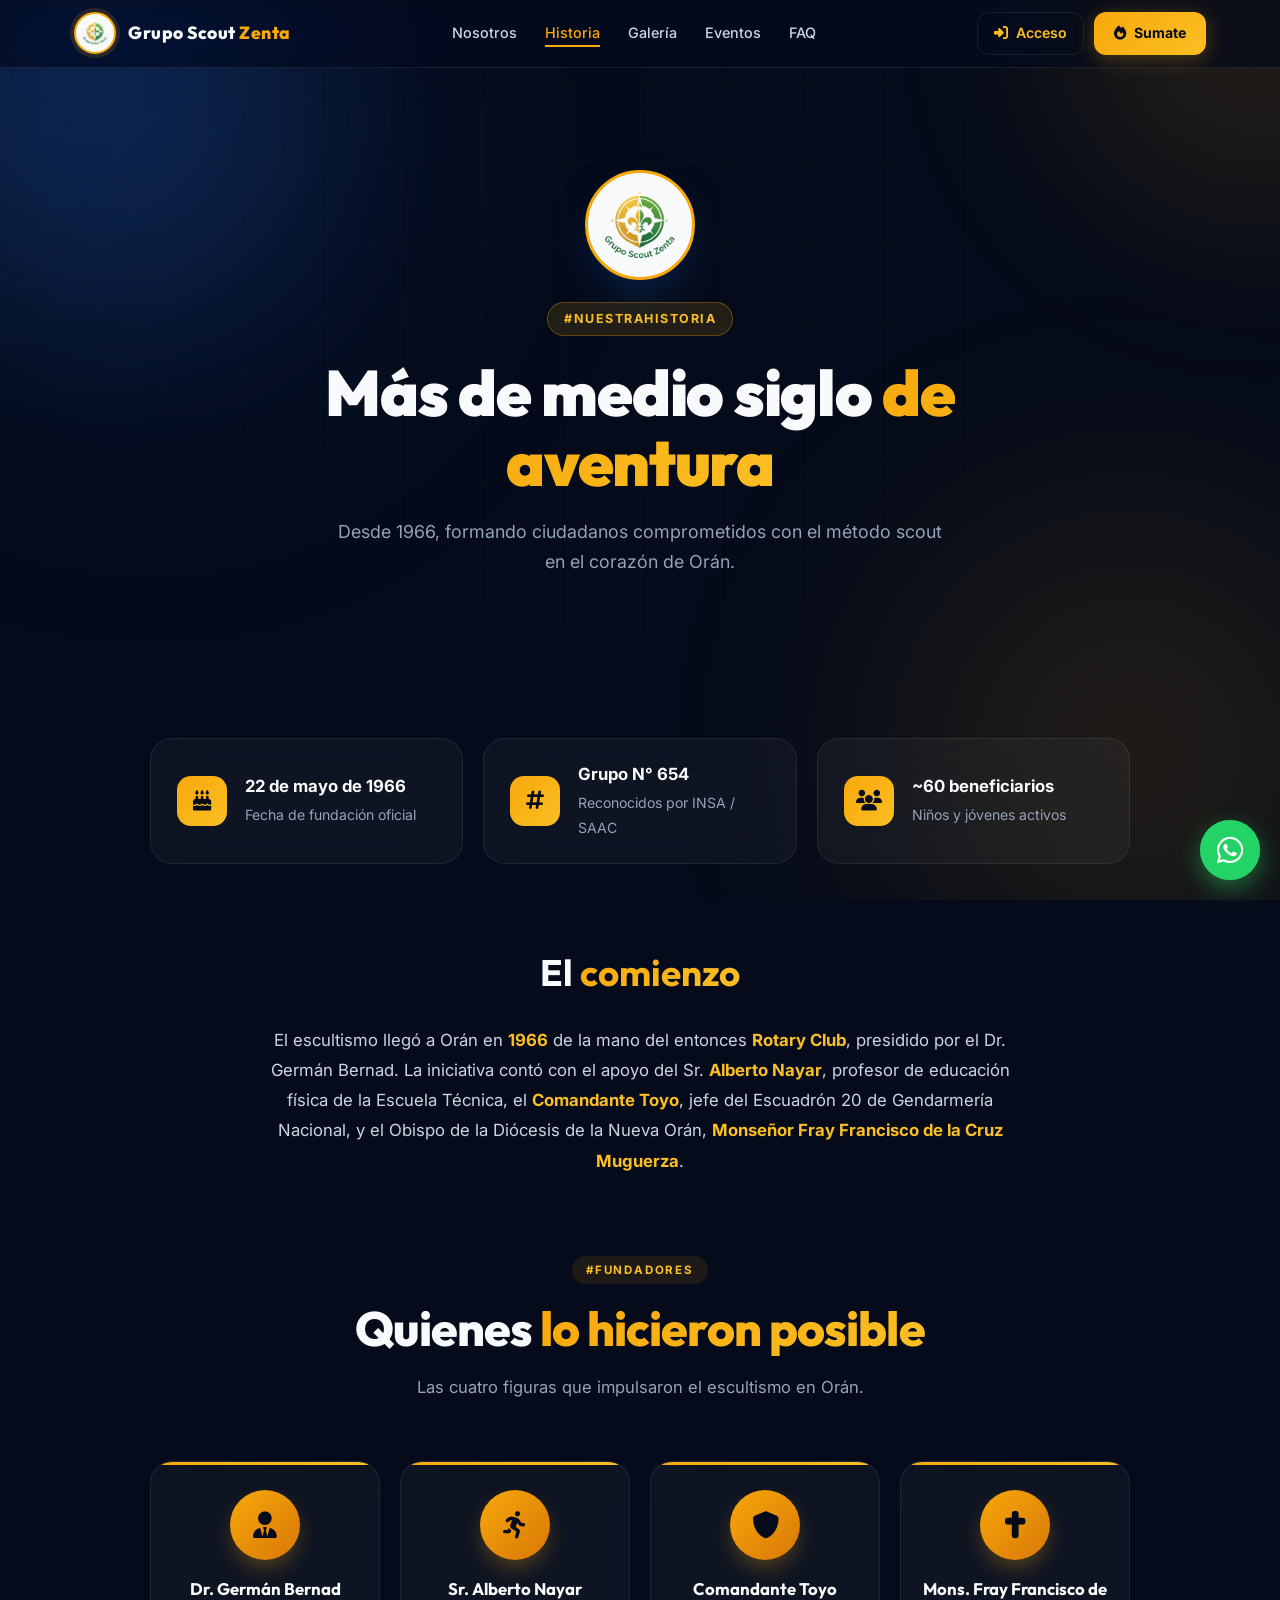
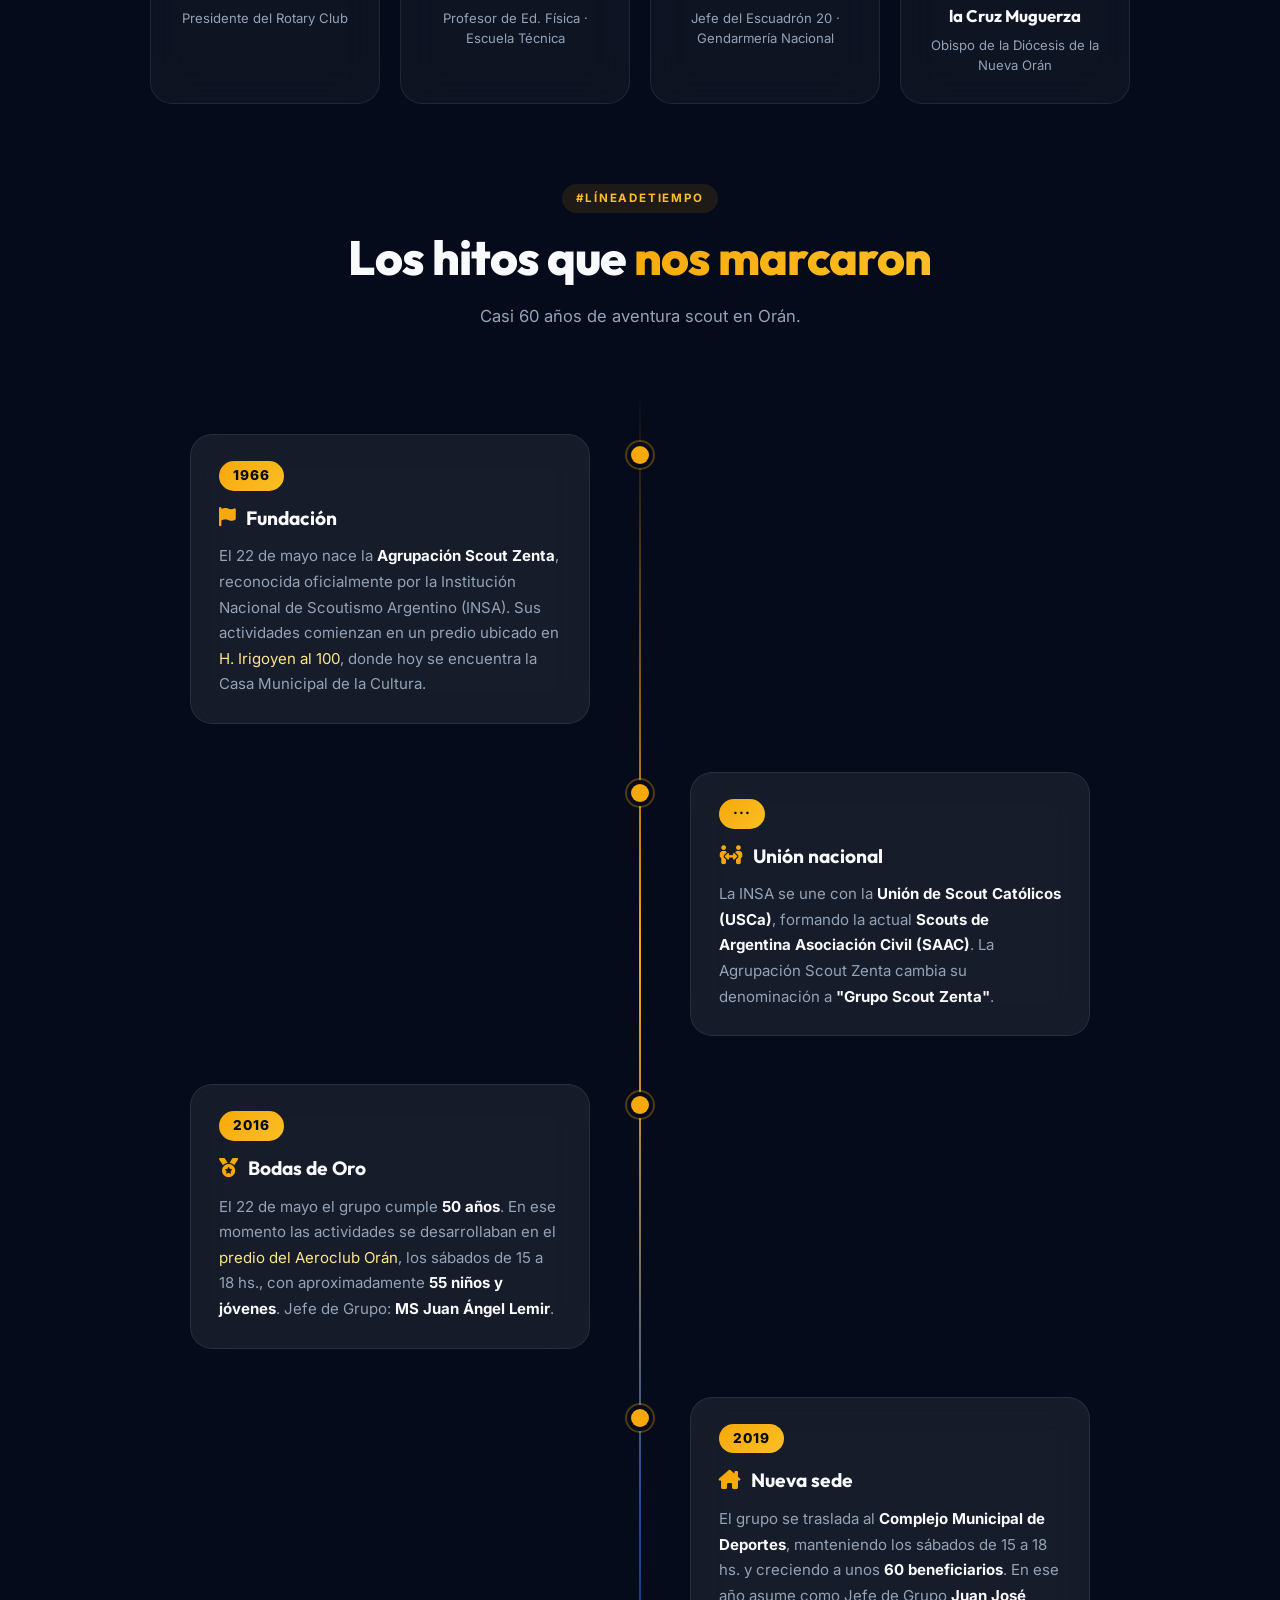
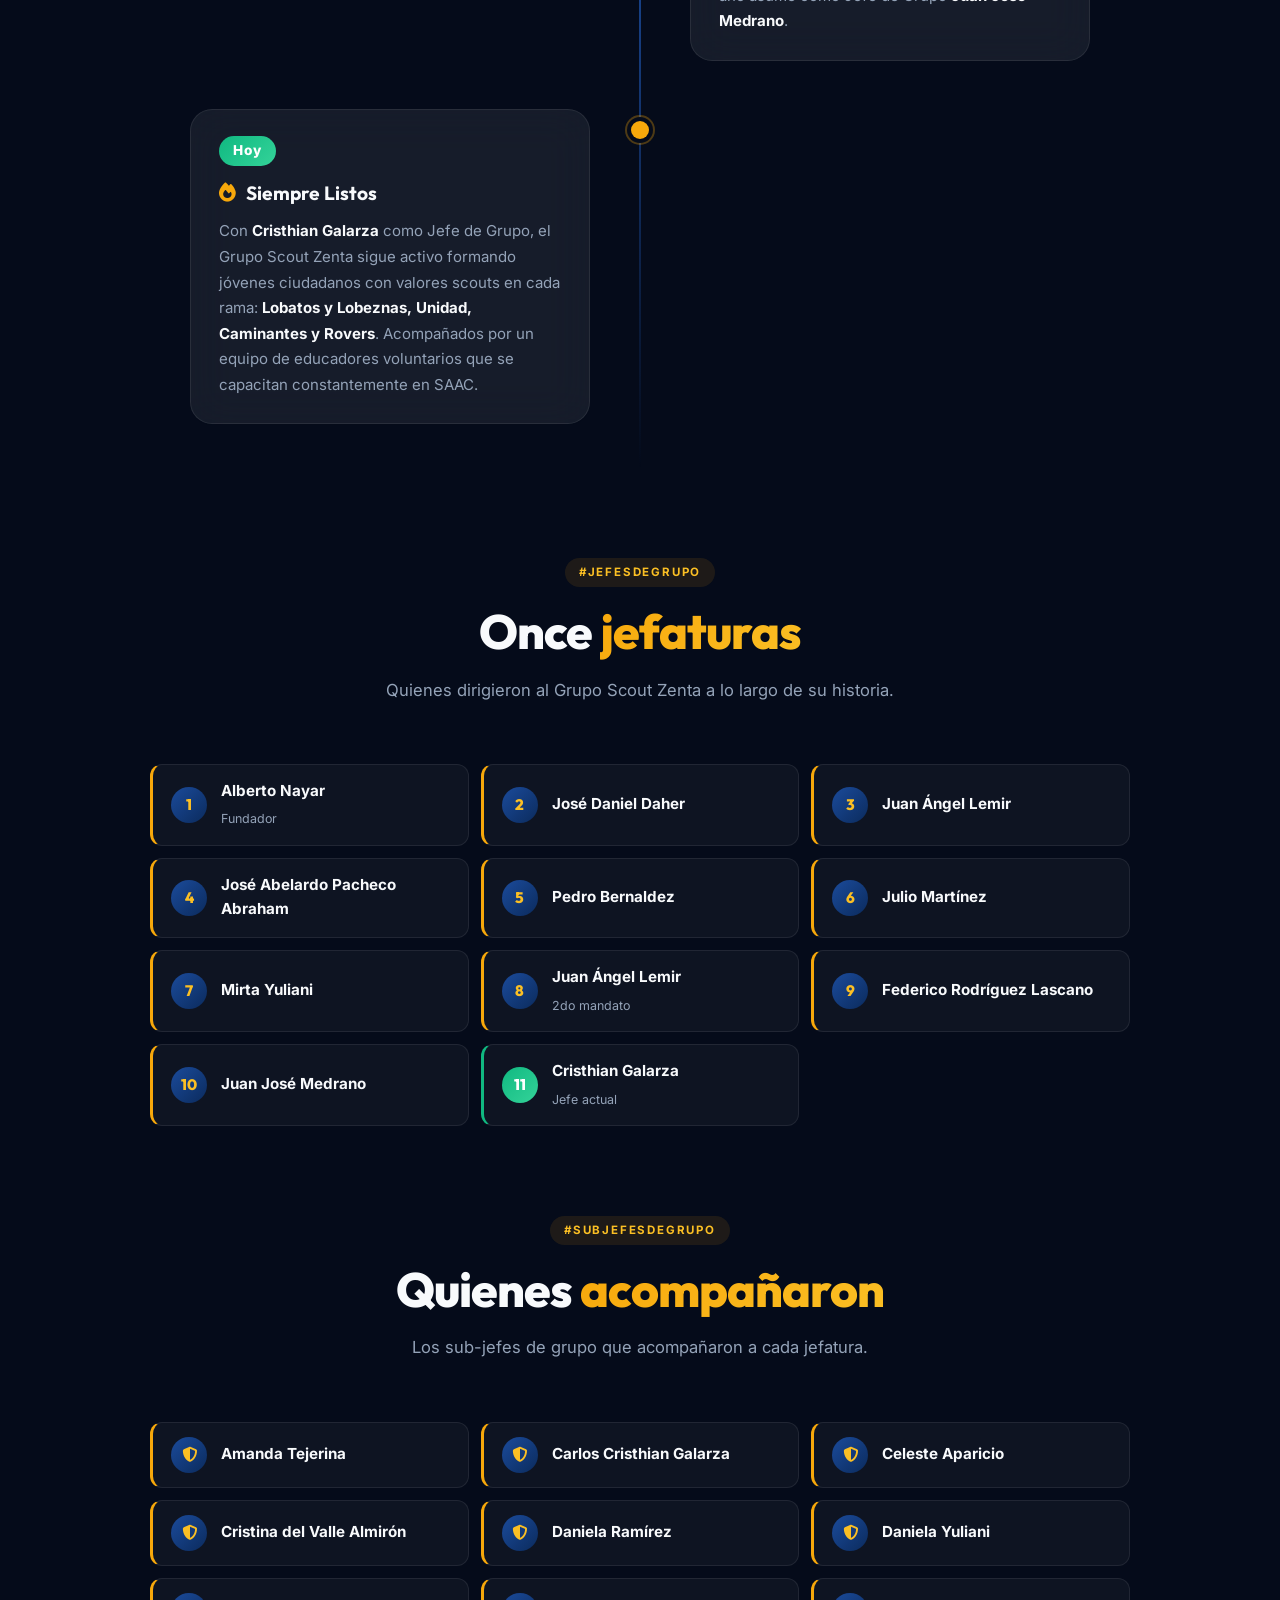
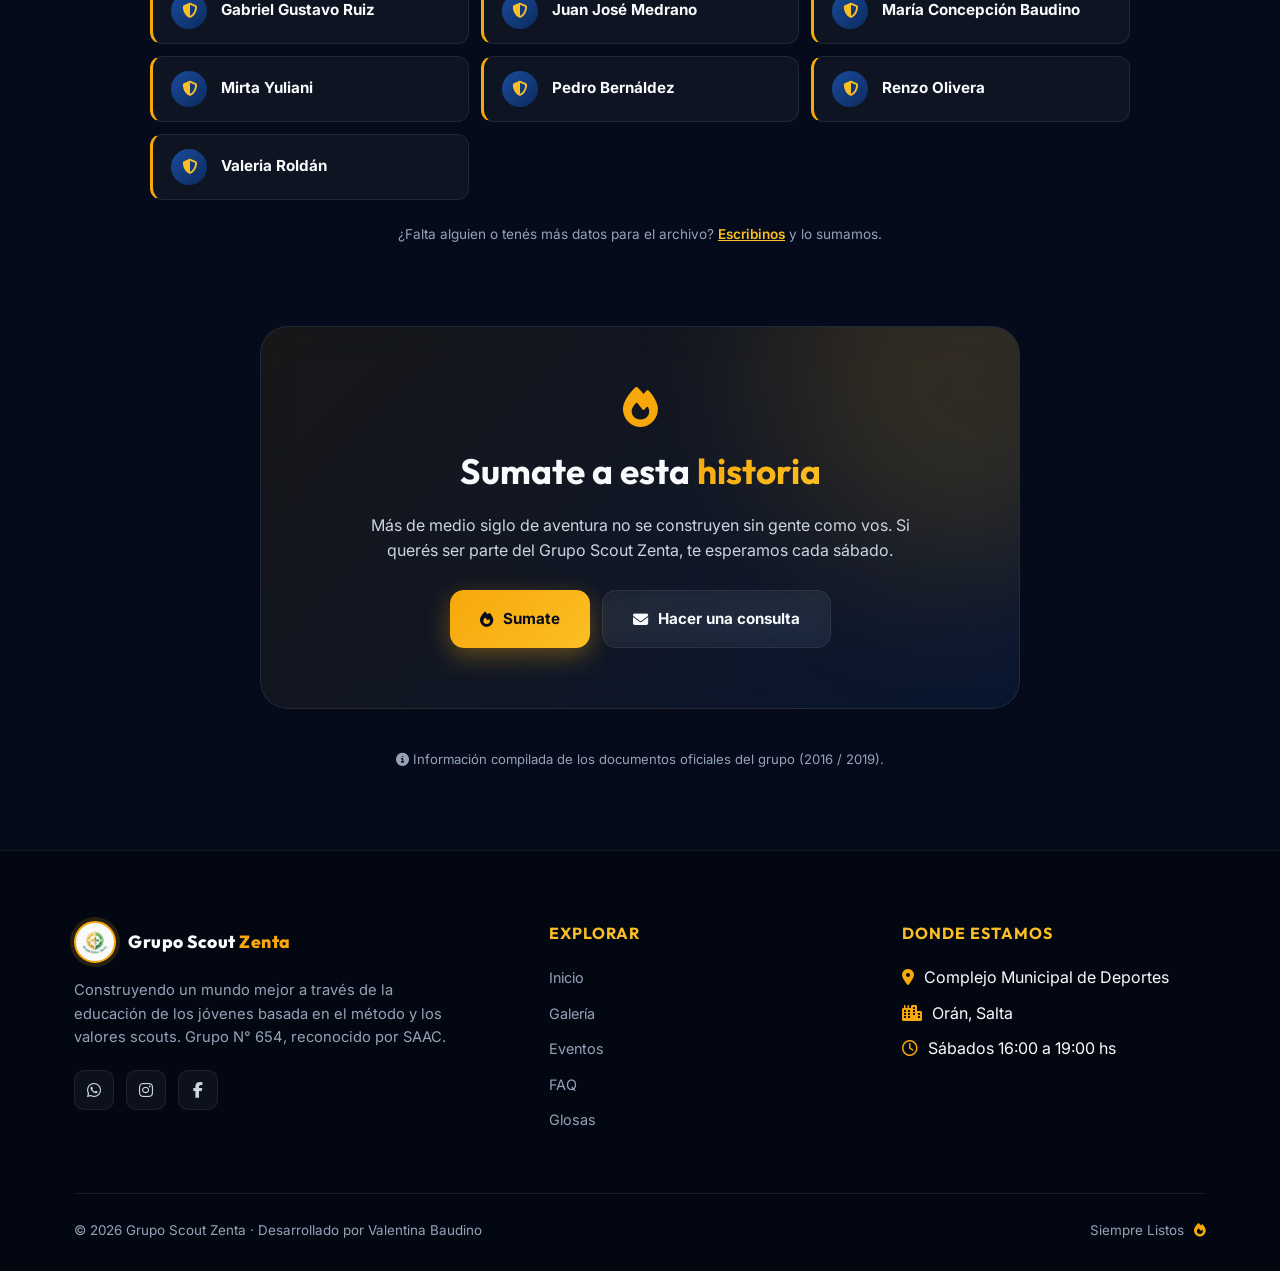
<file: historia.html>
<!DOCTYPE html>
<html lang="es">
<head>
  <meta charset="UTF-8" />
  <meta name="viewport" content="width=device-width, initial-scale=1.0" />
  <title>Nuestra Historia · Grupo Scout Zenta</title>
  <meta name="description" content="Desde 1966 en el corazón de Orán. Conocé la historia, los fundadores y los 11 jefes que condujeron al Grupo Scout Zenta." />
  <link rel="canonical" href="https://scoutzenta.com/historia" />
  <meta property="og:type" content="website" />
  <meta property="og:url" content="https://scoutzenta.com/historia" />
  <meta property="og:title" content="Nuestra Historia · Grupo Scout Zenta" />
  <meta property="og:description" content="Desde 1966 en el corazón de Orán. Conocé la historia, los fundadores y los 11 jefes que condujeron al Grupo Scout Zenta." />
  <meta property="og:image" content="https://scoutzenta.com/assets/logo.png" />
  <meta property="og:locale" content="es_AR" />
  <meta name="twitter:card" content="summary_large_image" />
  <meta name="twitter:title" content="Nuestra Historia · Grupo Scout Zenta" />
  <meta name="twitter:description" content="Desde 1966 en el corazón de Orán. Conocé la historia, los fundadores y los 11 jefes que condujeron al Grupo Scout Zenta." />
  <meta name="twitter:image" content="https://scoutzenta.com/assets/logo.png" />
  <meta name="theme-color" content="#0b2b5d" />
  <link rel="icon" href="assets/logosf.png" type="image/png" />

  <link rel="preconnect" href="https://fonts.googleapis.com" />
  <link rel="preconnect" href="https://fonts.gstatic.com" crossorigin />
  <link href="https://fonts.googleapis.com/css2?family=Inter:wght@300;400;500;600;700&family=Outfit:wght@500;600;700;800;900&family=Playfair+Display:ital,wght@1,500;1,700&display=swap" rel="stylesheet" />
  <link rel="stylesheet" href="assets/css/zenta.css" />
  <link rel="stylesheet" href="https://cdnjs.cloudflare.com/ajax/libs/font-awesome/6.5.1/css/all.min.css" crossorigin="anonymous" referrerpolicy="no-referrer" />

  <style>
    /* Datos clave */
    .key-facts {
      display: grid;
      grid-template-columns: repeat(auto-fit, minmax(260px, 1fr));
      gap: 20px;
      max-width: 980px;
      margin: 0 auto 80px;
    }
    .fact {
      display: flex; align-items: center; gap: 18px;
      padding: 22px 26px;
      background: var(--glass);
      border: 1px solid var(--line);
      border-radius: var(--radius);
      backdrop-filter: blur(20px);
      transition: all 0.3s;
    }
    .fact:hover { transform: translateY(-4px); border-color: var(--gold); }
    .fact-icon {
      width: 50px; height: 50px;
      flex-shrink: 0;
      border-radius: 14px;
      background: linear-gradient(135deg, var(--gold), var(--gold-light));
      color: var(--navy-deep);
      display: flex; align-items: center; justify-content: center;
      font-size: 1.3rem;
    }
    .fact strong { display: block; color: var(--text); font-size: 1.05rem; margin-bottom: 2px; }
    .fact span { color: var(--text-mute); font-size: 0.88rem; }

    /* Intro */
    .intro {
      max-width: 780px; margin: 0 auto 80px;
      text-align: center;
      padding: 0 10px;
    }
    .intro h2 {
      font-family: var(--font-display);
      font-size: clamp(1.7rem, 3.5vw, 2.3rem);
      margin-bottom: 22px;
    }
    .intro h2 .gold {
      background: linear-gradient(135deg, var(--gold), var(--gold-light));
      -webkit-background-clip: text; background-clip: text;
      -webkit-text-fill-color: transparent;
    }
    .intro p {
      color: var(--text-soft);
      font-size: 1.05rem;
      line-height: 1.8;
    }
    .intro strong { color: var(--gold-light); }

    /* Fundadores */
    .founders {
      display: grid;
      grid-template-columns: repeat(auto-fit, minmax(220px, 1fr));
      gap: 20px;
      max-width: 980px;
      margin: 0 auto 80px;
    }
    .founder {
      background: var(--glass);
      border: 1px solid var(--line);
      border-radius: var(--radius);
      padding: 28px 22px;
      text-align: center;
      transition: all 0.4s;
      position: relative;
      overflow: hidden;
      backdrop-filter: blur(20px);
    }
    .founder::before {
      content: ""; position: absolute;
      top: 0; left: 0; right: 0; height: 3px;
      background: linear-gradient(90deg, var(--gold), var(--gold-light));
    }
    .founder:hover {
      transform: translateY(-6px);
      border-color: var(--gold);
      box-shadow: 0 24px 50px -10px rgba(247, 168, 11, 0.2);
    }
    .founder-ico {
      width: 70px; height: 70px;
      border-radius: 50%; margin: 0 auto 16px;
      background: linear-gradient(135deg, var(--gold), #d97706);
      color: var(--navy-deep);
      display: flex; align-items: center; justify-content: center;
      font-size: 1.7rem;
      box-shadow: 0 10px 24px -6px rgba(247, 168, 11, 0.4);
    }
    .founder h4 {
      font-family: var(--font-display);
      font-size: 1.05rem;
      margin-bottom: 6px;
    }
    .founder small {
      color: var(--text-mute);
      font-size: 0.82rem;
      line-height: 1.5;
      display: block;
    }

    /* Timeline */
    .timeline {
      position: relative; max-width: 900px; margin: 0 auto; padding: 20px 0;
    }
    .timeline::before {
      content: ""; position: absolute;
      left: 50%; top: 0; bottom: 0;
      width: 2px;
      background: linear-gradient(180deg, transparent, var(--gold), var(--navy-glow), transparent);
      transform: translateX(-50%);
    }
    .tl-item { position: relative; width: 50%; padding: 24px 50px 24px 0; }
    .tl-item:nth-child(even) { margin-left: 50%; padding: 24px 0 24px 50px; }
    .tl-dot {
      position: absolute; top: 36px;
      width: 18px; height: 18px;
      border-radius: 50%;
      background: var(--gold);
      box-shadow: 0 0 0 4px var(--navy-deep), 0 0 0 6px rgba(247, 168, 11, 0.3);
      z-index: 2;
    }
    .tl-item:nth-child(odd) .tl-dot { right: -9px; }
    .tl-item:nth-child(even) .tl-dot { left: -9px; }
    .tl-card {
      background: var(--glass-strong);
      border: 1px solid var(--line);
      backdrop-filter: blur(20px);
      border-radius: var(--radius);
      padding: 26px 28px;
      transition: all 0.4s;
    }
    .tl-card:hover { transform: translateY(-4px); border-color: var(--gold); }
    .tl-year {
      display: inline-block;
      padding: 4px 14px;
      background: linear-gradient(135deg, var(--gold), var(--gold-light));
      color: var(--navy-deep);
      font-weight: 800; border-radius: 999px;
      font-size: 0.85rem; letter-spacing: 1px;
      margin-bottom: 12px;
    }
    .tl-year.now { background: linear-gradient(135deg, var(--green-accent), #34d399); color: white; }
    .tl-card h3 {
      font-family: var(--font-display);
      font-size: 1.2rem; margin-bottom: 10px;
      display: flex; gap: 10px; align-items: center;
    }
    .tl-card h3 i { color: var(--gold); }
    .tl-card p { color: var(--text-mute); font-size: 0.94rem; line-height: 1.7; }
    .tl-card strong { color: var(--text); }
    .tl-card em { color: var(--gold-soft); font-style: normal; }

    /* Jefes list */
    .jefes-list {
      display: grid;
      grid-template-columns: repeat(auto-fill, minmax(240px, 1fr));
      gap: 12px;
      max-width: 980px;
      margin: 0 auto;
    }
    .jefe {
      display: flex; gap: 14px; align-items: center;
      padding: 14px 18px;
      background: var(--glass);
      border: 1px solid var(--line);
      border-left: 3px solid var(--gold);
      border-radius: 12px;
      transition: all 0.3s;
    }
    .jefe:hover {
      background: var(--glass-strong);
      transform: translateX(6px);
      border-left-color: var(--gold-light);
    }
    .jefe-num {
      width: 36px; height: 36px;
      border-radius: 50%;
      background: linear-gradient(135deg, var(--navy-glow), var(--navy));
      color: var(--gold-light);
      display: flex; align-items: center; justify-content: center;
      font-family: var(--font-display);
      font-weight: 800;
      font-size: 0.95rem;
      flex-shrink: 0;
    }
    .jefe.actual { border-left-color: var(--green-accent); }
    .jefe.actual .jefe-num {
      background: linear-gradient(135deg, var(--green-accent), #34d399);
      color: white;
    }
    .jefe strong {
      font-size: 0.95rem;
      display: block;
      margin-bottom: 2px;
    }
    .jefe small {
      color: var(--text-mute);
      font-size: 0.78rem;
    }

    /* Sub-jefes (placeholder mientras se compila la lista) */
    .subjefes-card {
      max-width: 760px;
      margin: 0 auto;
    }
    .subjefes-empty {
      text-align: center;
      padding: 50px 36px;
      background: var(--glass);
      border: 1.5px dashed var(--line);
      border-radius: var(--radius);
      backdrop-filter: blur(20px);
      transition: all 0.4s;
    }
    .subjefes-empty:hover {
      border-color: var(--gold);
      background: var(--glass-strong);
    }
    .subjefes-empty i {
      font-size: 2.6rem;
      color: var(--gold);
      margin-bottom: 18px;
      opacity: 0.75;
    }
    .subjefes-empty h3 {
      font-family: var(--font-display);
      font-size: 1.45rem;
      margin-bottom: 14px;
    }
    .subjefes-empty p {
      color: var(--text-soft);
      max-width: 540px;
      margin: 0 auto;
      line-height: 1.7;
      font-size: 0.95rem;
    }
    .subjefes-empty strong { color: var(--gold-light); }

    /* Cierre */
    .closing-box {
      max-width: 760px; margin: 80px auto 0;
      text-align: center;
      padding: 60px 32px;
      background: linear-gradient(135deg, rgba(247, 168, 11, 0.08), rgba(27, 75, 155, 0.18));
      border: 1px solid var(--line);
      border-radius: 28px;
      position: relative;
      overflow: hidden;
      backdrop-filter: blur(20px);
    }
    .closing-box::before {
      content: ""; position: absolute;
      top: -150px; right: -150px; width: 400px; height: 400px;
      border-radius: 50%;
      background: var(--gold); opacity: 0.15; filter: blur(80px);
    }
    .closing-box i.flame {
      font-size: 2.5rem; color: var(--gold);
      margin-bottom: 16px;
      animation: flicker 2.5s ease-in-out infinite;
    }
    @keyframes flicker {
      0%,100% { transform: scale(1) rotate(-2deg); }
      50% { transform: scale(1.08) rotate(3deg); }
    }
    .closing-box h3 {
      font-family: var(--font-display);
      font-size: clamp(1.6rem, 3vw, 2.2rem);
      margin-bottom: 14px;
      position: relative;
    }
    .closing-box p {
      color: var(--text-soft);
      max-width: 540px;
      margin: 0 auto 26px;
      position: relative;
    }
    .closing-actions {
      display: flex; gap: 12px; justify-content: center; flex-wrap: wrap;
      position: relative;
    }

    .note {
      text-align: center;
      color: var(--text-mute);
      font-size: 0.82rem;
      margin-top: 40px;
    }

    @media (max-width: 920px) {
      .timeline::before { left: 18px; }
      .tl-item, .tl-item:nth-child(even) {
        width: 100%; margin-left: 0;
        padding: 24px 0 24px 50px;
      }
      .tl-item:nth-child(odd) .tl-dot,
      .tl-item:nth-child(even) .tl-dot { left: 8px; right: auto; }
    }
  </style>
</head>
<body>

  <div class="bg-aurora"></div>
  <div class="bg-grid"></div>

  <!-- NAV -->
  <nav class="nav always-scrolled" id="nav">
    <div class="container nav-inner">
      <a href="index.html" class="brand">
        <img src="assets/logosf.png" alt="Logo Grupo Scout Zenta" class="brand-logo" />
        <span class="brand-text">Grupo Scout <span>Zenta</span></span>
      </a>
      <ul class="nav-links">
        <li><a href="index.html#nosotros">Nosotros</a></li>
        <li><a href="historia.html" class="active">Historia</a></li>
        <li><a href="galeria.html">Galería</a></li>
        <li><a href="eventos.html">Eventos</a></li>
        <li><a href="faq.html">FAQ</a></li>
      </ul>
      <div style="display:flex; gap:10px; align-items:center;">
        <a href="https://panel.scoutzenta.com/login/" class="nav-access"><i class="fa-solid fa-right-to-bracket"></i> Acceso</a>
        <a href="index.html#contacto" class="nav-cta"><i class="fa-solid fa-fire"></i> Sumate</a>
        <button class="nav-toggle" id="nav-toggle" aria-label="Abrir menú"><i class="fa-solid fa-bars"></i></button>
      </div>
    </div>
  </nav>

  <aside class="mobile-panel" id="mobile-panel" aria-hidden="true">
    <button class="mobile-close" id="mobile-close" aria-label="Cerrar"><i class="fa-solid fa-xmark"></i></button>
    <ul>
      <li><a href="index.html"><i class="fa-solid fa-house"></i> Inicio</a></li>
      <li><a href="historia.html"><i class="fa-solid fa-book-open"></i> Historia</a></li>
      <li><a href="galeria.html"><i class="fa-solid fa-images"></i> Galería</a></li>
      <li><a href="eventos.html"><i class="fa-solid fa-calendar-days"></i> Eventos</a></li>
      <li><a href="faq.html"><i class="fa-solid fa-circle-question"></i> FAQ</a></li>
      <li><a href="glosas.html"><i class="fa-solid fa-feather-pointed"></i> Glosas</a></li>
    </ul>
    <a href="https://panel.scoutzenta.com/login/" class="mobile-access"><i class="fa-solid fa-right-to-bracket"></i> Acceso inscriptos</a>
    <a href="index.html#contacto" class="mobile-cta"><i class="fa-solid fa-fire"></i> Sumate</a>
  </aside>

  <!-- HERO -->
  <header class="page-hero">
    <div class="container">
      <img src="assets/logosf.png" alt="Logo Zenta" class="page-hero-logo reveal scale" />
      <div class="section-tag reveal delay-1">#NuestraHistoria</div>
      <h1 class="reveal delay-2">Más de medio siglo <span class="gold">de aventura</span></h1>
      <p class="lead reveal delay-3">Desde 1966, formando ciudadanos comprometidos con el método scout en el corazón de Orán.</p>
    </div>
  </header>

  <section class="section">
    <div class="container">

      <!-- Datos clave -->
      <div class="key-facts">
        <div class="fact reveal">
          <div class="fact-icon"><i class="fa-solid fa-cake-candles"></i></div>
          <div><strong>22 de mayo de 1966</strong><span>Fecha de fundación oficial</span></div>
        </div>
        <div class="fact reveal delay-1">
          <div class="fact-icon"><i class="fa-solid fa-hashtag"></i></div>
          <div><strong>Grupo N° 654</strong><span>Reconocidos por INSA / SAAC</span></div>
        </div>
        <div class="fact reveal delay-2">
          <div class="fact-icon"><i class="fa-solid fa-users"></i></div>
          <div><strong>~60 beneficiarios</strong><span>Niños y jóvenes activos</span></div>
        </div>
      </div>

      <!-- Intro -->
      <div class="intro reveal">
        <h2>El <span class="gold">comienzo</span></h2>
        <p>
          El escultismo llegó a Orán en <strong>1966</strong> de la mano del entonces <strong>Rotary Club</strong>, presidido por el Dr. Germán Bernad. La iniciativa contó con el apoyo del Sr. <strong>Alberto Nayar</strong>, profesor de educación física de la Escuela Técnica, el <strong>Comandante Toyo</strong>, jefe del Escuadrón 20 de Gendarmería Nacional, y el Obispo de la Diócesis de la Nueva Orán, <strong>Monseñor Fray Francisco de la Cruz Muguerza</strong>.
        </p>
      </div>

      <!-- Fundadores -->
      <div class="section-head">
        <div class="section-tag reveal">#Fundadores</div>
        <h2 class="reveal delay-1">Quienes <span class="gold">lo hicieron posible</span></h2>
        <p class="reveal delay-2">Las cuatro figuras que impulsaron el escultismo en Orán.</p>
      </div>
      <div class="founders">
        <div class="founder reveal">
          <div class="founder-ico"><i class="fa-solid fa-user-tie"></i></div>
          <h4>Dr. Germán Bernad</h4>
          <small>Presidente del Rotary Club</small>
        </div>
        <div class="founder reveal delay-1">
          <div class="founder-ico"><i class="fa-solid fa-person-running"></i></div>
          <h4>Sr. Alberto Nayar</h4>
          <small>Profesor de Ed. Física · Escuela Técnica</small>
        </div>
        <div class="founder reveal delay-2">
          <div class="founder-ico"><i class="fa-solid fa-shield"></i></div>
          <h4>Comandante Toyo</h4>
          <small>Jefe del Escuadrón 20 · Gendarmería Nacional</small>
        </div>
        <div class="founder reveal delay-3">
          <div class="founder-ico"><i class="fa-solid fa-cross"></i></div>
          <h4>Mons. Fray Francisco de la Cruz Muguerza</h4>
          <small>Obispo de la Diócesis de la Nueva Orán</small>
        </div>
      </div>

      <!-- Timeline completa -->
      <div class="section-head">
        <div class="section-tag reveal">#LíneaDeTiempo</div>
        <h2 class="reveal delay-1">Los hitos que <span class="gold">nos marcaron</span></h2>
        <p class="reveal delay-2">Casi 60 años de aventura scout en Orán.</p>
      </div>
      <div class="timeline">
        <div class="tl-item reveal">
          <div class="tl-dot"></div>
          <div class="tl-card">
            <span class="tl-year">1966</span>
            <h3><i class="fa-solid fa-flag"></i> Fundación</h3>
            <p>El 22 de mayo nace la <strong>Agrupación Scout Zenta</strong>, reconocida oficialmente por la Institución Nacional de Scoutismo Argentino (INSA). Sus actividades comienzan en un predio ubicado en <em>H. Irigoyen al 100</em>, donde hoy se encuentra la Casa Municipal de la Cultura.</p>
          </div>
        </div>
        <div class="tl-item reveal">
          <div class="tl-dot"></div>
          <div class="tl-card">
            <span class="tl-year">···</span>
            <h3><i class="fa-solid fa-people-arrows"></i> Unión nacional</h3>
            <p>La INSA se une con la <strong>Unión de Scout Católicos (USCa)</strong>, formando la actual <strong>Scouts de Argentina Asociación Civil (SAAC)</strong>. La Agrupación Scout Zenta cambia su denominación a <strong>"Grupo Scout Zenta"</strong>.</p>
          </div>
        </div>
        <div class="tl-item reveal">
          <div class="tl-dot"></div>
          <div class="tl-card">
            <span class="tl-year">2016</span>
            <h3><i class="fa-solid fa-medal"></i> Bodas de Oro</h3>
            <p>El 22 de mayo el grupo cumple <strong>50 años</strong>. En ese momento las actividades se desarrollaban en el <em>predio del Aeroclub Orán</em>, los sábados de 15 a 18 hs., con aproximadamente <strong>55 niños y jóvenes</strong>. Jefe de Grupo: <strong>MS Juan Ángel Lemir</strong>.</p>
          </div>
        </div>
        <div class="tl-item reveal">
          <div class="tl-dot"></div>
          <div class="tl-card">
            <span class="tl-year">2019</span>
            <h3><i class="fa-solid fa-house-chimney"></i> Nueva sede</h3>
            <p>El grupo se traslada al <strong>Complejo Municipal de Deportes</strong>, manteniendo los sábados de 15 a 18 hs. y creciendo a unos <strong>60 beneficiarios</strong>. En ese año asume como Jefe de Grupo <strong>Juan José Medrano</strong>.</p>
          </div>
        </div>
        <div class="tl-item reveal">
          <div class="tl-dot"></div>
          <div class="tl-card">
            <span class="tl-year now">Hoy</span>
            <h3><i class="fa-solid fa-fire"></i> Siempre Listos</h3>
            <p>Con <strong>Cristhian Galarza</strong> como Jefe de Grupo, el Grupo Scout Zenta sigue activo formando jóvenes ciudadanos con valores scouts en cada rama: <strong>Lobatos y Lobeznas, Unidad, Caminantes y Rovers</strong>. Acompañados por un equipo de educadores voluntarios que se capacitan constantemente en SAAC.</p>
          </div>
        </div>
      </div>

      <!-- Jefes de grupo -->
      <div class="section-head" style="margin-top:90px;">
        <div class="section-tag reveal">#JefesDeGrupo</div>
        <h2 class="reveal delay-1">Once <span class="gold">jefaturas</span></h2>
        <p class="reveal delay-2">Quienes dirigieron al Grupo Scout Zenta a lo largo de su historia.</p>
      </div>
      <div class="jefes-list">
        <div class="jefe reveal"><div class="jefe-num">1</div><div><strong>Alberto Nayar</strong><small>Fundador</small></div></div>
        <div class="jefe reveal"><div class="jefe-num">2</div><div><strong>José Daniel Daher</strong></div></div>
        <div class="jefe reveal"><div class="jefe-num">3</div><div><strong>Juan Ángel Lemir</strong></div></div>
        <div class="jefe reveal"><div class="jefe-num">4</div><div><strong>José Abelardo Pacheco Abraham</strong></div></div>
        <div class="jefe reveal"><div class="jefe-num">5</div><div><strong>Pedro Bernaldez</strong></div></div>
        <div class="jefe reveal"><div class="jefe-num">6</div><div><strong>Julio Martínez</strong></div></div>
        <div class="jefe reveal"><div class="jefe-num">7</div><div><strong>Mirta Yuliani</strong></div></div>
        <div class="jefe reveal"><div class="jefe-num">8</div><div><strong>Juan Ángel Lemir</strong><small>2do mandato</small></div></div>
        <div class="jefe reveal"><div class="jefe-num">9</div><div><strong>Federico Rodríguez Lascano</strong></div></div>
        <div class="jefe reveal"><div class="jefe-num">10</div><div><strong>Juan José Medrano</strong></div></div>
        <div class="jefe actual reveal"><div class="jefe-num">11</div><div><strong>Cristhian Galarza</strong><small>Jefe actual</small></div></div>
      </div>

      <!-- Sub-jefes de grupo -->
      <div class="section-head" style="margin-top:90px;">
        <div class="section-tag reveal">#SubJefesDeGrupo</div>
        <h2 class="reveal delay-1">Quienes <span class="gold">acompañaron</span></h2>
        <p class="reveal delay-2">Los sub-jefes de grupo que acompañaron a cada jefatura.</p>
      </div>
      <div class="jefes-list reveal">
        <div class="jefe"><div class="jefe-num"><i class="fa-solid fa-shield-halved"></i></div><div><strong>Amanda Tejerina</strong></div></div>
        <div class="jefe"><div class="jefe-num"><i class="fa-solid fa-shield-halved"></i></div><div><strong>Carlos Cristhian Galarza</strong></div></div>
        <div class="jefe"><div class="jefe-num"><i class="fa-solid fa-shield-halved"></i></div><div><strong>Celeste Aparicio</strong></div></div>
        <div class="jefe"><div class="jefe-num"><i class="fa-solid fa-shield-halved"></i></div><div><strong>Cristina del Valle Almirón</strong></div></div>
        <div class="jefe"><div class="jefe-num"><i class="fa-solid fa-shield-halved"></i></div><div><strong>Daniela Ramírez</strong></div></div>
        <div class="jefe"><div class="jefe-num"><i class="fa-solid fa-shield-halved"></i></div><div><strong>Daniela Yuliani</strong></div></div>
        <div class="jefe"><div class="jefe-num"><i class="fa-solid fa-shield-halved"></i></div><div><strong>Gabriel Gustavo Ruiz</strong></div></div>
        <div class="jefe"><div class="jefe-num"><i class="fa-solid fa-shield-halved"></i></div><div><strong>Juan José Medrano</strong></div></div>
        <div class="jefe"><div class="jefe-num"><i class="fa-solid fa-shield-halved"></i></div><div><strong>María Concepción Baudino</strong></div></div>
        <div class="jefe"><div class="jefe-num"><i class="fa-solid fa-shield-halved"></i></div><div><strong>Mirta Yuliani</strong></div></div>
        <div class="jefe"><div class="jefe-num"><i class="fa-solid fa-shield-halved"></i></div><div><strong>Pedro Bernáldez</strong></div></div>
        <div class="jefe"><div class="jefe-num"><i class="fa-solid fa-shield-halved"></i></div><div><strong>Renzo Olivera</strong></div></div>
        <div class="jefe"><div class="jefe-num"><i class="fa-solid fa-shield-halved"></i></div><div><strong>Valeria Roldán</strong></div></div>
      </div>
      <p class="reveal" style="text-align:center; color:var(--text-mute); font-size:0.85rem; margin-top:24px;">
        ¿Falta alguien o tenés más datos para el archivo? <a href="https://wa.me/5493878359312?text=Quiero%20aportar%20info%20sobre%20Sub-Jefes%20del%20Grupo%20Scout%20Zenta" target="_blank" rel="noopener" style="color:var(--gold-light); font-weight:600;">Escribinos</a> y lo sumamos.
      </p>

      <!-- Cierre -->
      <div class="closing-box reveal">
        <i class="fa-solid fa-fire flame"></i>
        <h3>Sumate a esta <span style="background: linear-gradient(135deg, var(--gold), var(--gold-light)); -webkit-background-clip: text; background-clip: text; -webkit-text-fill-color: transparent;">historia</span></h3>
        <p>Más de medio siglo de aventura no se construyen sin gente como vos. Si querés ser parte del Grupo Scout Zenta, te esperamos cada sábado.</p>
        <div class="closing-actions">
          <a href="index.html#contacto" class="btn btn-primary"><i class="fa-solid fa-fire"></i> Sumate</a>
          <a href="index.html#contacto" class="btn btn-ghost"><i class="fa-solid fa-envelope"></i> Hacer una consulta</a>
        </div>
      </div>

      <p class="note"><i class="fa-solid fa-circle-info"></i> Información compilada de los documentos oficiales del grupo (2016 / 2019).</p>
    </div>
  </section>

  <!-- FOOTER -->
  <footer class="footer">
    <div class="container">
      <div class="footer-grid">
        <div class="footer-brand">
          <a href="index.html" class="brand">
            <img src="assets/logosf.png" alt="Logo Zenta" class="brand-logo" />
            <span class="brand-text">Grupo Scout <span>Zenta</span></span>
          </a>
          <p>Construyendo un mundo mejor a través de la educación de los jóvenes basada en el método y los valores scouts. Grupo N° 654, reconocido por SAAC.</p>
          <div class="footer-socials">
            <a href="https://wa.me/5493878359312" target="_blank" rel="noopener" aria-label="WhatsApp"><i class="fa-brands fa-whatsapp"></i></a>
            <a href="https://instagram.com/gscoutzenta" target="_blank" rel="noopener" aria-label="Instagram"><i class="fa-brands fa-instagram"></i></a>
            <a href="https://www.facebook.com/share/1HpJdo8r63/" target="_blank" rel="noopener" aria-label="Facebook"><i class="fa-brands fa-facebook-f"></i></a>
          </div>
        </div>
        <div>
          <h4>Explorar</h4>
          <ul>
            <li><a href="index.html">Inicio</a></li>
            <li><a href="galeria.html">Galería</a></li>
            <li><a href="eventos.html">Eventos</a></li>
            <li><a href="faq.html">FAQ</a></li>
            <li><a href="glosas.html">Glosas</a></li>
          </ul>
        </div>
        <div>
          <h4>Donde estamos</h4>
          <ul>
            <li><i class="fa-solid fa-location-dot" style="color:var(--gold); margin-right:6px;"></i> Complejo Municipal de Deportes</li>
            <li><i class="fa-solid fa-city" style="color:var(--gold); margin-right:6px;"></i> Orán, Salta</li>
            <li><i class="fa-regular fa-clock" style="color:var(--gold); margin-right:6px;"></i> Sábados 16:00 a 19:00 hs</li>
          </ul>
        </div>
      </div>
      <div class="footer-bottom">
        <p>&copy; <span id="year"></span> Grupo Scout Zenta · Desarrollado por Valentina Baudino</p>
        <p class="motto">Siempre Listos <i class="fa-solid fa-fire"></i></p>
      </div>
    </div>
  </footer>

  <script src="assets/js/zenta.js"></script>
</body>
</html>
</file>
<file: assets/css/zenta.css>
/* =============================================================
   Zenta · sistema de diseño compartido
   Premium dark, navy + gold scout
   ============================================================= */

:root {
  --navy-deep: #050b1a;
  --navy: #0b2b5d;
  --navy-soft: #112d63;
  --navy-glow: #1b4b9b;
  --gold: #f7a80b;
  --gold-light: #fbbf24;
  --gold-soft: #fde68a;
  --green-accent: #10b981;
  --text: #f8fafc;
  --text-mute: #94a3b8;
  --text-soft: #cbd5e1;
  --line: rgba(255, 255, 255, 0.08);
  --glass: rgba(255, 255, 255, 0.04);
  --glass-strong: rgba(255, 255, 255, 0.07);

  --font-display: 'Outfit', system-ui, sans-serif;
  --font-body: 'Inter', system-ui, sans-serif;
  --font-serif: 'Playfair Display', Georgia, serif;

  --container: 1180px;
  --radius: 22px;
  --radius-sm: 14px;
}

* { box-sizing: border-box; margin: 0; padding: 0; }
html { scroll-behavior: smooth; }
body {
  font-family: var(--font-body);
  background: var(--navy-deep);
  color: var(--text);
  line-height: 1.6;
  overflow-x: hidden;
  -webkit-font-smoothing: antialiased;
  -moz-osx-font-smoothing: grayscale;
}

::-webkit-scrollbar { width: 10px; }
::-webkit-scrollbar-track { background: var(--navy-deep); }
::-webkit-scrollbar-thumb { background: linear-gradient(180deg, var(--gold), var(--navy-glow)); border-radius: 6px; }
::-webkit-scrollbar-thumb:hover { background: var(--gold-light); }

/* ===== Fondo: auroras + grid sutil ===== */
.bg-aurora {
  position: fixed; inset: 0; z-index: -1; overflow: hidden; pointer-events: none;
}
.bg-aurora::before, .bg-aurora::after {
  content: ""; position: absolute;
  width: 700px; height: 700px;
  border-radius: 50%; filter: blur(120px);
  opacity: 0.35; will-change: transform;
}
.bg-aurora::before {
  top: -200px; left: -200px;
  background: radial-gradient(circle, var(--navy-glow), transparent 70%);
  animation: float-1 22s ease-in-out infinite;
}
.bg-aurora::after {
  bottom: -200px; right: -200px;
  background: radial-gradient(circle, var(--gold), transparent 70%);
  animation: float-2 28s ease-in-out infinite;
  opacity: 0.18;
}
@keyframes float-1 {
  0%,100% { transform: translate(0,0) scale(1); }
  50% { transform: translate(180px, 120px) scale(1.15); }
}
@keyframes float-2 {
  0%,100% { transform: translate(0,0) scale(1); }
  50% { transform: translate(-200px, -120px) scale(1.1); }
}

.bg-grid {
  position: fixed; inset: 0; z-index: -1;
  background-image:
    linear-gradient(rgba(247, 168, 11, 0.04) 1px, transparent 1px),
    linear-gradient(90deg, rgba(247, 168, 11, 0.04) 1px, transparent 1px);
  background-size: 80px 80px;
  mask-image: radial-gradient(circle at 50% 30%, black, transparent 70%);
  -webkit-mask-image: radial-gradient(circle at 50% 30%, black, transparent 70%);
  pointer-events: none;
}

.container { max-width: var(--container); margin: 0 auto; padding: 0 24px; }

/* ===== NAV ===== */
.nav {
  position: fixed; top: 0; left: 0; right: 0;
  z-index: 100; padding: 18px 0;
  transition: all 0.35s ease;
}
.nav.scrolled, .nav.always-scrolled {
  backdrop-filter: blur(20px) saturate(180%);
  -webkit-backdrop-filter: blur(20px) saturate(180%);
  background: rgba(5, 11, 26, 0.7);
  border-bottom: 1px solid var(--line);
  padding: 12px 0;
}
.nav-inner {
  display: flex; align-items: center; justify-content: space-between; gap: 20px;
}
.brand {
  display: flex; align-items: center; gap: 12px;
  text-decoration: none; color: var(--text);
}
.brand-logo {
  width: 42px; height: 42px;
  background: var(--text);
  border-radius: 50%;
  padding: 4px;
  border: 2px solid var(--gold);
  box-shadow: 0 0 0 4px rgba(247, 168, 11, 0.15);
  object-fit: contain;
  transition: transform 0.35s ease;
}
.brand:hover .brand-logo { transform: scale(1.05); }
.brand-text {
  font-family: var(--font-display); font-weight: 800;
  font-size: 1.1rem; letter-spacing: 0.5px;
}
.brand-text span { color: var(--gold); }
.nav-links { display: flex; gap: 28px; list-style: none; }
.nav-links a {
  color: var(--text-soft); text-decoration: none;
  font-size: 0.9rem; font-weight: 500;
  transition: color 0.2s; position: relative;
}
.nav-links a:hover, .nav-links a.active { color: var(--gold); }
.nav-links a::after {
  content: ""; position: absolute;
  left: 0; bottom: -6px;
  width: 0; height: 2px; background: var(--gold);
  transition: width 0.3s;
}
.nav-links a:hover::after, .nav-links a.active::after { width: 100%; }
.nav-cta {
  display: inline-flex; align-items: center; gap: 8px;
  padding: 10px 20px;
  background: linear-gradient(135deg, var(--gold), var(--gold-light));
  color: var(--navy-deep);
  border-radius: 12px; text-decoration: none;
  font-weight: 700; font-size: 0.88rem;
  transition: all 0.25s;
  box-shadow: 0 4px 20px rgba(247, 168, 11, 0.3);
}
.nav-cta:hover {
  transform: translateY(-2px);
  box-shadow: 0 8px 28px rgba(247, 168, 11, 0.45);
}
/* Botón secundario "Acceso" (lleva al panel de inscriptos) */
.nav-access {
  display: inline-flex; align-items: center; gap: 8px;
  padding: 9px 16px;
  background: transparent;
  color: var(--gold-light);
  border: 1px solid var(--line);
  border-radius: 12px; text-decoration: none;
  font-weight: 600; font-size: 0.88rem;
  transition: all 0.25s;
}
.nav-access:hover {
  border-color: var(--gold); color: var(--gold);
  background: rgba(247, 168, 11, 0.08);
}
.nav-toggle {
  display: none; background: transparent; border: none;
  color: var(--text); font-size: 1.4rem; cursor: pointer;
}

.mobile-panel {
  position: fixed; top: 0; right: -100%;
  width: min(330px, 86%); height: 100vh;
  background: rgba(5, 11, 26, 0.97);
  backdrop-filter: blur(20px);
  z-index: 200; padding: 90px 28px 30px;
  transition: right 0.35s cubic-bezier(0.4, 0, 0.2, 1);
  border-left: 1px solid var(--line);
  overflow-y: auto;
}
.mobile-panel.open { right: 0; }
.mobile-panel ul { list-style: none; }
.mobile-panel li { border-bottom: 1px solid var(--line); }
.mobile-panel a {
  display: flex; align-items: center; gap: 12px;
  padding: 16px 0;
  color: var(--text-soft); text-decoration: none;
  font-weight: 500; transition: color 0.2s;
}
.mobile-panel a:hover { color: var(--gold); }
.mobile-panel a i { color: var(--gold); width: 22px; }
.mobile-close {
  position: absolute; top: 22px; right: 22px;
  background: transparent; border: none;
  color: var(--text); font-size: 1.6rem; cursor: pointer;
}
.mobile-cta {
  margin-top: 24px; display: block;
  padding: 14px;
  background: linear-gradient(135deg, var(--gold), var(--gold-light));
  color: var(--navy-deep) !important;
  border-radius: 12px; text-align: center;
  font-weight: 700; text-decoration: none;
}
.mobile-access {
  margin-top: 12px; display: block;
  padding: 13px;
  background: transparent;
  color: var(--gold-light) !important;
  border: 1px solid var(--line);
  border-radius: 12px; text-align: center;
  font-weight: 600; text-decoration: none;
}

/* ===== BOTONES ===== */
.btn {
  display: inline-flex; align-items: center; gap: 10px;
  padding: 16px 30px; border-radius: 14px;
  text-decoration: none; font-weight: 700;
  font-size: 0.95rem; transition: all 0.3s cubic-bezier(0.4, 0, 0.2, 1);
  cursor: pointer; border: none; font-family: var(--font-body);
}
.btn-primary {
  background: linear-gradient(135deg, var(--gold), var(--gold-light));
  color: var(--navy-deep);
  box-shadow: 0 8px 24px rgba(247, 168, 11, 0.35);
}
.btn-primary:hover {
  transform: translateY(-3px);
  box-shadow: 0 14px 36px rgba(247, 168, 11, 0.5);
}
.btn-ghost {
  background: var(--glass); color: var(--text);
  border: 1px solid var(--line);
  backdrop-filter: blur(10px);
}
.btn-ghost:hover {
  background: var(--glass-strong);
  border-color: var(--gold);
  transform: translateY(-3px);
}

/* ===== PAGE HERO (páginas internas) ===== */
.page-hero {
  position: relative;
  padding: 170px 0 80px;
  text-align: center;
  overflow: hidden;
}
.page-hero::before, .page-hero::after {
  content: ""; position: absolute;
  width: 400px; height: 400px;
  border-radius: 50%; filter: blur(100px);
  pointer-events: none;
}
.page-hero::before {
  top: -120px; left: -120px;
  background: var(--navy-glow);
  opacity: 0.3;
}
.page-hero::after {
  top: -180px; right: -180px;
  background: var(--gold);
  opacity: 0.12;
}
.page-hero-logo {
  width: 110px; height: 110px;
  background: var(--text);
  border-radius: 50%;
  padding: 8px;
  object-fit: contain;
  margin: 0 auto 22px;
  display: block;
  border: 3px solid var(--gold);
  box-shadow: 0 20px 40px -10px rgba(11, 43, 93, 0.8);
  position: relative; z-index: 1;
}
.page-hero .section-tag, .page-hero .badge {
  display: inline-flex; align-items: center; gap: 8px;
  padding: 6px 16px;
  background: rgba(247, 168, 11, 0.12);
  border: 1px solid rgba(247, 168, 11, 0.3);
  border-radius: 999px;
  color: var(--gold-light);
  font-size: 0.78rem; font-weight: 700;
  letter-spacing: 1.5px; text-transform: uppercase;
  margin-bottom: 22px; position: relative; z-index: 1;
}
.page-hero h1 {
  font-family: var(--font-display);
  font-size: clamp(2.2rem, 5.5vw, 4rem);
  font-weight: 900;
  line-height: 1.1;
  letter-spacing: -0.02em;
  max-width: 820px;
  margin: 0 auto 18px;
  position: relative; z-index: 1;
}
.page-hero h1 .gold {
  background: linear-gradient(135deg, var(--gold), var(--gold-light));
  -webkit-background-clip: text; background-clip: text;
  -webkit-text-fill-color: transparent;
}
.page-hero p.lead {
  font-size: clamp(1rem, 1.4vw, 1.15rem);
  color: var(--text-mute);
  max-width: 620px; margin: 0 auto;
  line-height: 1.7; position: relative; z-index: 1;
}

/* ===== SECCIÓN ===== */
.section { padding: 80px 0; position: relative; }
.section-tag {
  display: inline-flex; align-items: center; gap: 8px;
  padding: 5px 14px;
  background: rgba(247, 168, 11, 0.1);
  color: var(--gold-light);
  border-radius: 999px;
  font-size: 0.72rem; font-weight: 700;
  letter-spacing: 1.8px; text-transform: uppercase;
  margin-bottom: 18px;
}
.section-head {
  text-align: center; max-width: 720px; margin: 0 auto 60px;
}
.section-head h2 {
  font-family: var(--font-display);
  font-size: clamp(1.8rem, 4vw, 3rem);
  font-weight: 800; letter-spacing: -0.02em;
  line-height: 1.1; margin-bottom: 18px;
}
.section-head h2 .gold {
  background: linear-gradient(135deg, var(--gold), var(--gold-light));
  -webkit-background-clip: text; background-clip: text;
  -webkit-text-fill-color: transparent;
}
.section-head p {
  font-size: 1.04rem; color: var(--text-mute); line-height: 1.7;
}

/* ===== FOOTER ===== */
.footer {
  padding: 70px 0 30px;
  background: rgba(0,0,0,0.3);
  border-top: 1px solid var(--line);
}
.footer-grid {
  display: grid;
  grid-template-columns: 1.4fr 1fr 1fr;
  gap: 50px; margin-bottom: 50px;
}
.footer h4 {
  font-family: var(--font-display);
  font-size: 1rem; letter-spacing: 1px;
  text-transform: uppercase;
  margin-bottom: 18px;
  color: var(--gold-light);
}
.footer-brand p {
  color: var(--text-mute); margin: 16px 0 20px;
  max-width: 380px; font-size: 0.92rem;
}
.footer-socials { display: flex; gap: 12px; }
.footer-socials a {
  width: 40px; height: 40px;
  border-radius: 10px;
  background: var(--glass);
  border: 1px solid var(--line);
  display: flex; align-items: center; justify-content: center;
  color: var(--text-soft);
  text-decoration: none;
  transition: all 0.25s;
}
.footer-socials a:hover {
  background: var(--gold); color: var(--navy-deep);
  border-color: var(--gold); transform: translateY(-3px);
}
.footer ul { list-style: none; }
.footer ul li { margin-bottom: 10px; }
.footer ul a {
  color: var(--text-mute); text-decoration: none;
  font-size: 0.9rem; transition: color 0.2s;
}
.footer ul a:hover { color: var(--gold); }
.footer-bottom {
  padding-top: 26px;
  border-top: 1px solid var(--line);
  display: flex; justify-content: space-between; align-items: center;
  flex-wrap: wrap; gap: 12px;
  color: var(--text-mute); font-size: 0.84rem;
}
.footer-bottom .motto i { color: var(--gold); margin-left: 6px; }

/* ===== REVEAL ===== */
.reveal {
  opacity: 0;
  transform: translateY(30px);
  transition: opacity 0.8s cubic-bezier(0.4, 0, 0.2, 1), transform 0.8s cubic-bezier(0.4, 0, 0.2, 1);
}
.reveal.in { opacity: 1; transform: translateY(0); }
.reveal.delay-1 { transition-delay: 0.10s; }
.reveal.delay-2 { transition-delay: 0.20s; }
.reveal.delay-3 { transition-delay: 0.30s; }
.reveal.delay-4 { transition-delay: 0.40s; }
.reveal.scale { transform: translateY(30px) scale(0.95); }
.reveal.scale.in { transform: translateY(0) scale(1); }

/* ===== Card genérica glass ===== */
.glass-card {
  background: var(--glass);
  border: 1px solid var(--line);
  border-radius: var(--radius);
  backdrop-filter: blur(20px);
  padding: 28px;
}

/* ===== RESPONSIVE ===== */
@media (max-width: 920px) {
  .nav-links { display: none; }
  .nav-toggle { display: block; }
  .footer-grid { grid-template-columns: 1fr; gap: 30px; }
  .page-hero { padding: 130px 0 60px; }
}
@media (max-width: 540px) {
  .section { padding: 60px 0; }
}
</file>
